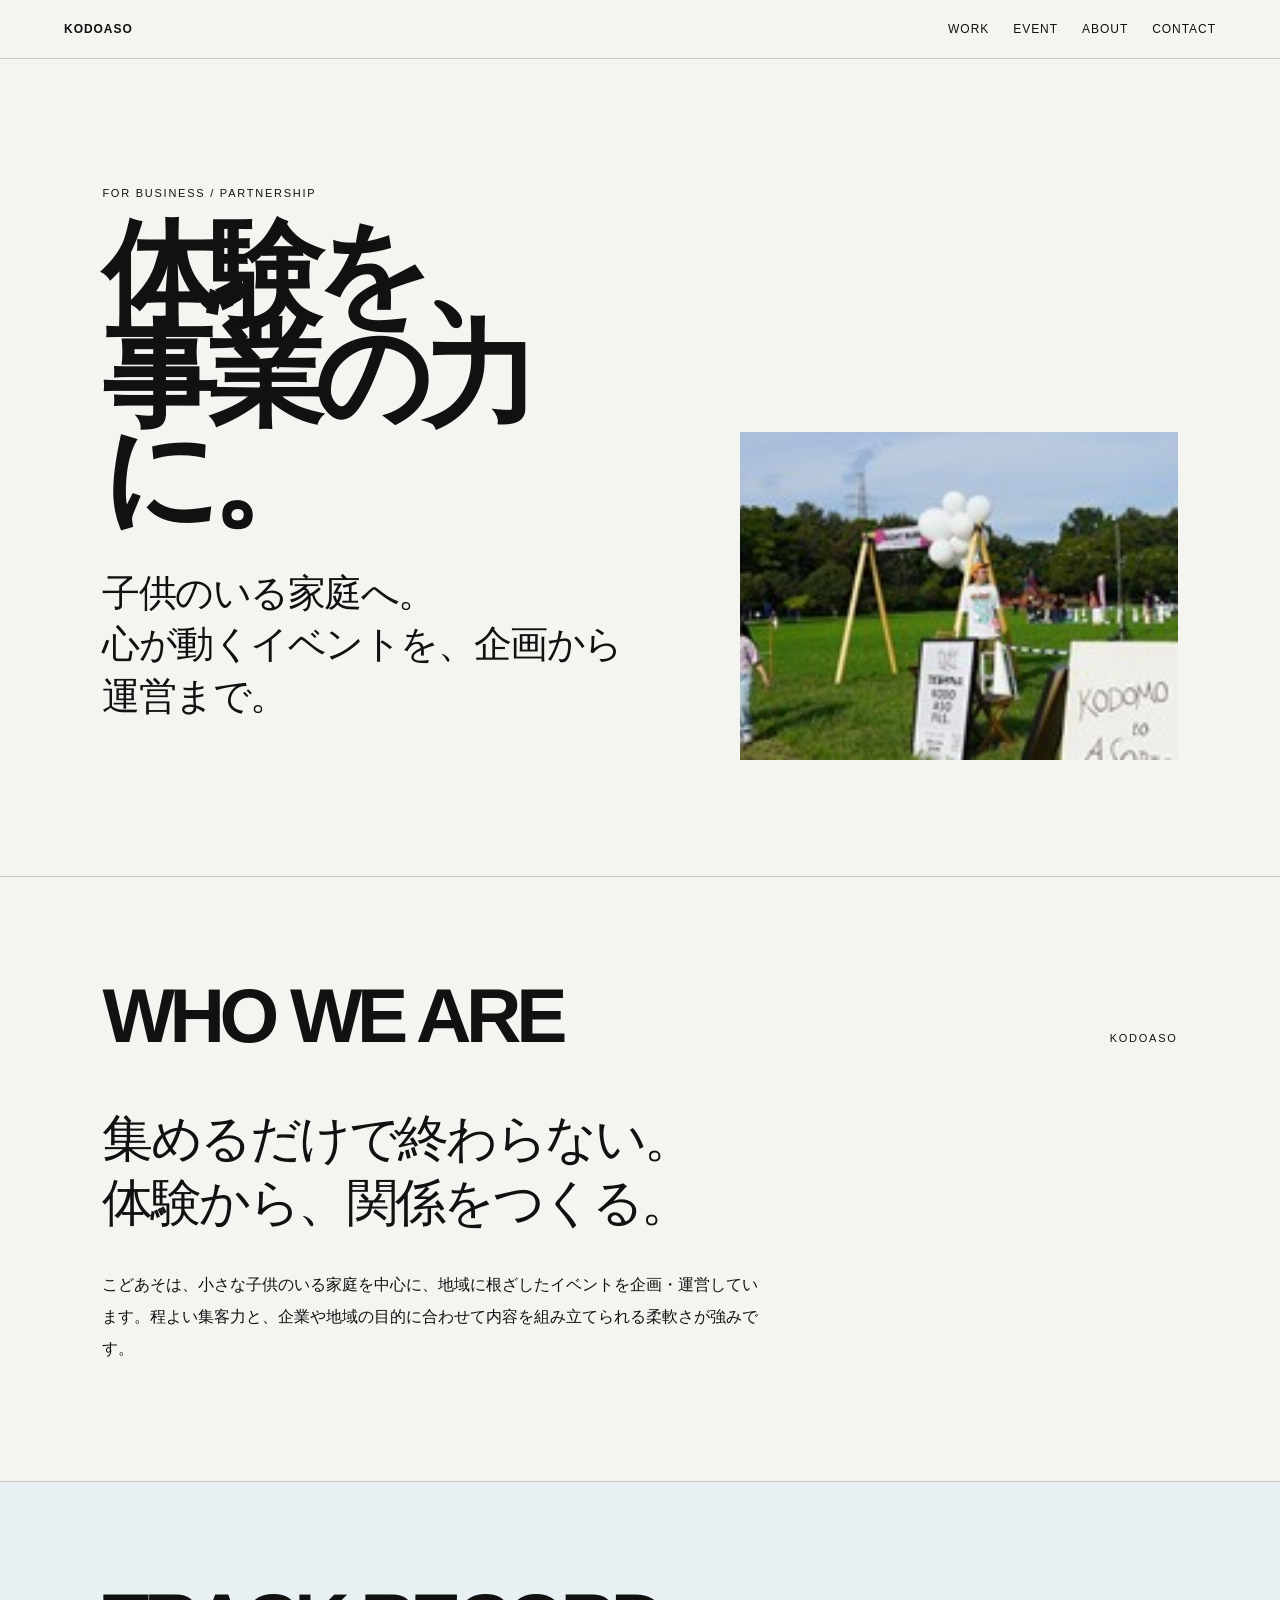
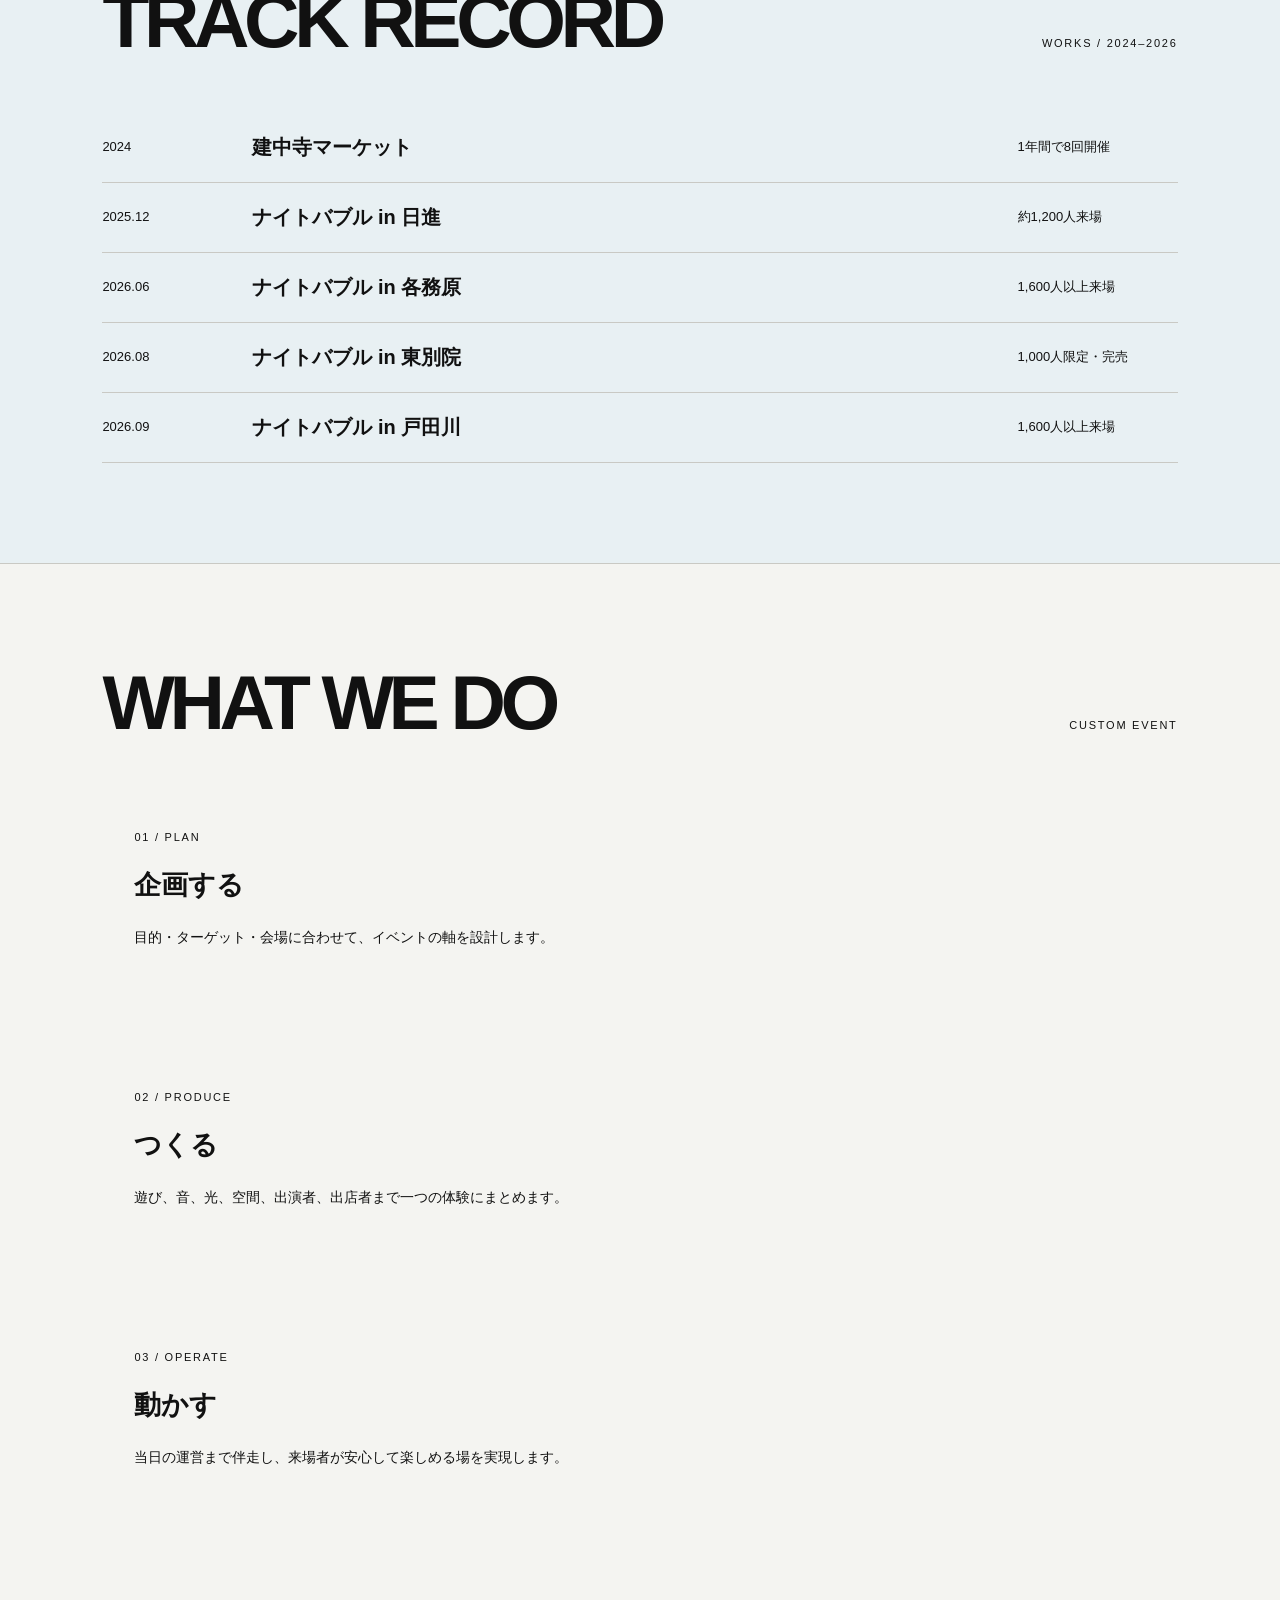
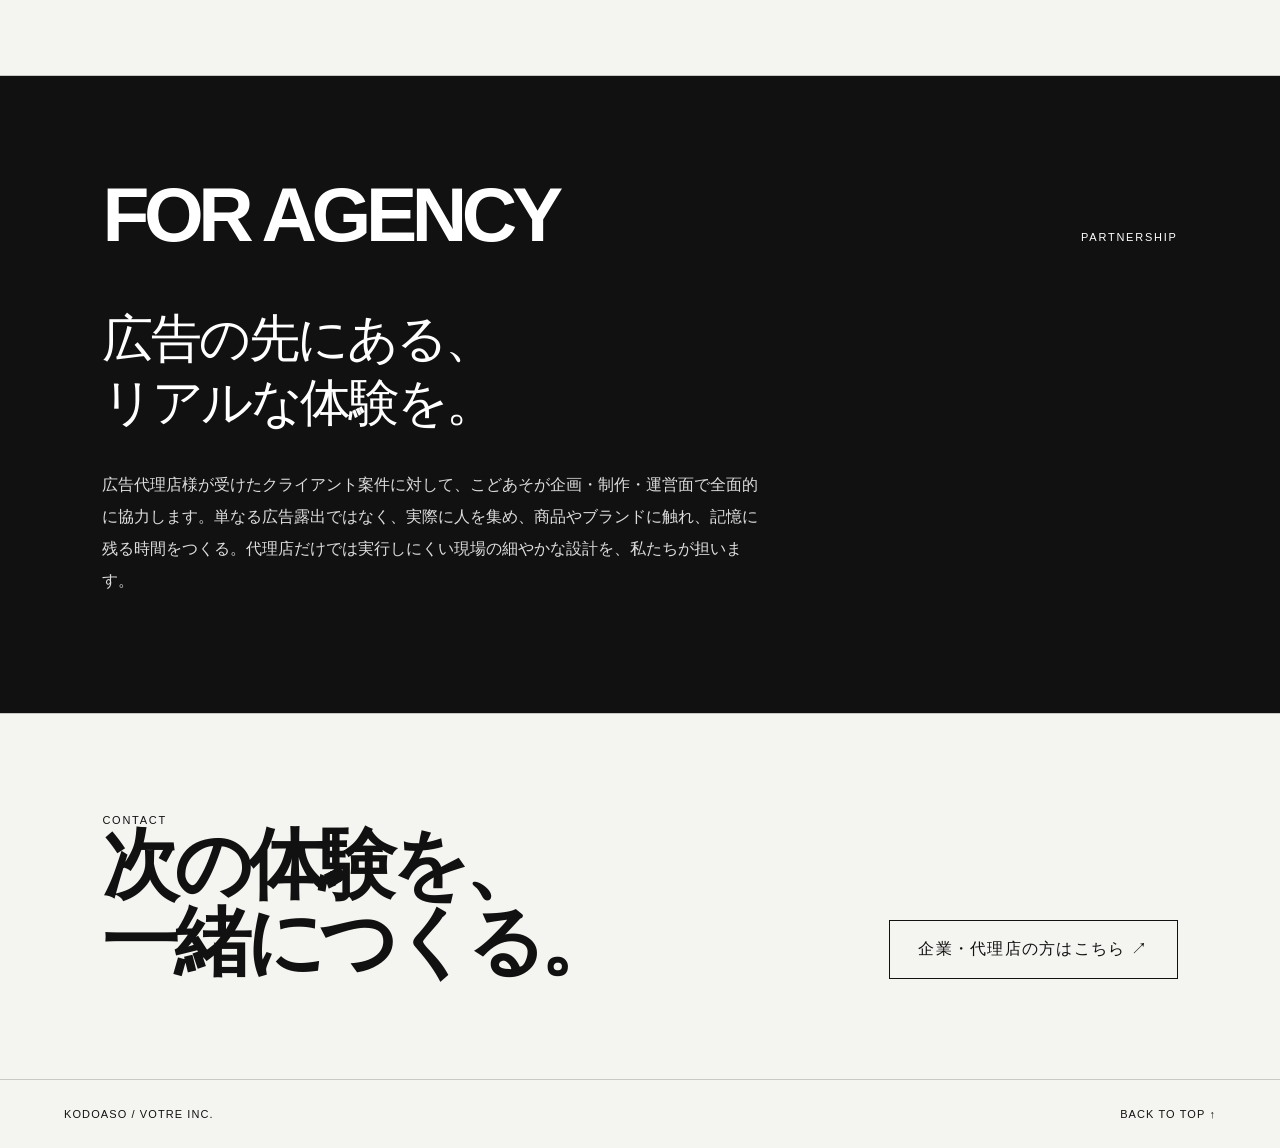
<file: company/index.html>
<!doctype html>
<html lang="ja">
<head>
<meta charset="utf-8"><meta name="viewport" content="width=device-width, initial-scale=1">
<title>FOR BUSINESS | KODOASO</title>
<style>
:root{--ink:#111;--paper:#f4f4f1;--line:#c9c9c4;--blue:#e8f0f3}*{box-sizing:border-box}body{margin:0;background:var(--paper);color:var(--ink);font-family:Arial,"Noto Sans JP",sans-serif}a{color:inherit;text-decoration:none}.header{display:flex;justify-content:space-between;padding:22px 5vw;border-bottom:1px solid var(--line);font-size:12px;letter-spacing:.08em}.nav{display:flex;gap:24px}.hero{padding:10vw 8vw 9vw;display:grid;grid-template-columns:1.1fr .9fr;gap:8vw;align-items:end;border-bottom:1px solid var(--line)}.label{font-size:11px;letter-spacing:.16em}.hero h1{font-size:clamp(52px,9vw,130px);line-height:.88;letter-spacing:-.08em;margin:25px 0}.lead{font-size:clamp(22px,3vw,42px);line-height:1.35;letter-spacing:-.04em}.hero img{width:100%;aspect-ratio:4/3;object-fit:cover}.section{padding:100px 8vw;border-bottom:1px solid var(--line)}.section-head{display:flex;justify-content:space-between;align-items:baseline;margin-bottom:54px}.section h2{font-size:clamp(42px,6vw,88px);line-height:1;letter-spacing:-.07em;margin:0}.intro{font-size:clamp(26px,4vw,58px);line-height:1.25;letter-spacing:-.05em;margin:0 0 34px}.body{max-width:660px;font-size:16px;line-height:2}..cards{display:grid;grid-template-columns:repeat(3,1fr);gap:1px;background:var(--line)}.card{background:var(--paper);padding:32px;min-height:260px}.card h3{font-size:27px;margin:22px 0}.card p{line-height:1.8;font-size:14px}.history{background:var(--blue)}.history .card{background:var(--blue)}.record{display:grid;grid-template-columns:130px 1fr 160px;gap:20px;padding:21px 0;border-bottom:1px solid var(--line);align-items:center}.record strong{font-size:20px}.record span{font-size:13px;line-height:1.6}.partner{background:var(--ink);color:#fff}.partner h2{color:#fff}.partner .body{color:#ddd}.contact{display:flex;justify-content:space-between;align-items:end;gap:40px}.button{display:inline-block;border:1px solid var(--ink);padding:18px 28px;letter-spacing:.08em}.partner .button{border-color:#fff}.footer{display:flex;justify-content:space-between;padding:28px 5vw;font-size:11px;letter-spacing:.1em}@media(max-width:700px){.nav{gap:12px;font-size:10px}.hero{grid-template-columns:1fr;padding:72px 7vw 64px;gap:38px}.hero h1{font-size:clamp(52px,16vw,86px)}.section{padding:68px 7vw}.section-head{margin-bottom:34px}.cards{grid-template-columns:1fr}.card{min-height:0}.record{grid-template-columns:1fr 1fr;gap:8px}.record strong{grid-column:1/-1}.record span:last-child{text-align:right}.contact{display:block}.contact .button{margin-top:28px;width:100%;text-align:center}.footer{display:block;line-height:2}}
</style></head>
<body><header class="header"><a href="../homepage-preview.html"><strong>KODOASO</strong></a><nav class="nav"><a href="../homepage-preview.html#work">WORK</a><a href="../service/event-index-complete.html">EVENT</a><a href="../homepage-preview.html#about">ABOUT</a><a href="#contact">CONTACT</a></nav></header>
<main><section class="hero"><div><div class="label">FOR BUSINESS / PARTNERSHIP</div><h1>体験を、<br>事業の力に。</h1><p class="lead">子供のいる家庭へ。<br>心が動くイベントを、企画から運営まで。</p></div><img src="../service/event-assets/work/kodomoaso-fes.jpg" alt="こどあそのイベント風景"></section>
<section class="section"><div class="section-head"><h2>WHO WE ARE</h2><span class="label">KODOASO</span></div><p class="intro">集めるだけで終わらない。<br>体験から、関係をつくる。</p><p class="body">こどあそは、小さな子供のいる家庭を中心に、地域に根ざしたイベントを企画・運営しています。程よい集客力と、企業や地域の目的に合わせて内容を組み立てられる柔軟さが強みです。</p></section>
<section class="section history"><div class="section-head"><h2>TRACK RECORD</h2><span class="label">WORKS / 2024–2026</span></div><div class="record"><span>2024</span><strong>建中寺マーケット</strong><span>1年間で8回開催</span></div><div class="record"><span>2025.12</span><strong>ナイトバブル in 日進</strong><span>約1,200人来場</span></div><div class="record"><span>2026.06</span><strong>ナイトバブル in 各務原</strong><span>1,600人以上来場</span></div><div class="record"><span>2026.08</span><strong>ナイトバブル in 東別院</strong><span>1,000人限定・完売</span></div><div class="record"><span>2026.09</span><strong>ナイトバブル in 戸田川</strong><span>1,600人以上来場</span></div></section>
<section class="section"><div class="section-head"><h2>WHAT WE DO</h2><span class="label">CUSTOM EVENT</span></div><div class="cards"><article class="card"><span class="label">01 / PLAN</span><h3>企画する</h3><p>目的・ターゲット・会場に合わせて、イベントの軸を設計します。</p></article><article class="card"><span class="label">02 / PRODUCE</span><h3>つくる</h3><p>遊び、音、光、空間、出演者、出店者まで一つの体験にまとめます。</p></article><article class="card"><span class="label">03 / OPERATE</span><h3>動かす</h3><p>当日の運営まで伴走し、来場者が安心して楽しめる場を実現します。</p></article></div></section>
<section class="section partner"><div class="section-head"><h2>FOR AGENCY</h2><span class="label">PARTNERSHIP</span></div><p class="intro">広告の先にある、<br>リアルな体験を。</p><p class="body">広告代理店様が受けたクライアント案件に対して、こどあそが企画・制作・運営面で全面的に協力します。単なる広告露出ではなく、実際に人を集め、商品やブランドに触れ、記憶に残る時間をつくる。代理店だけでは実行しにくい現場の細やかな設計を、私たちが担います。</p></section>
<section class="section contact" id="contact"><div><div class="label">CONTACT</div><h2>次の体験を、<br>一緒につくる。</h2></div><a class="button" href="mailto:kodoasomkt@gmail.com">企業・代理店の方はこちら ↗</a></section></main>
<footer class="footer"><span>KODOASO / VOTRE INC.</span><a href="../homepage-preview.html">BACK TO TOP ↑</a></footer></body></html>
</file>
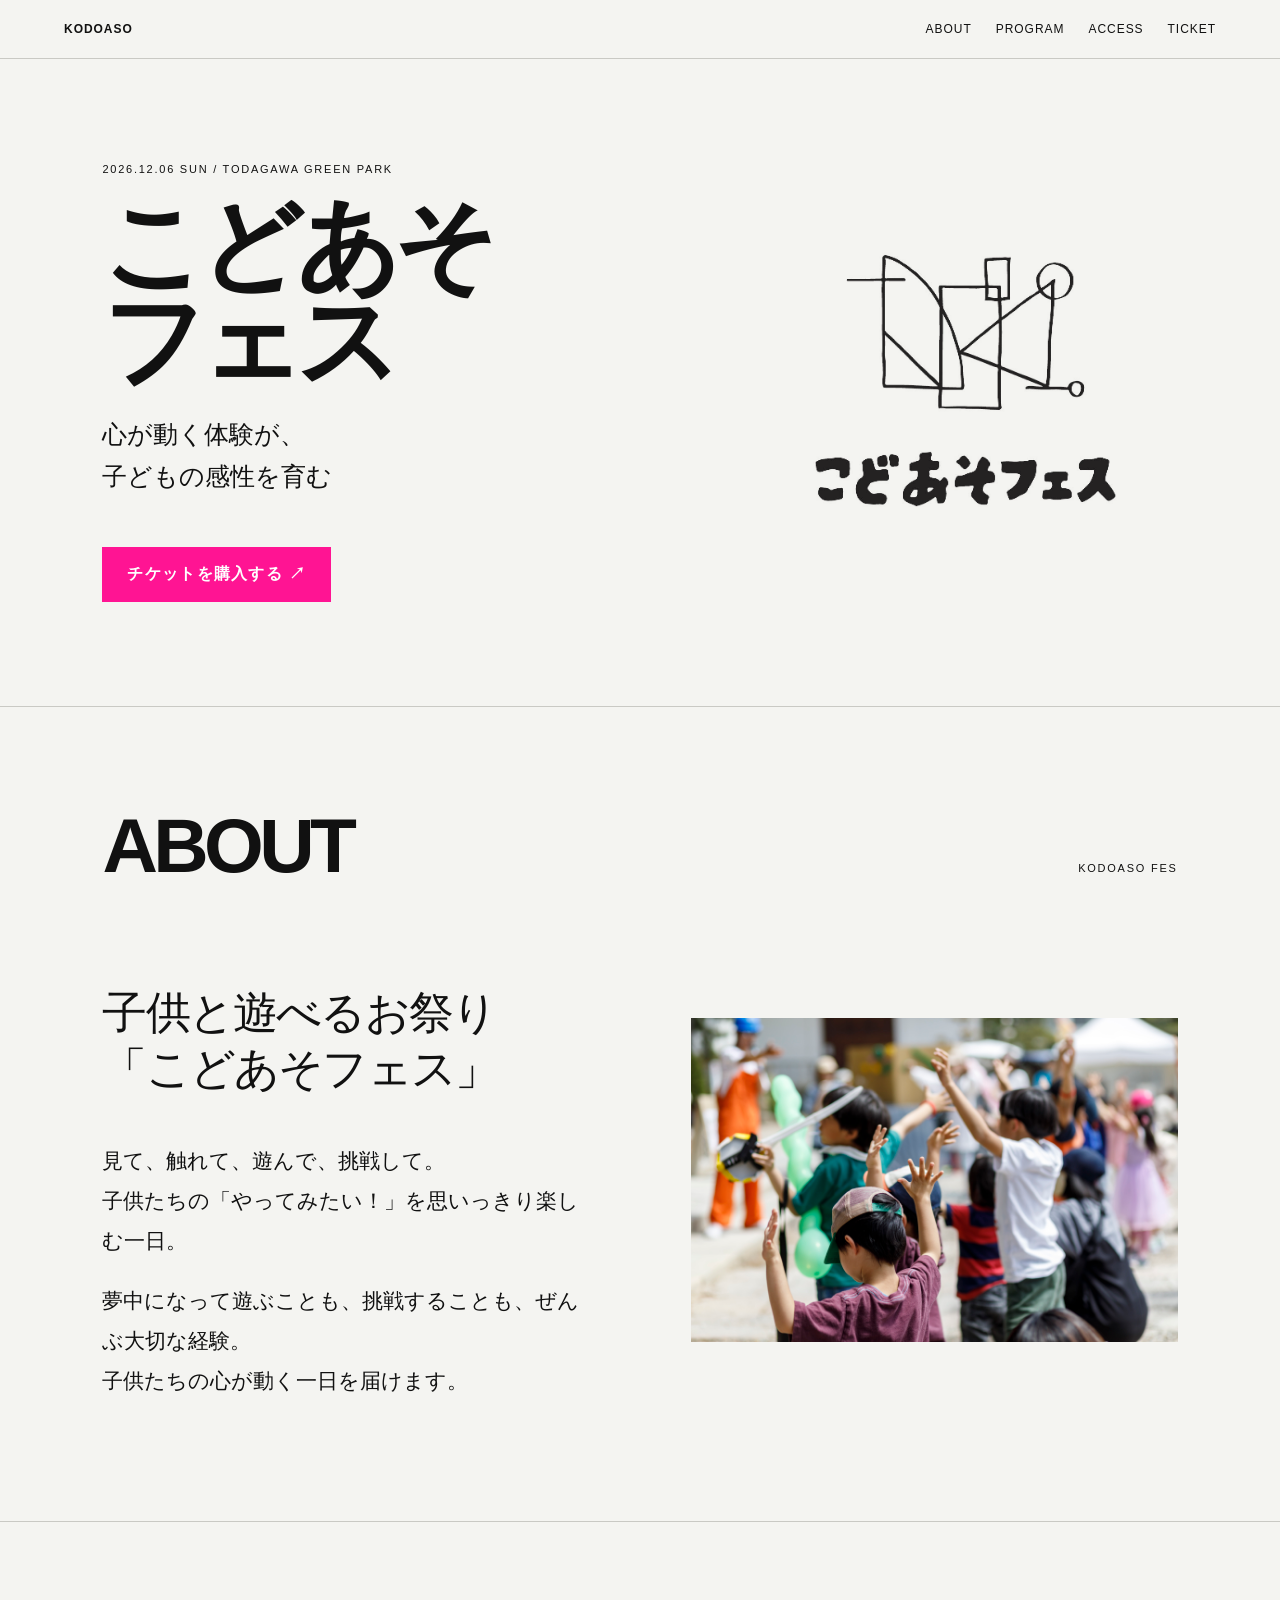
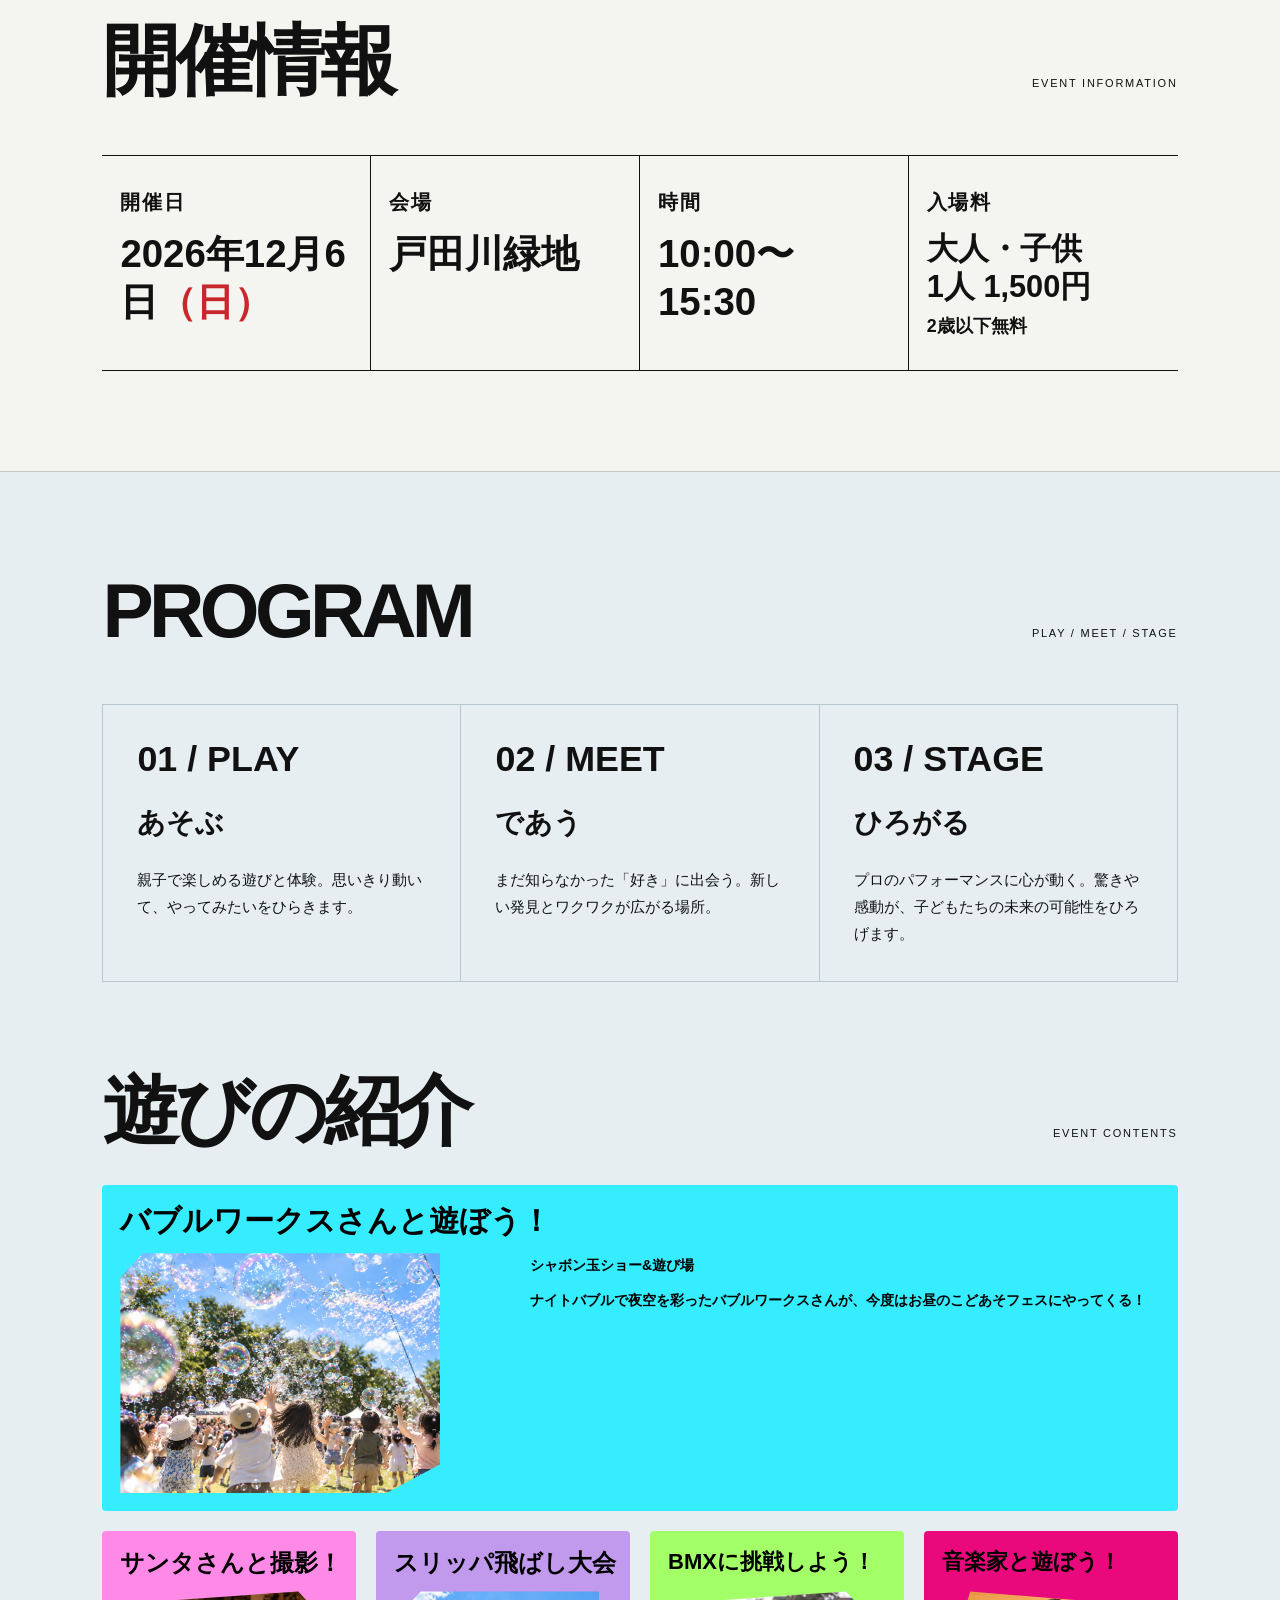
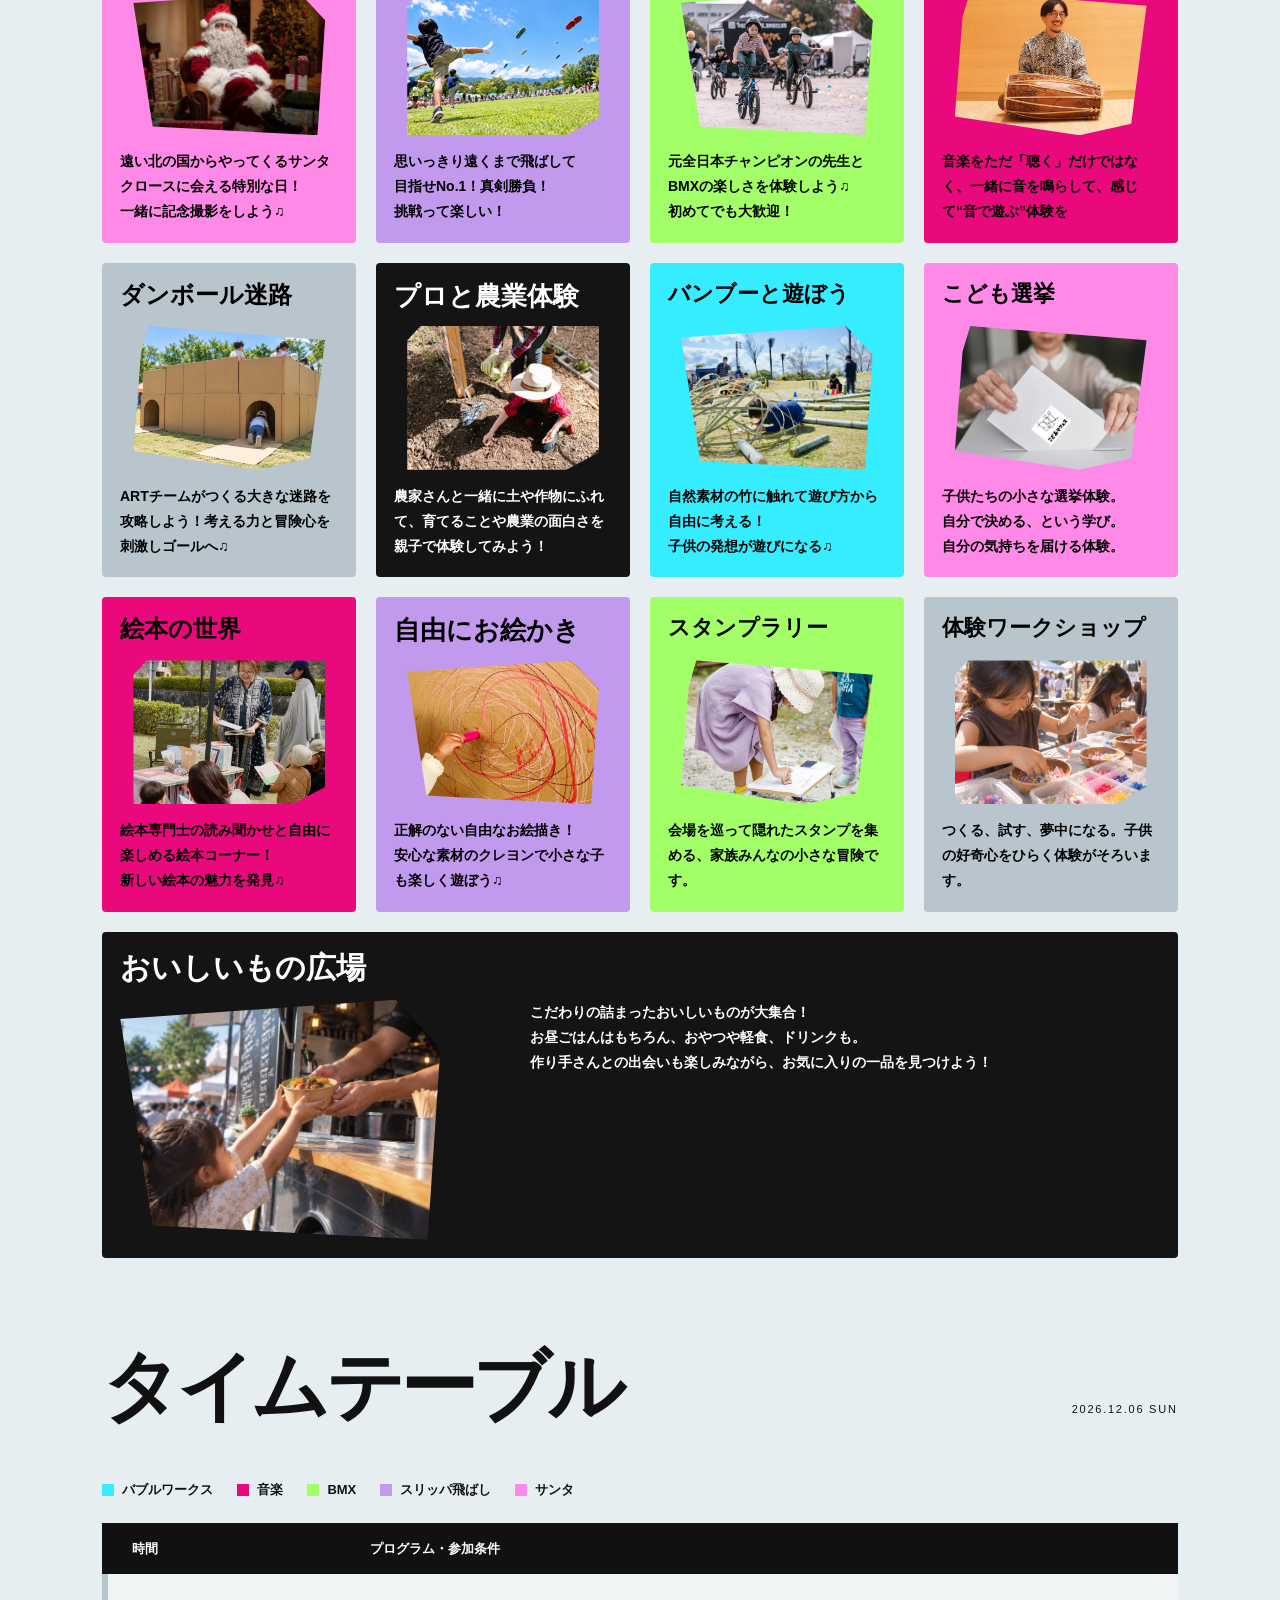
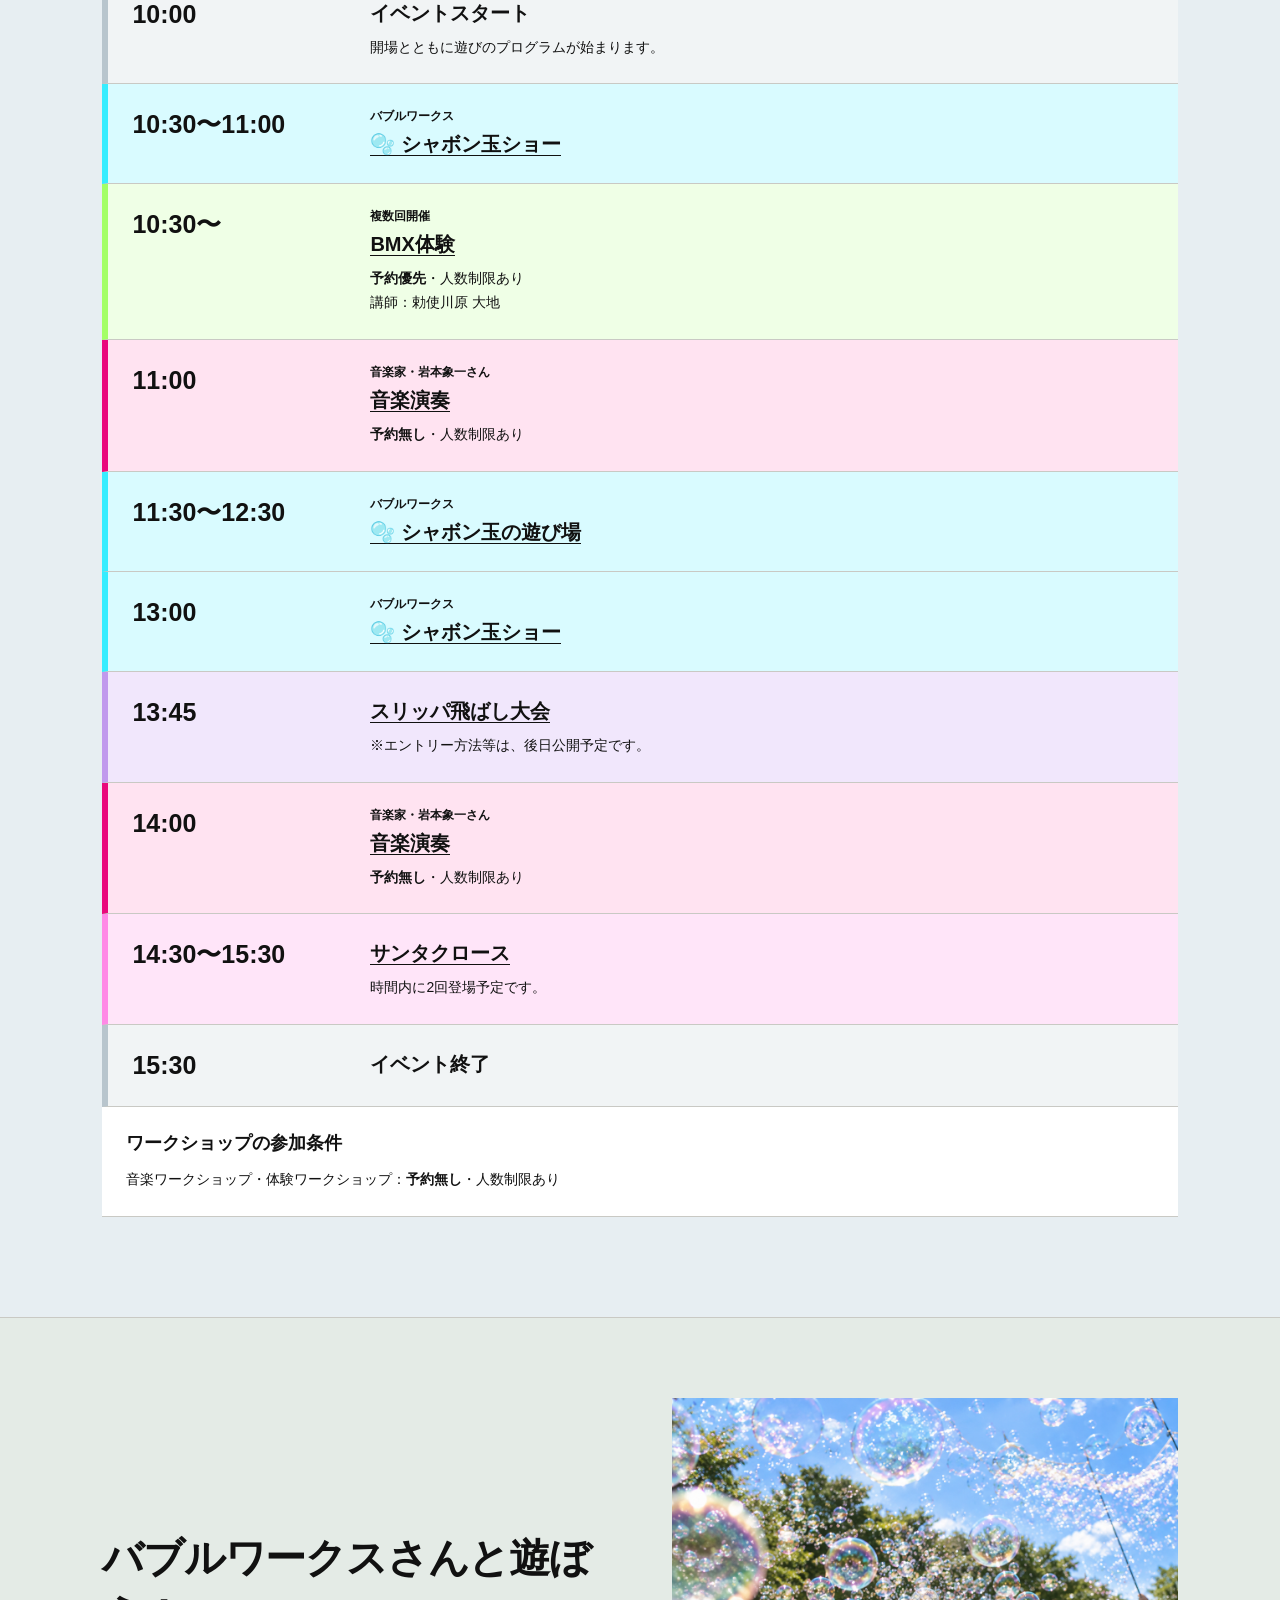
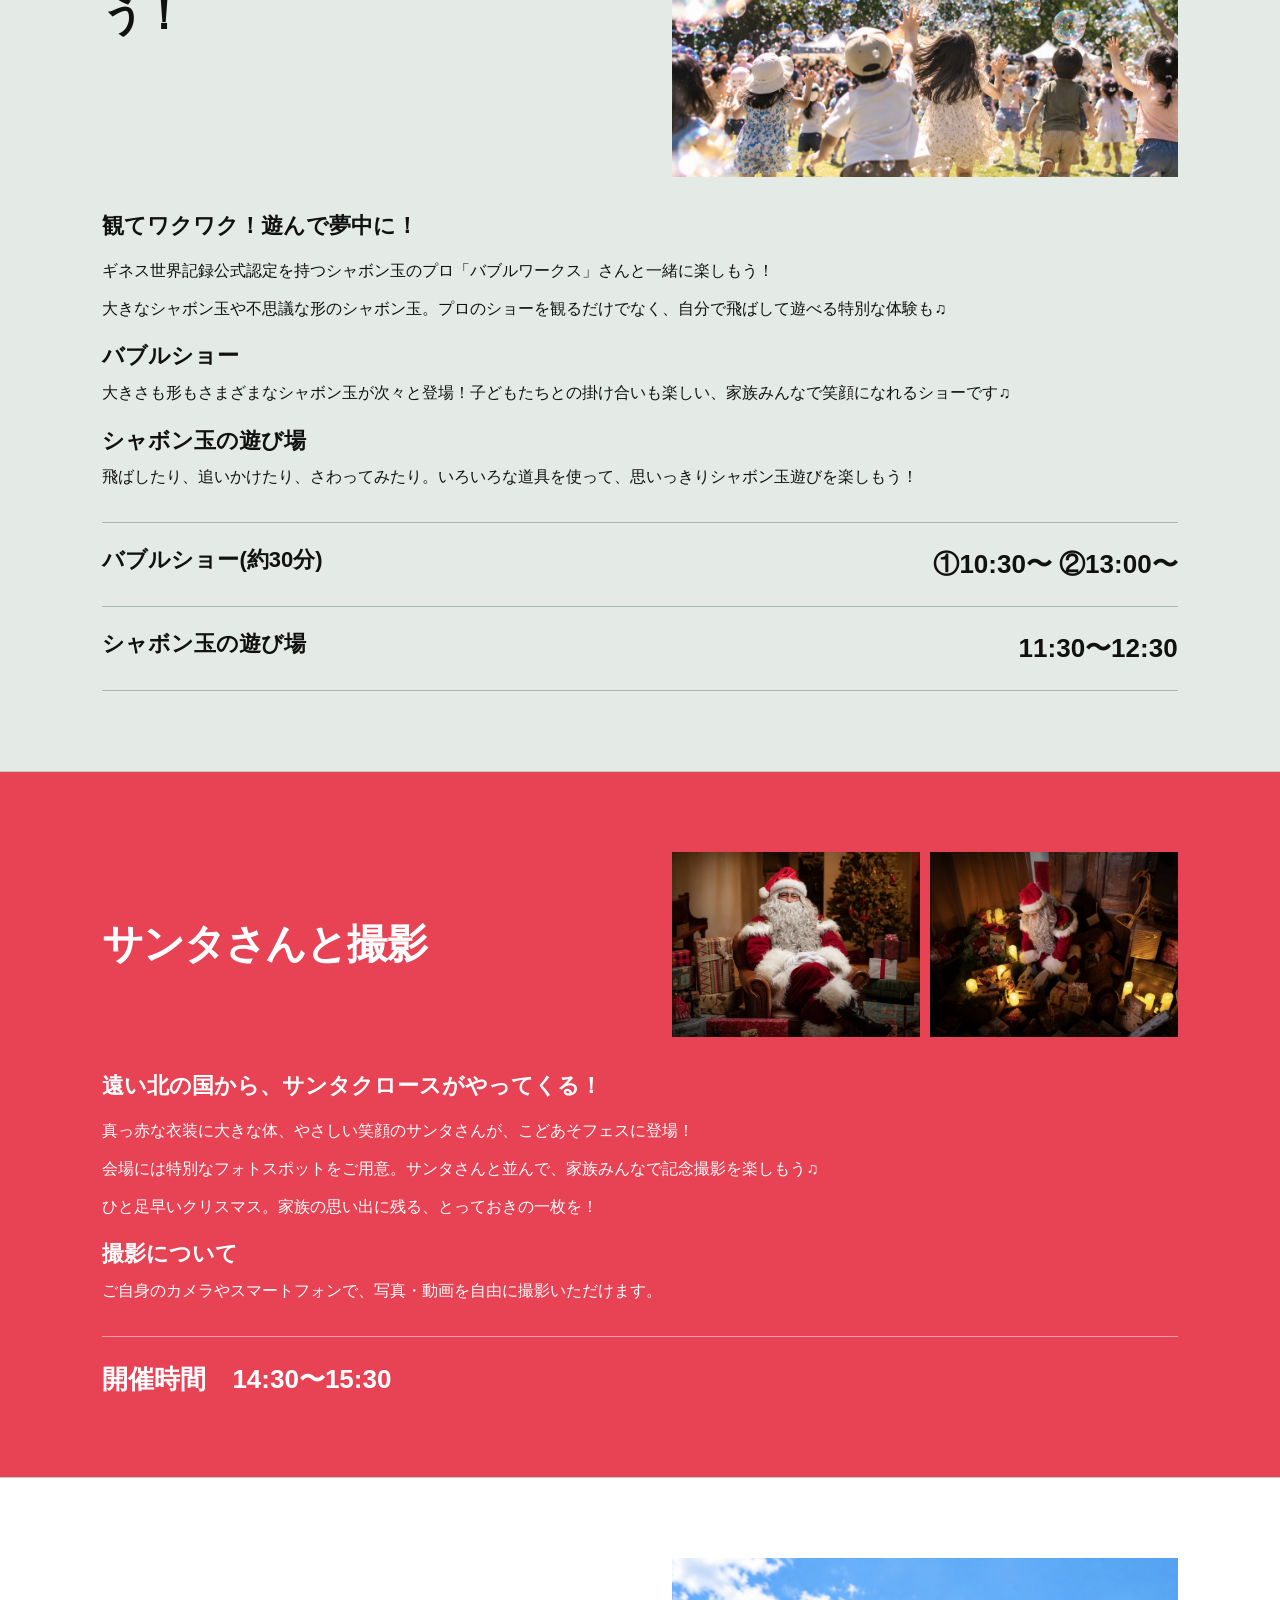
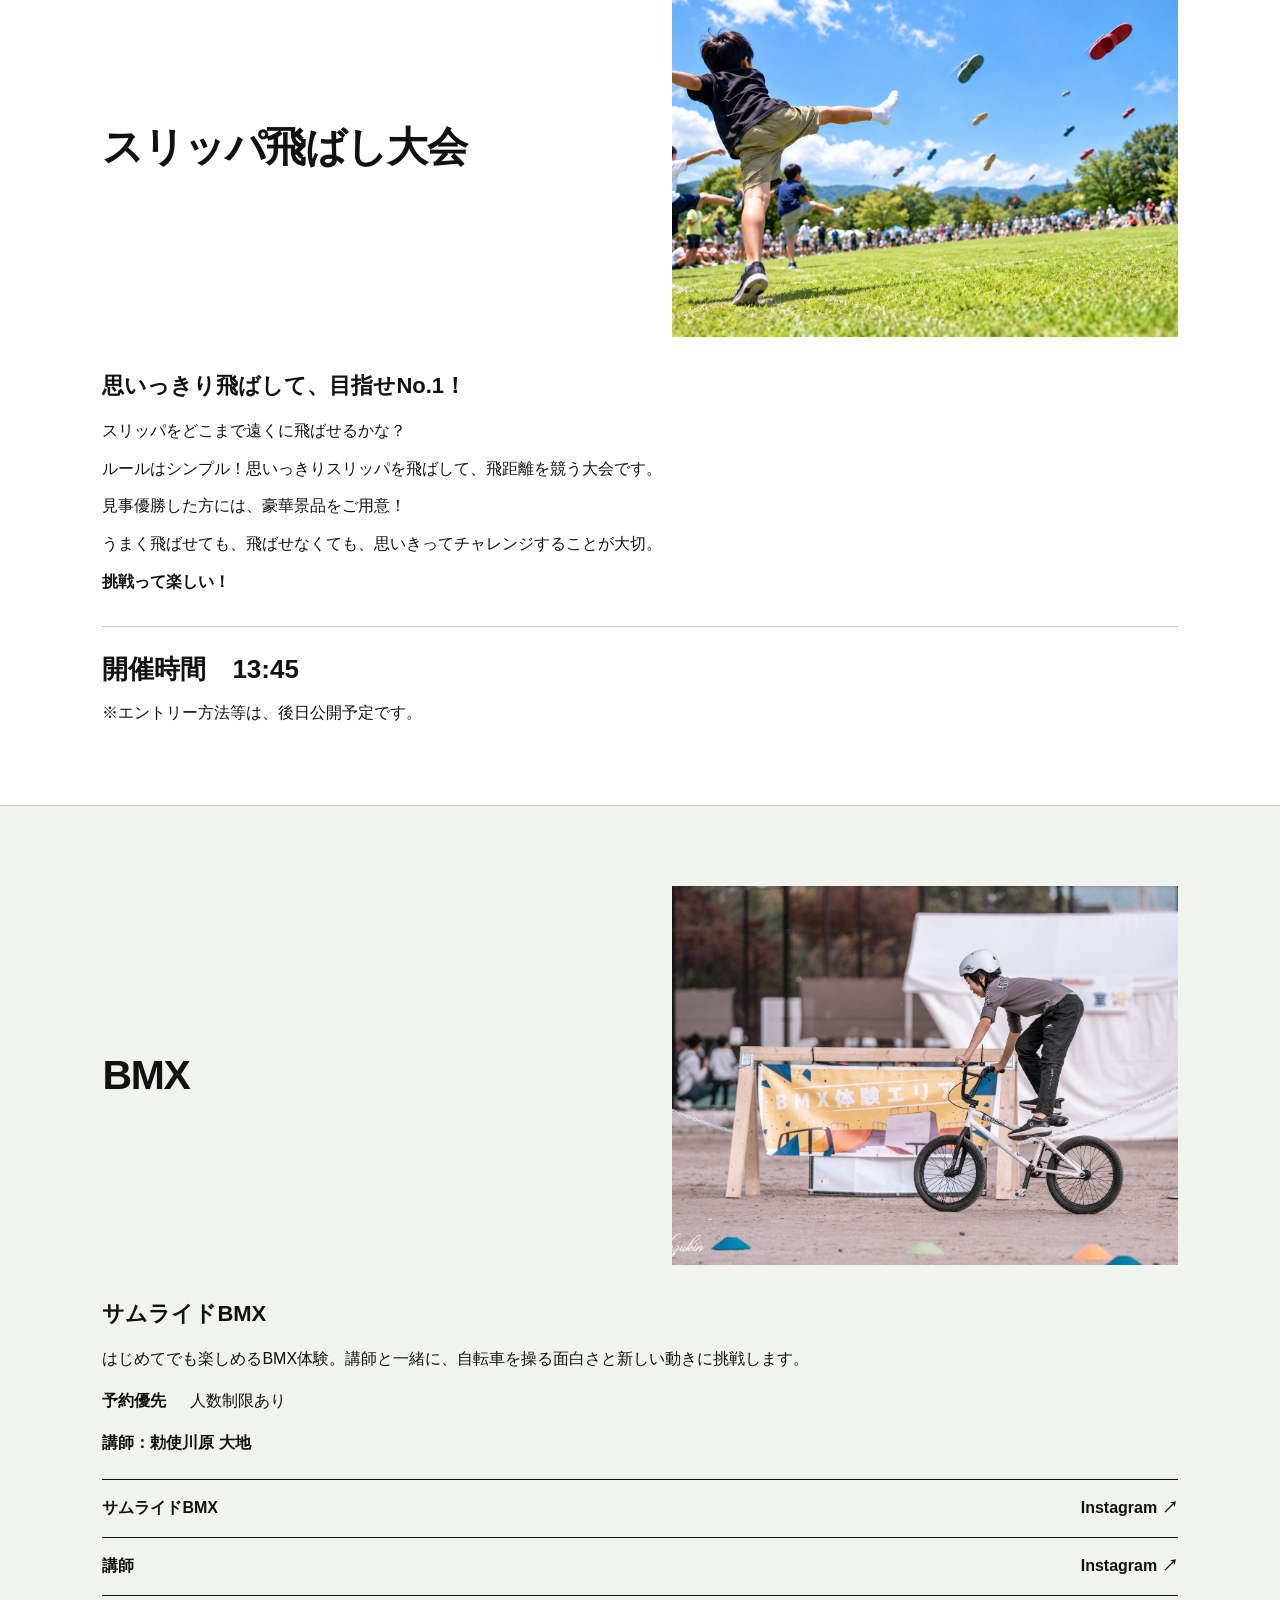
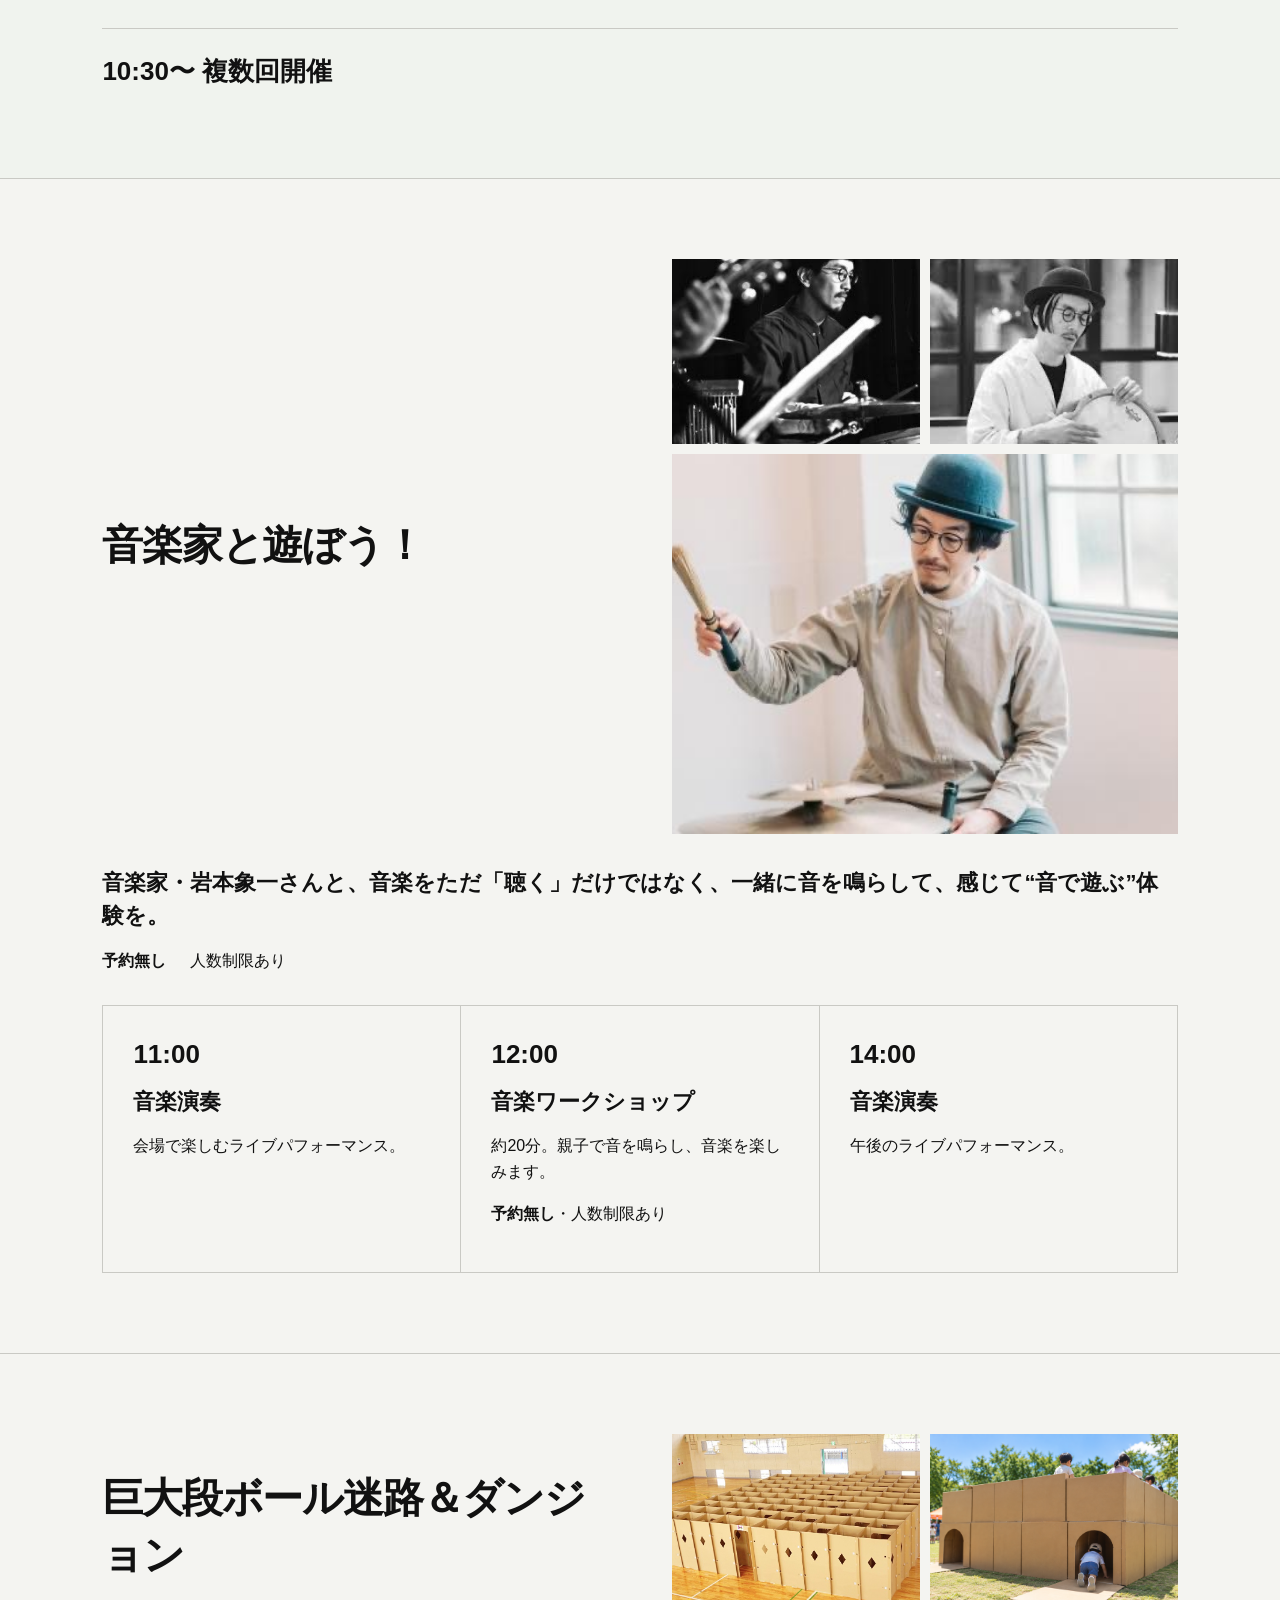
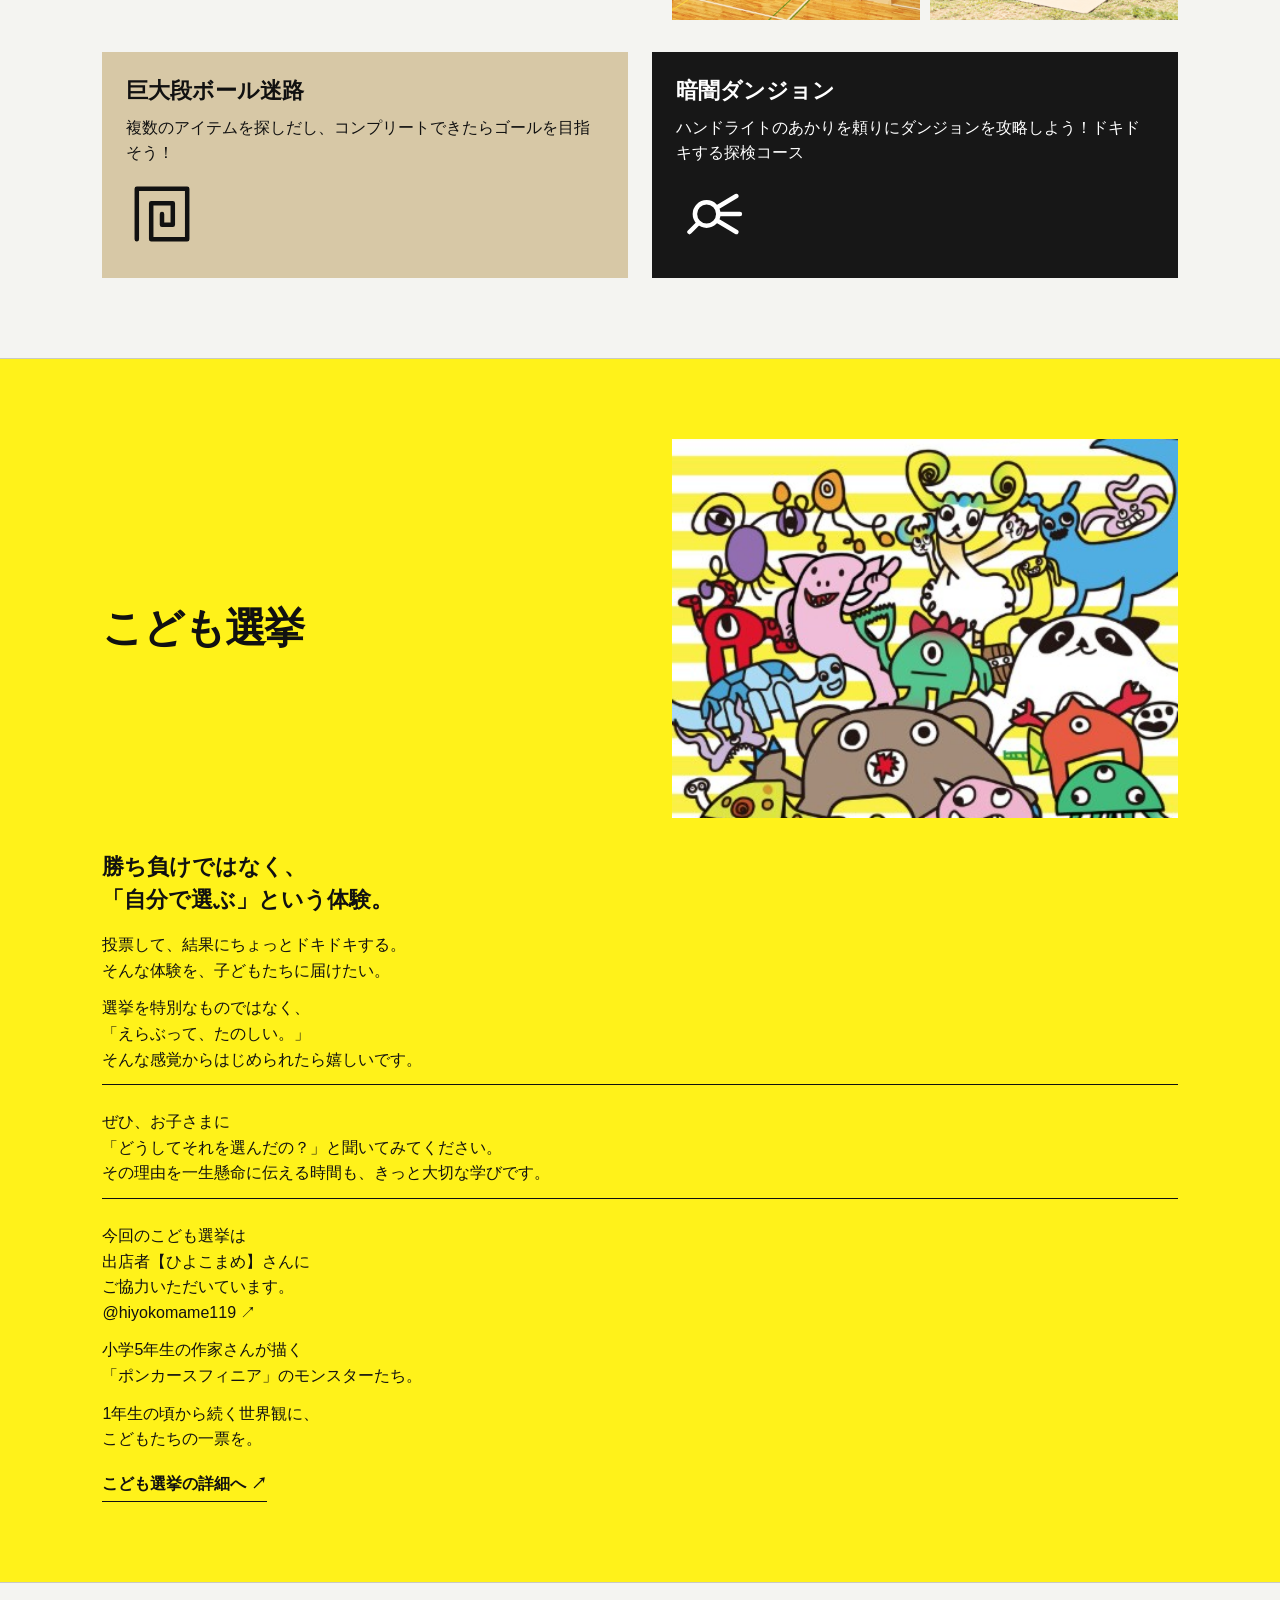
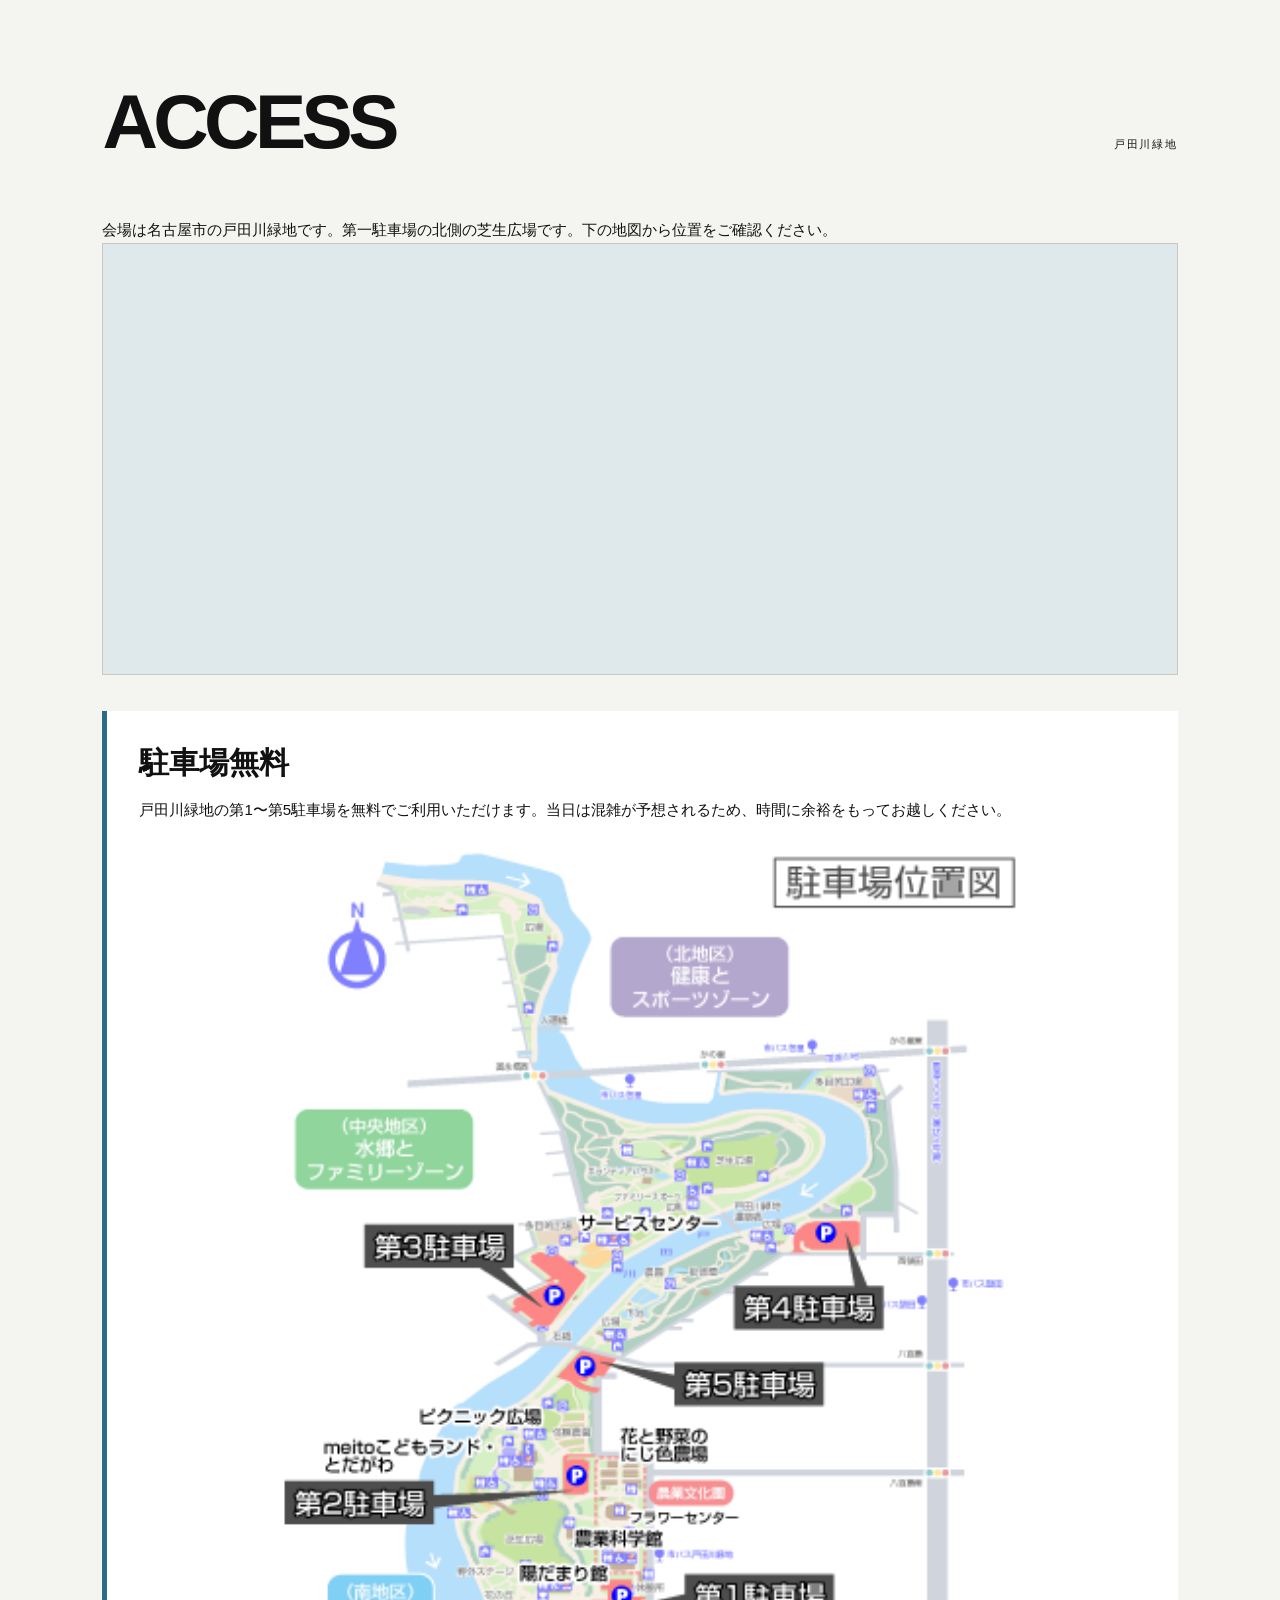
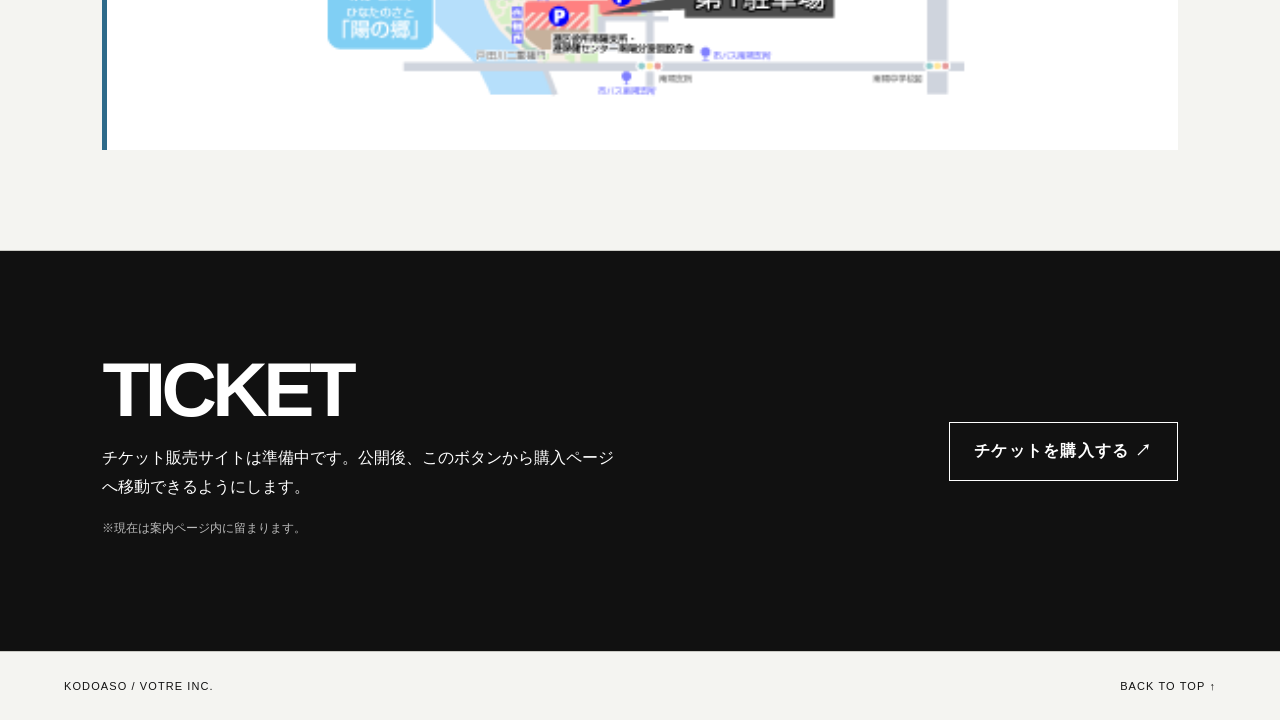
<file: events/kodomoaso-fes-2026/index.html>
<!doctype html>
<html lang="ja">
<head>
<meta charset="utf-8">
<meta name="viewport" content="width=device-width, initial-scale=1">
<title>こどあそFES in 戸田川緑地 | KODOASO</title>
<style>
:root{--ink:#111;--paper:#f4f4f1;--line:#c9c9c4;--blue:#e7eef2;--blue-deep:#2d6a8a}
*{box-sizing:border-box}
html{scroll-behavior:smooth}
body{margin:0;background:var(--paper);color:var(--ink);font-family:Arial,"Noto Sans JP",sans-serif}
a{color:inherit;text-decoration:none}
.site-header{display:flex;justify-content:space-between;padding:22px 5vw;border-bottom:1px solid var(--line);font-size:12px;letter-spacing:.08em}
.brand{font-weight:800}
.nav{display:flex;gap:24px}
.hero{min-height:72vh;display:grid;grid-template-columns:1.1fr .9fr;gap:7vw;align-items:center;padding:8vw;border-bottom:1px solid var(--line)}
.eyebrow,.label{font-size:11px;letter-spacing:.16em}
.hero h1{font-size:clamp(44px,8vw,116px);line-height:.92;letter-spacing:-.07em;margin:24px 0}
.hero h1 span{display:block}
.hero-copy{font-size:clamp(17px,2vw,25px);line-height:1.7;max-width:620px}
.hero-art img{width:min(100%,430px);display:block;margin:auto;mix-blend-mode:multiply}
.hero-ticket{display:inline-flex;margin-top:24px;padding:16px 24px;border:1px solid #ff1493;background:#ff1493;color:#fff;font-weight:700;letter-spacing:.08em}
.hero-ticket:hover{background:#111;border-color:#111;color:#fff}
.section{padding:100px 8vw;border-bottom:1px solid var(--line)}
.section-head{display:flex;justify-content:space-between;align-items:baseline;gap:24px;margin-bottom:56px}
.section h2,.japanese-heading{font-size:clamp(38px,6vw,88px);letter-spacing:-.06em;line-height:1;margin:0}
.intro{font-size:clamp(24px,3.5vw,48px);line-height:1.25;letter-spacing:-.04em;max-width:780px}
.about-layout{display:grid;grid-template-columns:1fr 1fr;gap:8vw;align-items:center}
.about-copy{max-width:720px;margin-top:30px}
.about-copy p{font-size:clamp(16px,1.7vw,21px);line-height:1.9;margin:0 0 20px}
.about-image{width:100%;aspect-ratio:3/2;object-fit:cover;display:block}
.facts{display:grid;grid-template-columns:repeat(4,minmax(0,1fr));border-top:1px solid var(--ink);border-bottom:1px solid var(--ink)}
.fact{padding:32px 18px;border-right:1px solid var(--ink)}
.fact:last-child{border-right:0}
.fact small{display:block;font-size:clamp(17px,1.6vw,24px);font-weight:700;letter-spacing:.08em;margin-bottom:14px}
.fact strong{font-size:clamp(25px,3vw,46px);line-height:1.25}
.fact.admission strong{font-size:clamp(21px,2.4vw,36px)}
.admission-note{display:block;font-size:.58em;margin-top:9px}
.event-day{color:#c9272c}
.mobile-break{display:none}
.program-section{background:var(--blue)}
.grid{display:grid;grid-template-columns:repeat(3,1fr);gap:1px;background:#b8c7ce;border:1px solid #b8c7ce}
.tile{background:var(--blue);padding:34px;min-height:230px}
.tile .label{display:block;font-size:clamp(22px,2.8vw,40px);font-weight:800;letter-spacing:0}
.tile b{display:block;font-size:28px;margin:24px 0}
.tile p,.access p{line-height:1.8;margin:0;font-size:15px}
.program-intro{margin-top:90px}
.program-intro .section-head{margin-bottom:36px}
.program-list{display:grid;grid-template-columns:repeat(4,minmax(0,1fr));gap:20px}
.program-item{--card-ink:#000;display:grid;grid-row:span 3;grid-template-rows:subgrid;gap:14px;min-width:0;padding:18px;border:0;border-radius:4px;color:var(--card-ink);text-decoration:none;line-height:1.5;overflow:hidden}
.program-item:focus-visible{outline:3px solid var(--ink);outline-offset:4px}
.svg-sprite{position:absolute;width:0;height:0;overflow:hidden}
.program-item:nth-child(7n+1){background:#36edff}
.program-item:nth-child(7n+2){background:#ff89e6}
.program-item:nth-child(7n+3){background:#e9097c}
.program-item:nth-child(7n+4){background:#c199ed}
.program-item:nth-child(7n+5){background:#a3ff67}
.program-item:nth-child(7n+6){background:#b8c5cd}
.program-item:nth-child(7n+7){--card-ink:#fff;background:#141414}
.program-item[href="#music"]{background:#e9097c}
.program-item[href="#slipper-contest"]{background:#c199ed}
.program-item[href="#bmx"]{background:#a3ff67}
.program-image-wrap{order:2;width:88%;aspect-ratio:4/3;align-self:start;overflow:hidden;background:transparent;margin:0 auto;clip-path:polygon(7% 0,100% 0,100% 88%,83% 100%,0 100%,0 10%)}
.program-item:nth-child(3n+2) .program-image-wrap{clip-path:polygon(0 8%,86% 0,100% 20%,96% 100%,10% 94%)}
.program-item:nth-child(3n) .program-image-wrap{clip-path:polygon(8% 0,100% 10%,92% 92%,65% 100%,0 87%,4% 18%)}
.program-item[href="#music"] .program-image-wrap{clip-path:polygon(8% 0,100% 10%,92% 92%,65% 100%,0 87%,4% 18%)}
.program-item[href="#slipper-contest"] .program-image-wrap{clip-path:polygon(7% 0,100% 0,100% 88%,83% 100%,0 100%,0 10%)}
.program-item[href="#bmx"] .program-image-wrap{clip-path:polygon(0 8%,86% 0,100% 20%,96% 100%,10% 94%)}
.program-image{display:block;width:100%;height:100%;object-fit:cover;transition:transform .35s ease}
.program-item:hover .program-image{transform:scale(1.025)}
.program-heading{order:1;align-self:start;min-width:0;container-type:inline-size;margin:0}
.program-heading strong{--title-size:26px;display:block;font-size:min(var(--title-size),calc(100cqw / var(--title-width,14)));font-weight:900;line-height:1.2;letter-spacing:0;white-space:nowrap}
.program-item:nth-child(4n+1) .program-heading strong{--title-size:22px}
.program-item:nth-child(4n+2) .program-heading strong{--title-size:24px}
.program-item:nth-child(4n+3) .program-heading strong{--title-size:26px}
.program-item:nth-child(4n+4) .program-heading strong{--title-size:22px}
.program-item small{order:3;display:block;min-width:0;container-type:inline-size;font-size:14px;font-weight:600;line-height:1.8;color:inherit}
.program-subtitle{display:block;font-size:min(14px,calc(100cqw / 14));font-weight:800;white-space:nowrap;margin-bottom:10px}
.program-item.program-featured{grid-column:1/-1;grid-row:span 1;grid-template-columns:minmax(0,.38fr) minmax(0,.62fr);grid-template-rows:auto auto;column-gap:24px;align-items:start}
.program-featured .program-heading{grid-column:1/-1;grid-row:1}
.program-item.program-featured .program-heading strong{--title-size:30px}
.program-featured .program-image-wrap{grid-column:1;grid-row:2;width:100%;max-width:320px;margin:0}
.program-featured small{grid-column:2;grid-row:2;align-self:start}
.schedule-legend{display:flex;flex-wrap:wrap;gap:12px 24px;list-style:none;padding:0;margin:0 0 24px;font-size:13px;font-weight:700}
.schedule-legend li{display:flex;align-items:center;gap:8px}
.schedule-legend li::before{content:"";width:12px;height:12px;background:var(--schedule-color);flex:none}
.schedule-gate{--schedule-color:#b8c5cd;--schedule-background:#f1f4f5}
.schedule-bubble{--schedule-color:#36edff;--schedule-background:#d9fbff}
.schedule-music{--schedule-color:#e9097c;--schedule-background:#ffe3f1}
.schedule-bmx{--schedule-color:#a3ff67;--schedule-background:#efffe6}
.schedule-slipper{--schedule-color:#c199ed;--schedule-background:#f1e7fc}
.schedule-santa{--schedule-color:#ff89e6;--schedule-background:#ffe5f9}
.schedule{border-top:1px solid var(--ink)}
.schedule-head,.schedule-row{display:grid;grid-template-columns:210px minmax(0,1fr);gap:28px;align-items:start}
.schedule-head{padding:16px 24px 16px 30px;background:var(--ink);color:#fff;font-size:13px;font-weight:700}
.schedule-row{padding:24px;border-left:6px solid var(--schedule-color);border-bottom:1px solid #c9c9c4;background:var(--schedule-background)}
.schedule-row time{font-size:25px;font-weight:800;line-height:1.3;letter-spacing:0}
.schedule-row strong{display:block;font-size:20px;line-height:1.5}
.schedule-row p{margin:8px 0 0;line-height:1.7;font-size:14px}
.schedule-type{display:block;font-size:12px;font-weight:700;margin-bottom:4px}
.schedule-name{border-bottom:1px solid currentColor}
.schedule-notes{padding:24px;background:#fff;border-bottom:1px solid var(--line)}
.schedule-notes h3{font-size:18px;margin:0 0 12px}
.schedule-notes p{font-size:14px;line-height:1.8;margin:0}
.participation-note{display:flex;flex-wrap:wrap;gap:12px 24px;margin:24px 0;font-size:16px;line-height:1.7}
.participation-note strong{font-weight:800}
.bmx-session{font-size:22px;font-weight:800;margin:24px 0 8px;line-height:1.5}
.bmx-instructor{font-size:17px;font-weight:700;margin:0 0 20px}
.feature-lead{font-size:clamp(18px,2.2vw,28px);line-height:1.65;max-width:900px;margin:0}
.bubble-section{background:#e4ebe6;color:var(--ink)}
.bubble-section h2{color:var(--ink);font-size:clamp(28px,3.5vw,48px);line-height:1.4;letter-spacing:-.03em}
.bubble-layout{display:grid;grid-template-columns:minmax(0,1fr) minmax(0,1fr);gap:5vw;align-items:start}
.bubble-photo{display:block;width:100%;aspect-ratio:4/3;object-fit:cover;margin:0}
.bubble-content p{font-size:16px;line-height:1.9;margin:0 0 24px}
.bubble-content h3{font-size:24px;line-height:1.4;margin:30px 0 12px}
.bubble-schedule{border-top:1px solid #aab8ad;margin-top:40px}
.bubble-slot{display:grid;grid-template-columns:minmax(0,1fr) auto;gap:24px;align-items:center;padding:22px 0;border-bottom:1px solid #aab8ad}
.bubble-slot time{font-size:clamp(22px,2.6vw,34px);font-weight:800}
.bubble-slot h3{font-size:22px;margin:3px 0 8px}
.bubble-slot p{color:#46534a;line-height:1.7;margin:0}
.contest-section{background:#fff}
.contest-section .section-head{align-items:flex-start}
.contest-mark{display:flex;align-items:center;gap:18px}
.contest-pictogram{display:block;width:104px;height:104px;object-fit:contain;flex:none}
.contest-callout{display:grid;grid-template-columns:1.15fr .85fr;gap:6vw;align-items:start;border-top:1px solid var(--ink);border-bottom:1px solid var(--ink);padding:44px 0}
.contest-layout{display:grid;grid-template-columns:minmax(0,1fr) minmax(0,1fr);gap:5vw;align-items:start}
.contest-photo{display:block;width:100%;aspect-ratio:4/3;object-fit:cover}
.contest-copy h3{font-size:clamp(20px,2.2vw,30px);line-height:1.5;margin:0 0 22px}
.contest-copy p{font-size:17px;line-height:1.8;margin:0 0 18px}
.contest-time{font-size:clamp(20px,2.6vw,30px);line-height:1.5;margin:36px 0 12px;padding-top:24px;border-top:1px solid var(--line)}
.contest-note{font-size:14px;line-height:1.8;margin:0}
.entry-box{background:#111;color:#fff;padding:30px}
.entry-box strong{display:block;font-size:clamp(26px,3vw,42px);margin-bottom:12px}
.entry-box p{margin:0;line-height:1.8}
.contest-start{padding-bottom:24px;margin-bottom:24px;border-bottom:1px solid #555}
.contest-start small{display:block;font-size:11px;letter-spacing:.16em;margin-bottom:8px}
.contest-start strong{font-size:clamp(50px,6vw,78px);line-height:1;margin:0}
.prize-grid{display:grid;grid-template-columns:1fr 1fr;gap:18px;margin-top:26px}
.prize-item{border:1px solid var(--line);padding:24px}
.prize-item small{display:block;font-weight:700;letter-spacing:.1em;margin-bottom:10px}
.prize-item b{font-size:20px;line-height:1.5}
.provisional{display:block;margin-top:10px;color:#666;font-size:12px}
.music-lead{font-size:clamp(22px,3vw,38px);line-height:1.5;max-width:860px}
.music-gallery{display:grid;grid-template-columns:repeat(3,1fr);gap:12px;margin:42px 0}
.music-gallery img{display:block;width:100%;aspect-ratio:4 / 3;object-fit:cover}
.music-grid{display:grid;grid-template-columns:repeat(3,1fr);gap:1px;background:var(--line);border:1px solid var(--line)}
.music-item{background:var(--paper);padding:30px}
.music-item time{display:block;font-size:28px;font-weight:800;margin-bottom:14px}
.music-item h3{font-size:22px;margin:0 0 10px}
.bmx-section{background:#f0f3ee}
.bmx-layout{display:grid;grid-template-columns:minmax(0,1.4fr) minmax(260px,.6fr);gap:64px;align-items:end}
.bmx-lead{font-size:clamp(25px,3.5vw,48px);font-weight:800;line-height:1.35;margin:0 0 20px}
.bmx-copy{max-width:720px;line-height:1.9;margin:0}
.bmx-links{border-top:1px solid var(--ink)}
.bmx-link{display:flex;justify-content:space-between;gap:20px;padding:18px 0;border-bottom:1px solid var(--ink);color:var(--ink);font-weight:700;text-decoration:none}
.bmx-link:hover{color:var(--blue-deep)}
.bmx-photo{display:block;width:100%;aspect-ratio:16 / 7;object-fit:cover;margin:0 0 42px}
.maze-section{padding-bottom:0}
.maze-options{display:grid;grid-template-columns:1fr 1fr;margin:0 -7vw}
.maze-option{min-height:360px;padding:58px 7vw}
.maze-option:first-child{background:#d7c8a6;color:var(--ink)}
.maze-option:last-child{background:#171717;color:#fff}
.maze-option .label{color:inherit}
.maze-section .section-head{align-items:flex-start}
.maze-section h2{font-size:40px;line-height:1.3;letter-spacing:0}
.maze-option h3{font-size:clamp(34px,4vw,62px);line-height:1.2;margin:0 0 20px}
.maze-option p{max-width:520px;margin:0;font-size:16px;line-height:1.9}
.maze-photo{display:block;width:100%;aspect-ratio:16 / 9;object-fit:cover;margin:32px 0 26px}
.maze-symbol{width:72px;height:72px}
.maze-symbol path,.maze-symbol rect,.maze-symbol circle{fill:none;stroke:currentColor;stroke-width:5;stroke-linecap:round;stroke-linejoin:round}
.santa-section{background:#e74355;color:#fff}
.santa-section .label{color:inherit}
.santa-layout{display:grid;grid-template-columns:minmax(0,.8fr) minmax(0,1.2fr);gap:56px;align-items:center}
.santa-lead{font-size:clamp(20px,2.2vw,30px);font-weight:800;line-height:1.5;margin:0 0 24px}
.santa-copy{font-size:17px;line-height:1.9;margin:0 0 20px;max-width:600px}
.santa-content h3{font-size:24px;line-height:1.4;margin:32px 0 12px}
.santa-time{font-size:clamp(20px,2.6vw,30px);line-height:1.5;margin:36px 0 0;padding-top:24px;border-top:1px solid rgba(255,255,255,.5)}
.santa-gallery{display:grid;grid-template-columns:1fr 1fr;gap:14px}
.santa-gallery img{display:block;width:100%;aspect-ratio:4 / 3;object-fit:cover}
.election-section{background:#fff21a}
.election-layout{display:grid;grid-template-columns:minmax(0,1fr) minmax(0,1fr);gap:56px;align-items:start}
.election-copy p{font-size:17px;line-height:1.9;margin:0 0 24px}
.election-copy .election-lead{font-size:32px;font-weight:800;line-height:1.5;letter-spacing:0;margin:0 0 28px}
.election-image{display:block;width:100%;height:auto}
.election-question{border-top:1px solid var(--ink);padding-top:24px}
.election-credit{border-top:1px solid var(--ink);padding-top:24px}
.election-detail-link{display:inline-block;font-weight:800;border-bottom:1px solid var(--ink);padding-bottom:6px;margin-top:10px}
.election-detail-link:focus-visible{outline:3px solid var(--ink);outline-offset:5px}
.access-copy{max-width:760px;margin-bottom:38px}
.map-wrap{border:1px solid var(--line);background:#dfe9ec}
.map-wrap iframe{display:block;width:100%;height:430px;border:0}
.parking{margin-top:36px;padding:32px;background:#fff;border-left:5px solid var(--blue-deep)}
.parking h3{margin:0 0 12px;font-size:30px}
.parking p{margin:0;line-height:1.8}
.parking-map{display:block;width:100%;max-width:760px;height:auto;margin:26px auto 0}
.ticket{background:var(--ink);color:#fff;display:flex;justify-content:space-between;align-items:center;gap:30px}
.ticket h2{color:#fff}
.ticket p{max-width:520px;line-height:1.8}
.ticket-button{display:inline-flex;justify-content:center;min-width:220px;padding:18px 24px;border:1px solid #fff;font-weight:bold;letter-spacing:.08em}
.ticket-button:hover{background:#fff;color:var(--ink)}
.note{font-size:12px;color:#bbb!important}
.footer{display:flex;justify-content:space-between;padding:28px 5vw;font-size:11px;letter-spacing:.1em}
@media(min-width:701px) and (max-width:1000px){
.program-list{grid-template-columns:repeat(2,minmax(0,1fr))}
}
@media(max-width:700px){.nav{gap:12px;font-size:10px}
.hero{min-height:auto;grid-template-columns:1fr;padding:68px 7vw;gap:42px}
.hero h1{font-size:clamp(48px,15vw,82px)}
.hero-art{order:-1}
.hero-art img{width:210px}
.section{padding:68px 7vw}
.section-head{align-items:flex-start;margin-bottom:34px}
.contest-section .section-head{flex-direction:column;gap:14px}
.contest-mark{width:100%;justify-content:space-between}
.contest-pictogram{width:76px;height:76px}
.mobile-break{display:block}
.grid,.facts,.about-layout,.music-grid,.contest-callout,.prize-grid,.bmx-layout,.maze-options,.santa-layout{grid-template-columns:1fr}
.bubble-layout,.contest-layout{gap:16px}
.contest-copy p{font-size:14px}
.bubble-content p{font-size:14px;line-height:1.8;margin-bottom:18px}
.bubble-content h3{font-size:18px;margin:20px 0 10px}
.program-list{grid-template-columns:repeat(2,minmax(0,1fr));gap:12px}
.program-item{padding:12px;gap:10px}
.program-image-wrap{width:88%;margin:0 auto}
.program-heading{display:block;margin:0}
.program-heading strong{--title-size:19px;line-height:1.25}
.program-item:nth-child(4n+1) .program-heading strong{--title-size:16px}
.program-item:nth-child(4n+2) .program-heading strong{--title-size:17px}
.program-item:nth-child(4n+3) .program-heading strong{--title-size:18px}
.program-item:nth-child(4n+4) .program-heading strong{--title-size:16px}
.program-item small{font-size:12px;line-height:1.75}
.program-subtitle{font-size:min(12px,calc(100cqw / 14));margin-bottom:8px}
.program-item.program-featured{column-gap:14px}
.program-item.program-featured .program-heading strong{--title-size:20px}
.music-gallery{grid-template-columns:1fr 1fr;gap:8px;margin:28px 0}
.music-gallery img:last-child{grid-column:1 / -1;aspect-ratio:16 / 9}
.program-intro .section-head,#timetable.section-head{flex-direction:column;gap:12px}
.about-layout{gap:30px}
.about-image{order:2}
.tile{min-height:0}
.maze-option{min-height:300px;padding:42px 7vw}
.santa-gallery{gap:8px}
.election-layout{grid-template-columns:1fr;gap:28px}
.election-section .section-head{flex-direction:column;gap:12px}
.election-copy .election-lead{font-size:24px}
.election-copy p{font-size:16px}
.fact{border-right:0;border-bottom:1px solid var(--ink)}
.fact:last-child{border-bottom:0}
.schedule-head{display:none}
.schedule-row{grid-template-columns:1fr;gap:12px;padding:20px 16px}
.schedule-row time{font-size:23px}
.schedule-row strong{font-size:18px}
.schedule-legend{gap:12px 18px}
.schedule-notes{padding:20px 16px}
.participation-note{font-size:15px;gap:8px 18px}
.maze-section .section-head{flex-direction:column;gap:12px}
.maze-section h2{font-size:28px}
.bubble-slot{grid-template-columns:1fr;gap:8px}
.map-wrap iframe{height:320px}
.ticket{display:block}
.ticket-button{width:100%;margin-top:28px}
.footer{display:block;line-height:2}
}
/* Shared activity details: consistent typography and spacing for every activity. */
.activity-detail{--detail-title-size:clamp(22px,3.2vw,44px);--detail-body-size:16px;--detail-heading-size:22px;--detail-time-size:26px;padding-block:80px}
.activity-head{display:grid;grid-template-columns:minmax(0,1fr) minmax(0,1fr);align-items:center;gap:5vw;margin-bottom:32px}
.activity-detail .activity-head h2{font-size:var(--detail-title-size);font-weight:800;line-height:1.4;letter-spacing:-.03em;overflow-wrap:anywhere}
.activity-media{display:grid;grid-template-columns:repeat(2,minmax(0,1fr));gap:10px;min-width:0}
.activity-media img{display:block;width:100%;aspect-ratio:4/3;object-fit:cover;margin:0}
.activity-media img:only-child{grid-column:1 / -1}
.activity-media img:nth-child(3){grid-column:1 / -1}
.activity-body{width:100%;min-width:0}
.activity-detail .activity-body p{font-size:var(--detail-body-size);line-height:1.6;margin:0 0 12px;max-width:none}
.activity-detail .activity-body h3{font-size:var(--detail-heading-size);font-weight:800;line-height:1.4;margin:20px 0 8px}
.activity-detail .activity-body h3:first-child{margin-top:0}
.activity-detail .activity-body .activity-lead{font-size:var(--detail-heading-size);font-weight:800;line-height:1.5;margin:0 0 16px;letter-spacing:0}
.activity-detail .activity-body .participation-note{font-size:var(--detail-body-size);line-height:1.6;margin:16px 0}
.activity-timing{margin-top:32px}
.activity-detail .activity-timing time,.activity-detail .activity-timing .santa-time,.activity-detail .activity-timing .contest-time,.activity-detail .activity-timing .bmx-session{font-size:var(--detail-time-size);font-weight:800;line-height:1.4}
.activity-detail .activity-timing h3{font-size:var(--detail-heading-size);font-weight:800;line-height:1.4;margin:0 0 8px}
.activity-detail .activity-timing p:not(.santa-time):not(.contest-time):not(.bmx-session){font-size:var(--detail-body-size);line-height:1.6}
.activity-timing .bubble-schedule,.activity-timing .santa-time,.activity-timing .contest-time,.activity-timing .music-grid{margin-top:0}
.activity-timing .bmx-session{border-top:1px solid var(--line);padding-top:24px;margin-top:0}
.activity-body .bmx-links{margin-top:24px}
.activity-detail .maze-options{margin:0;gap:24px}
.activity-detail .maze-option{min-height:0;padding:24px}
@media(max-width:700px){
.activity-detail{--detail-title-size:clamp(20px,5.6vw,30px);--detail-heading-size:20px;--detail-time-size:22px;padding-block:56px}
.activity-head{gap:16px;margin-bottom:28px}
.activity-media{gap:6px}
.activity-detail .mobile-break{display:none}
}
</style>
</head>
<body>
<svg class="svg-sprite" aria-hidden="true">
<symbol id="slipper-contest-icon" viewBox="0 0 160 160">
<rect width="160" height="160" fill="#fff"/>
<path d="M16 23h39l8 69c1 11 8 19 18 21l25-4c9-2 17 4 18 12 1 9-5 17-14 19l-34 7c-18 4-34-8-36-26z" fill="#111"/>
<g fill="none" stroke="#111" stroke-linecap="round" stroke-width="6"><path d="M86 101c6-20 17-36 33-48"/><path d="M98 106c7-19 17-31 30-40"/></g>
<g transform="translate(94 13) rotate(-12 35 27)"><path d="M3 39h72c4 0 5 5 2 7l-9 7c-3 2-7 3-11 3H9c-5 0-8-3-8-8v-5c0-2 1-3 2-4z" fill="#111"/><path d="M27 39l6-25h14c15 1 27 9 35 25z" fill="#111"/><path d="M8 44h64" fill="none" stroke="#fff" stroke-linecap="round" stroke-width="4"/></g>
<g fill="none" stroke="#111" stroke-linecap="round" stroke-width="5"><path d="m143 20 9-7"/><path d="m147 31 10-1"/><path d="m144 41 9 6"/></g>
</symbol>
</svg>
<header class="site-header"><a class="brand" href="../../homepage-preview.html">KODOASO</a><nav class="nav"><a href="#about">ABOUT</a><a href="#program">PROGRAM</a><a href="#access">ACCESS</a><a href="#ticket">TICKET</a></nav></header>
<main>
<section class="hero"><div><div class="eyebrow">2026.12.06 SUN / TODAGAWA GREEN PARK</div><h1><span>こどあそ</span><span>フェス</span></h1><p class="hero-copy">心が動く体験が、<br>子どもの感性を育む</p><a class="hero-ticket" href="#ticket">チケットを購入する ↗</a></div><div class="hero-art"><img src="kodomoaso-fes-logo.jpg" alt="こどあそFES ロゴ"></div></section>
<section class="section" id="about"><div class="section-head"><h2>ABOUT</h2><span class="label">KODOASO FES</span></div><div class="about-layout"><div><p class="intro">子供と遊べるお祭り<br>「こどあそフェス」</p><div class="about-copy"><p>見て、触れて、遊んで、挑戦して。<br>子供たちの「やってみたい！」を思いっきり楽しむ一日。</p><p>夢中になって遊ぶことも、挑戦することも、ぜんぶ大切な経験。<br>子供たちの心が動く一日を届けます。</p></div></div><img class="about-image" src="program-assets/about-play.jpg" alt="手を上げて遊びの体験を楽しむ子供たち"></div></section>
<section class="section" id="information"><div class="section-head"><h2>開催情報</h2><span class="label">EVENT INFORMATION</span></div><div class="facts"><div class="fact"><small>開催日</small><strong>2026年12月6日<span class="event-day">（日）</span></strong></div><div class="fact"><small>会場</small><strong>戸田川緑地</strong></div><div class="fact"><small>時間</small><strong>10:00〜15:30</strong></div><div class="fact admission"><small>入場料</small><strong>大人・子供<br>1人 1,500円<span class="admission-note">2歳以下無料</span></strong></div></div></section>
<section class="section program-section" id="program">
<div class="section-head"><h2>PROGRAM</h2><span class="label">PLAY / MEET / STAGE</span></div>
<div class="grid"><article class="tile"><span class="label">01 / PLAY</span><b>あそぶ</b><p>親子で楽しめる遊びと体験。思いきり動いて、やってみたいをひらきます。</p></article><article class="tile"><span class="label">02 / MEET</span><b>であう</b><p>まだ知らなかった「好き」に出会う。新しい発見とワクワクが広がる場所。</p></article><article class="tile"><span class="label">03 / STAGE</span><b>ひろがる</b><p>プロのパフォーマンスに心が動く。驚きや感動が、子どもたちの未来の可能性をひろげます。</p></article></div>
<div class="program-intro" id="play-introduction"><div class="section-head"><h2 class="japanese-heading">遊びの紹介</h2><span class="label">EVENT CONTENTS</span></div><div class="program-list">
<a class="program-item program-featured" href="#bubble-works"><div class="program-image-wrap"><img class="program-image" src="program-assets/bubble-daytime.png" alt="青空の下でシャボン玉を楽しむ子供たち"></div><div class="program-heading"><strong>バブルワークスさんと遊ぼう！</strong></div><small><b class="program-subtitle">シャボン玉ショー&amp;遊び場</b>ナイトバブルで夜空を彩ったバブルワークスさんが、今度はお昼のこどあそフェスにやってくる！</small></a>
<a class="program-item" href="#santa-arrives"><div class="program-image-wrap"><img class="program-image" src="program-assets/santa-01.jpg" alt="サンタクロースの写真"></div><div class="program-heading"><strong>サンタさんと撮影！</strong></div><small>遠い北の国からやってくるサンタクロースに会える特別な日！<br>一緒に記念撮影をしよう♫</small></a>
<a class="program-item" href="#slipper-contest"><div class="program-image-wrap"><img class="program-image" src="program-assets/slipper-play.png" alt="青空へ履物を飛ばして遊ぶ子供たち"></div><div class="program-heading"><strong>スリッパ飛ばし大会</strong></div><small>思いっきり遠くまで飛ばして<br>目指せNo.1！真剣勝負！<br>挑戦って楽しい！</small></a>
<a class="program-item" href="#bmx"><div class="program-image-wrap"><img class="program-image" src="program-assets/bmx-01.jpg" alt="子供たちがBMXを体験する様子"></div><div class="program-heading"><strong>BMXに挑戦しよう！</strong></div><small>元全日本チャンピオンの先生とBMXの楽しさを体験しよう♫<br>初めてでも大歓迎！</small></a>
<a class="program-item" href="#music"><div class="program-image-wrap"><img class="program-image" src="program-assets/iwamoto-profile.jpg" alt="太鼓を前に笑顔を見せる音楽家の岩本象一さん"></div><div class="program-heading"><strong>音楽家と遊ぼう！</strong></div><small>音楽をただ「聴く」だけではなく、一緒に音を鳴らして、感じて“音で遊ぶ”体験を</small></a>
<a class="program-item" href="#cardboard-maze"><div class="program-image-wrap"><img class="program-image" src="program-assets/cardboard-dark-exploration.png" alt="屋外の段ボール迷路に挑戦する子供たち"></div><div class="program-heading"><strong>ダンボール迷路</strong></div><small>ARTチームがつくる大きな迷路を攻略しよう！考える力と冒険心を刺激しゴールへ♫</small></a>
<!-- Provisional photo: https://www.pexels.com/photo/a-kid-planting-seeds-on-the-ground-soil-7782192/ -->
<a class="program-item" href="#program"><div class="program-image-wrap"><img class="program-image" src="program-assets/farming-pexels.jpg" alt="子供が土に種を植える農業体験"></div><div class="program-heading"><strong>プロと農業体験</strong></div><small>農家さんと一緒に土や作物にふれて、育てることや農業の面白さを親子で体験してみよう！</small></a>
<a class="program-item" href="#program"><div class="program-image-wrap"><img class="program-image" src="program-assets/bamboo-play.jpg" alt="竹を組み合わせた遊び場で楽しむ子供たち"></div><div class="program-heading"><strong>バンブーと遊ぼう</strong></div><small>自然素材の竹に触れて遊び方から自由に考える！<br>子供の発想が遊びになる♫</small></a>
<a class="program-item" href="#kodomo-election"><div class="program-image-wrap"><img class="program-image" src="program-assets/election-voting.png" alt="投票箱にこどあそフェスのロゴ入りの用紙を入れる様子"></div><div class="program-heading"><strong>こども選挙</strong></div><small>子供たちの小さな選挙体験。<br>自分で決める、という学び。<br>自分の気持ちを届ける体験。</small></a>
<a class="program-item" href="#program"><div class="program-image-wrap"><img class="program-image" src="program-assets/picture-book-community.jpg" alt="屋外の絵本コーナーで親子と絵本を楽しむ様子"></div><div class="program-heading"><strong>絵本の世界</strong></div><small>絵本専門士の読み聞かせと自由に楽しめる絵本コーナー！<br>新しい絵本の魅力を発見♫</small></a>
<a class="program-item" href="#program"><div class="program-image-wrap"><img class="program-image" src="program-assets/crayon-drawing.jpg" alt="クレヨンで自由に絵を描く子供の手"></div><div class="program-heading"><strong>自由にお絵かき</strong></div><small>正解のない自由なお絵描き！<br>安心な素材のクレヨンで小さな子も楽しく遊ぼう♫</small></a>
<a class="program-item" href="#program"><div class="program-image-wrap"><img class="program-image" src="program-assets/stamp-rally-play.png" alt="スタンプラリーの用紙にスタンプを押す子供たち"></div><div class="program-heading"><strong>スタンプラリー</strong></div><small>会場を巡って隠れたスタンプを集める、家族みんなの小さな冒険です。</small></a>
<a class="program-item" href="#program"><div class="program-image-wrap"><img class="program-image" src="program-assets/workshop-beads.png" alt="屋外のワークショップでビーズを選びアクセサリーを作る子供たち"></div><div class="program-heading"><strong>体験ワークショップ</strong></div><small>つくる、試す、夢中になる。子供の好奇心をひらく体験がそろいます。</small></a>
<a class="program-item program-featured" href="#program"><div class="program-image-wrap"><img class="program-image" src="program-assets/food-market-bowl.png" alt="フードトラックで料理を受け取る子供"></div><div class="program-heading"><strong>おいしいもの広場</strong></div><small>こだわりの詰まったおいしいものが大集合！<br>お昼ごはんはもちろん、おやつや軽食、ドリンクも。<br>作り手さんとの出会いも楽しみながら、お気に入りの一品を見つけよう！</small></a>
</div></div>
<div class="section-head" id="timetable" style="margin-top:90px"><h2 class="japanese-heading">タイムテーブル</h2><span class="label">2026.12.06 SUN</span></div>
<ul class="schedule-legend" aria-label="プログラムの色分け"><li class="schedule-bubble">バブルワークス</li><li class="schedule-music">音楽</li><li class="schedule-bmx">BMX</li><li class="schedule-slipper">スリッパ飛ばし</li><li class="schedule-santa">サンタ</li></ul>
<div class="schedule">
<div class="schedule-head"><span>時間</span><span>プログラム・参加条件</span></div>
<div class="schedule-row schedule-gate"><time>10:00</time><div><strong>イベントスタート</strong><p>開場とともに遊びのプログラムが始まります。</p></div></div>
<div class="schedule-row schedule-bubble"><time>10:30〜11:00</time><div><span class="schedule-type">バブルワークス</span><strong><a class="schedule-name" href="#bubble-works">🫧 シャボン玉ショー</a></strong></div></div>
<div class="schedule-row schedule-bmx"><time>10:30〜</time><div><span class="schedule-type">複数回開催</span><strong><a class="schedule-name" href="#bmx">BMX体験</a></strong><p><b>予約優先</b>・人数制限あり<br>講師：勅使川原 大地</p></div></div>
<div class="schedule-row schedule-music"><time>11:00</time><div><span class="schedule-type">音楽家・岩本象一さん</span><strong><a class="schedule-name" href="#music">音楽演奏</a></strong><p><b>予約無し</b>・人数制限あり</p></div></div>
<div class="schedule-row schedule-bubble"><time>11:30〜12:30</time><div><span class="schedule-type">バブルワークス</span><strong><a class="schedule-name" href="#bubble-works">🫧 シャボン玉の遊び場</a></strong></div></div>
<div class="schedule-row schedule-bubble"><time>13:00</time><div><span class="schedule-type">バブルワークス</span><strong><a class="schedule-name" href="#bubble-works">🫧 シャボン玉ショー</a></strong></div></div>
<div class="schedule-row schedule-slipper"><time>13:45</time><div><strong><a class="schedule-name" href="#slipper-contest">スリッパ飛ばし大会</a></strong><p>※エントリー方法等は、後日公開予定です。</p></div></div>
<div class="schedule-row schedule-music"><time>14:00</time><div><span class="schedule-type">音楽家・岩本象一さん</span><strong><a class="schedule-name" href="#music">音楽演奏</a></strong><p><b>予約無し</b>・人数制限あり</p></div></div>
<div class="schedule-row schedule-santa" id="santa-program"><time>14:30〜15:30</time><div><strong><a class="schedule-name" href="#santa-arrives">サンタクロース</a></strong><p>時間内に2回登場予定です。</p></div></div>
<div class="schedule-row schedule-gate"><time>15:30</time><div><strong>イベント終了</strong></div></div>
</div>
<aside class="schedule-notes"><h3>ワークショップの参加条件</h3><p>音楽ワークショップ・体験ワークショップ：<b>予約無し</b>・人数制限あり</p></aside>
</section>
<section class="section bubble-section activity-detail" id="bubble-works">
<div class="activity-head"><h2>バブルワークスさんと遊ぼう！</h2><div class="activity-media"><img class="activity-photo" src="program-assets/bubble-daytime.png" alt="青空の下でシャボン玉を楽しむ子供たち">
</div></div><div class="activity-body"><div class="bubble-content">
<p class="activity-lead"><strong>観てワクワク！遊んで夢中に！</strong></p>
<p>ギネス世界記録公式認定を持つシャボン玉のプロ「バブルワークス」さんと一緒に楽しもう！</p>
<p>大きなシャボン玉や不思議な形のシャボン玉。プロのショーを観るだけでなく、自分で飛ばして遊べる特別な体験も♫</p>
<h3>バブルショー</h3>
<p>大きさも形もさまざまなシャボン玉が次々と登場！子どもたちとの掛け合いも楽しい、家族みんなで笑顔になれるショーです♫</p>
<h3>シャボン玉の遊び場</h3>
<p>飛ばしたり、追いかけたり、さわってみたり。いろいろな道具を使って、思いっきりシャボン玉遊びを楽しもう！</p>
</div>
</div><div class="activity-timing"><div class="bubble-schedule" aria-label="バブルワークスの開催時間">
<article class="bubble-slot"><h3>バブルショー(約30分)</h3><time>①10:30〜 ②13:00〜</time></article>
<article class="bubble-slot"><h3>シャボン玉の遊び場</h3><time>11:30〜12:30</time></article>
</div>
</div></section>
<section class="section santa-section activity-detail" id="santa-arrives">
<div class="activity-head"><h2>サンタさんと撮影</h2><div class="activity-media"><img src="program-assets/santa-01.jpg" alt="プレゼントに囲まれたサンタクロース" class="activity-photo"><img src="program-assets/santa-02.jpg" alt="明かりに包まれたサンタクロース" class="activity-photo"></div></div><div class="activity-body"><div class="santa-content">
<p class="santa-lead activity-lead">遠い北の国から、サンタクロースがやってくる！</p>
<p class="santa-copy">真っ赤な衣装に大きな体、やさしい笑顔のサンタさんが、こどあそフェスに登場！</p>
<p class="santa-copy">会場には特別なフォトスポットをご用意。サンタさんと並んで、家族みんなで記念撮影を楽しもう♫</p>
<p class="santa-copy">ひと足早いクリスマス。家族の思い出に残る、とっておきの一枚を！</p>
<h3>撮影について</h3>
<p class="santa-copy">ご自身のカメラやスマートフォンで、写真・動画を自由に撮影いただけます。</p>
</div>
</div><div class="activity-timing"><p class="santa-time"><strong>開催時間　14:30〜15:30</strong></p>
</div></section>
<section class="section contest-section activity-detail" id="slipper-contest">
<div class="activity-head"><h2>スリッパ飛ばし<span class="mobile-break"></span>大会</h2><div class="activity-media"><img class="activity-photo" src="program-assets/slipper-play.png" alt="青空へ履物を飛ばして遊ぶ子供たち">
</div></div><div class="activity-body"><div class="contest-copy">
<h3 class="activity-lead">思いっきり飛ばして、目指せNo.1！</h3>
<p>スリッパをどこまで遠くに飛ばせるかな？</p>
<p>ルールはシンプル！思いっきりスリッパを飛ばして、飛距離を競う大会です。</p>
<p>見事優勝した方には、豪華景品をご用意！</p>
<p>うまく飛ばせても、飛ばせなくても、思いきってチャレンジすることが大切。</p>
<p><strong>挑戦って楽しい！</strong></p>
</div>
</div><div class="activity-timing"><p class="contest-time"><strong>開催時間　13:45</strong></p>
<p class="contest-note">※エントリー方法等は、後日公開予定です。</p>
</div></section>
<section class="section bmx-section activity-detail" id="bmx"><div class="activity-head"><h2>BMX</h2><div class="activity-media"><img class="activity-photo" src="program-assets/bmx-02.jpg" alt="サムライドBMXの講師による実演"></div></div><div class="activity-body"><div><p class="bmx-lead activity-lead">サムライドBMX</p><p class="bmx-copy">はじめてでも楽しめるBMX体験。講師と一緒に、自転車を操る面白さと新しい動きに挑戦します。</p><div class="participation-note" aria-label="BMXの参加条件"><strong>予約優先</strong><span>人数制限あり</span></div><p class="bmx-instructor">講師：勅使川原 大地</p></div><div class="bmx-links"><a class="bmx-link" href="https://www.instagram.com/samuride_bmxclub/" target="_blank" rel="noopener noreferrer"><span>サムライドBMX</span><span>Instagram ↗</span></a><a class="bmx-link" href="https://www.instagram.com/daichiteshigram/" target="_blank" rel="noopener noreferrer"><span>講師</span><span>Instagram ↗</span></a></div></div><div class="activity-timing"><p class="bmx-session">10:30〜 複数回開催</p></div></section>
<section class="section activity-detail" id="music"><div class="activity-head"><h2>音楽家と遊ぼう！</h2><div class="activity-media"><img src="program-assets/iwamoto-01.jpg" alt="演奏中の音楽家・岩本象一さん" class="activity-photo"><img src="program-assets/iwamoto-02.jpg" alt="楽器を演奏する岩本象一さん" class="activity-photo"><img src="program-assets/iwamoto-03.jpg" alt="音の道具を手にする岩本象一さん" class="activity-photo"></div></div><div class="activity-body"><p class="music-lead activity-lead">音楽家・岩本象一さんと、音楽をただ「聴く」だけではなく、一緒に音を鳴らして、感じて“音で遊ぶ”体験を。</p><div class="participation-note" aria-label="音楽プログラムの参加条件"><strong>予約無し</strong><span>人数制限あり</span></div></div><div class="activity-timing"><div class="music-grid"><article class="music-item"><time>11:00</time><h3>音楽演奏</h3><p>会場で楽しむライブパフォーマンス。</p></article><article class="music-item"><time>12:00</time><h3>音楽ワークショップ</h3><p>約20分。親子で音を鳴らし、音楽を楽しみます。</p><p><b>予約無し</b>・人数制限あり</p></article><article class="music-item"><time>14:00</time><h3>音楽演奏</h3><p>午後のライブパフォーマンス。</p></article></div></div></section>
<section class="section maze-section activity-detail" id="cardboard-maze"><div class="activity-head"><h2>巨大段ボール迷路＆ダンジョン</h2><div class="activity-media"><img class="activity-photo" src="program-assets/cardboard-maze-01.jpg" alt="体育館いっぱいに広がる巨大段ボール迷路"><img class="activity-photo" src="program-assets/cardboard-dark-exploration.png" alt="段ボールのトンネルへ入って探検する子供"></div></div><div class="activity-body"><div class="maze-options"><article class="maze-option"><div><h3>巨大段ボール迷路</h3><p>複数のアイテムを探しだし、コンプリートできたらゴールを目指そう！</p></div><svg class="maze-symbol" viewbox="0 0 80 80" role="img" aria-label="迷路のアイコン"><path d="M12 68V12h56v56H28V28h24v24H40V40"></path></svg></article><article class="maze-option"><div><h3>暗闇ダンジョン</h3><p>ハンドライトのあかりを頼りにダンジョンを攻略しよう！ドキドキする探検コース</p></div><svg class="maze-symbol" viewbox="0 0 80 80" role="img" aria-label="ダンジョンのアイコン"><circle cx="34" cy="40" r="13"></circle><path d="M47 32l20-12M49 40h22M47 48l20 12M15 60l10-10"></path></svg></article></div></div></section>
<section class="section election-section activity-detail" id="kodomo-election">
<div class="activity-head"><h2>こども選挙</h2><div class="activity-media"><img class="activity-photo" src="program-assets/election-characters.jpg" alt="ポンカースフィニアの色とりどりのモンスターたち"></div></div><div class="activity-body"><div class="election-copy">
<p class="election-lead activity-lead">勝ち負けではなく、<br>「自分で選ぶ」という体験。</p>
<p>投票して、結果にちょっとドキドキする。<br>そんな体験を、子どもたちに届けたい。</p>
<p>選挙を特別なものではなく、<br>「えらぶって、たのしい。」<br>そんな感覚からはじめられたら嬉しいです。</p>
<p class="election-question">ぜひ、お子さまに<br>「どうしてそれを選んだの？」と聞いてみてください。<br>その理由を一生懸命に伝える時間も、きっと大切な学びです。</p>
<div class="election-credit"><p>今回のこども選挙は<br>出店者【ひよこまめ】さんに<br>ご協力いただいています。<br><a href="https://www.instagram.com/hiyokomame119/" target="_blank" rel="noopener noreferrer">@hiyokomame119 ↗</a></p>
<p>小学5年生の作家さんが描く<br>「ポンカースフィニア」のモンスターたち。</p>
<p>1年生の頃から続く世界観に、<br>こどもたちの一票を。</p></div>
<a class="election-detail-link" href="kodomo-election.html">こども選挙の詳細へ ↗</a>
</div></div></section>
<section class="section access" id="access"><div class="section-head"><h2>ACCESS</h2><span class="label">戸田川緑地</span></div><p class="hero-copy access-copy">会場は名古屋市の戸田川緑地です。第一駐車場の北側の芝生広場です。下の地図から位置をご確認ください。</p><div class="map-wrap"><iframe title="戸田川緑地 MAP" src="https://www.google.com/maps?q=%E6%88%B8%E7%94%B0%E5%B7%9D%E7%B7%91%E5%9C%B0&output=embed" loading="lazy"></iframe></div><div class="parking"><h3>駐車場無料</h3><p>戸田川緑地の第1〜第5駐車場を無料でご利用いただけます。当日は混雑が予想されるため、時間に余裕をもってお越しください。</p><img class="parking-map" src="access-parkmap-2026.png" alt="戸田川緑地 第1〜第5駐車場の位置図"></div></section>
<section class="section ticket" id="ticket"><div><h2>TICKET</h2><p>チケット販売サイトは準備中です。公開後、このボタンから購入ページへ移動できるようにします。</p><p class="note">※現在は案内ページ内に留まります。</p></div><a class="ticket-button" href="#ticket">チケットを購入する ↗</a></section>
</main>
<footer class="footer"><span>KODOASO / VOTRE INC.</span><a href="../../homepage-preview.html">BACK TO TOP ↑</a></footer>
<script>
// Measure the current font so every card title fits on one line.
const titleContext = document.createElement('canvas').getContext('2d');
if (titleContext) {
  document.querySelectorAll('.program-heading strong').forEach(title => {
    const font = getComputedStyle(title);
    titleContext.font = `${font.fontWeight} 100px ${font.fontFamily}`;
    const width = titleContext.measureText(title.textContent).width / 100;
    title.style.setProperty('--title-width', String(width + 0.1));
  });
}
</script>
</body>
</html>
</file>
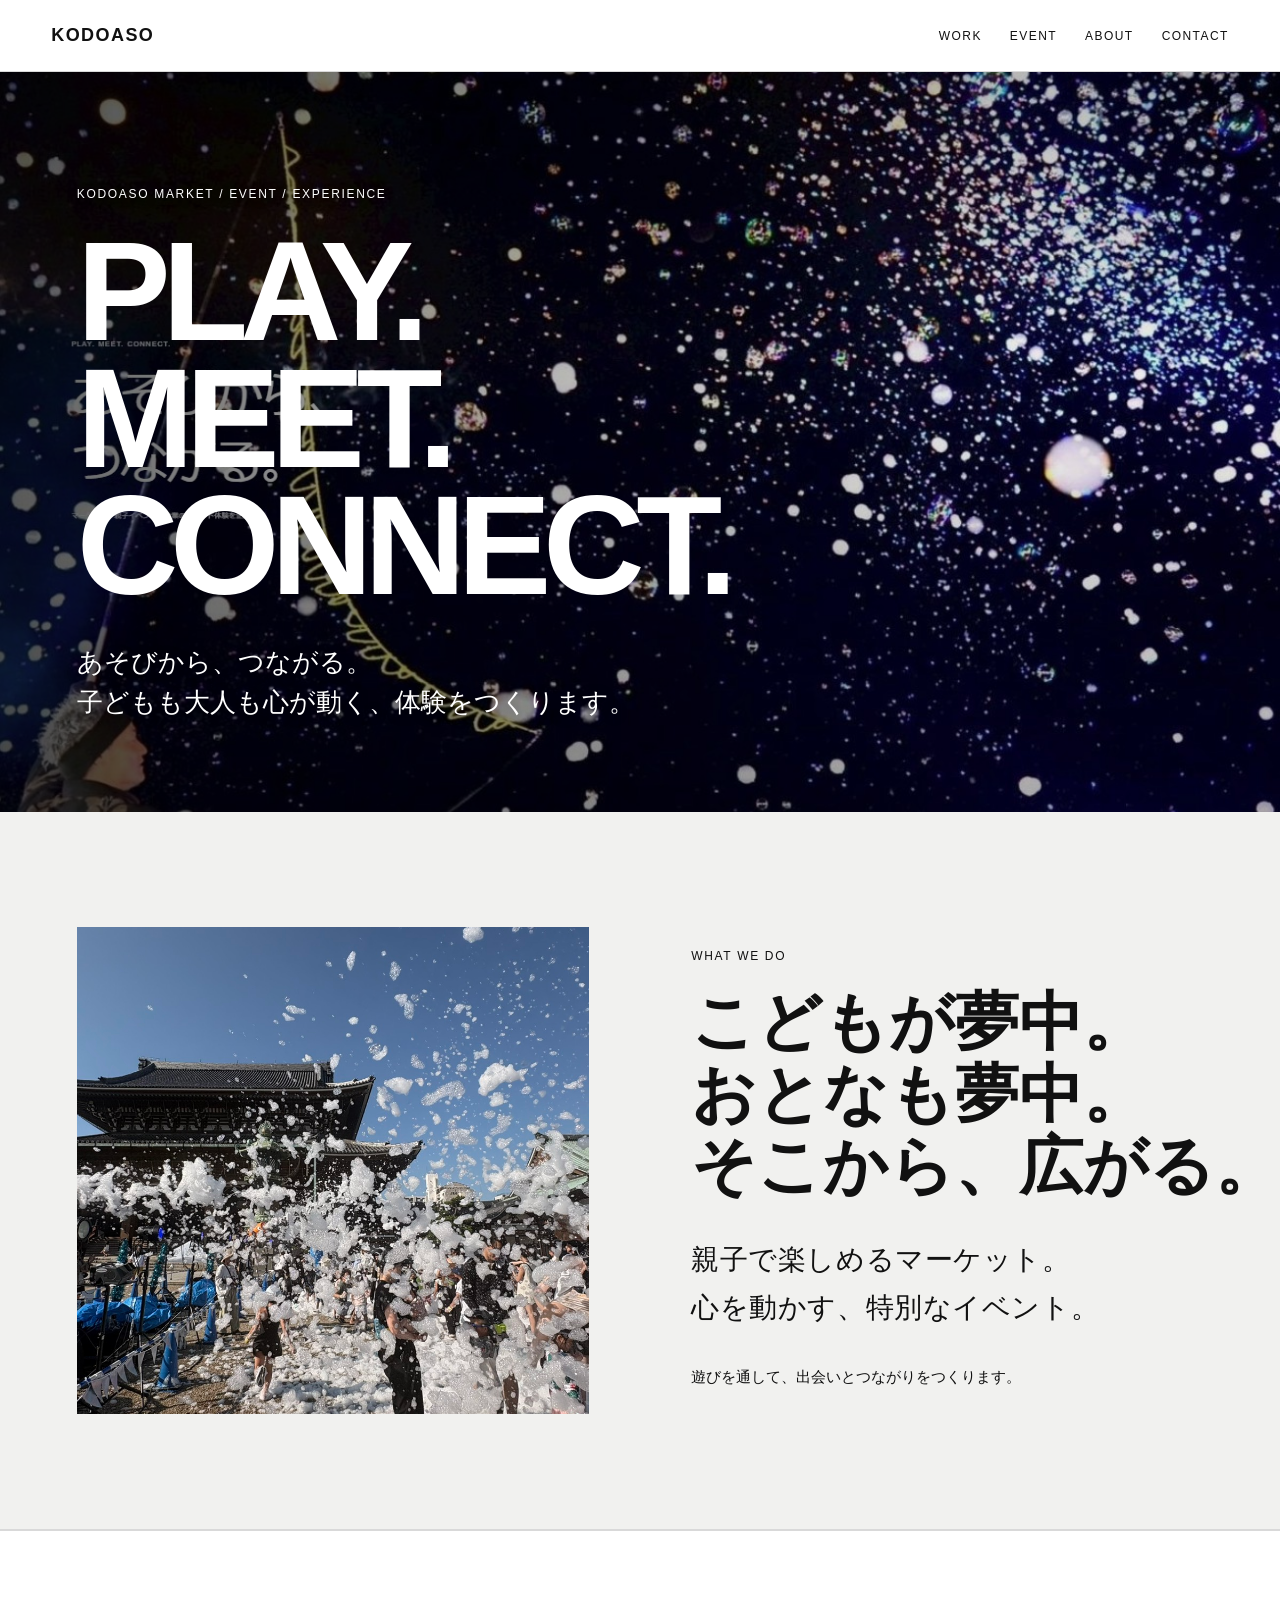
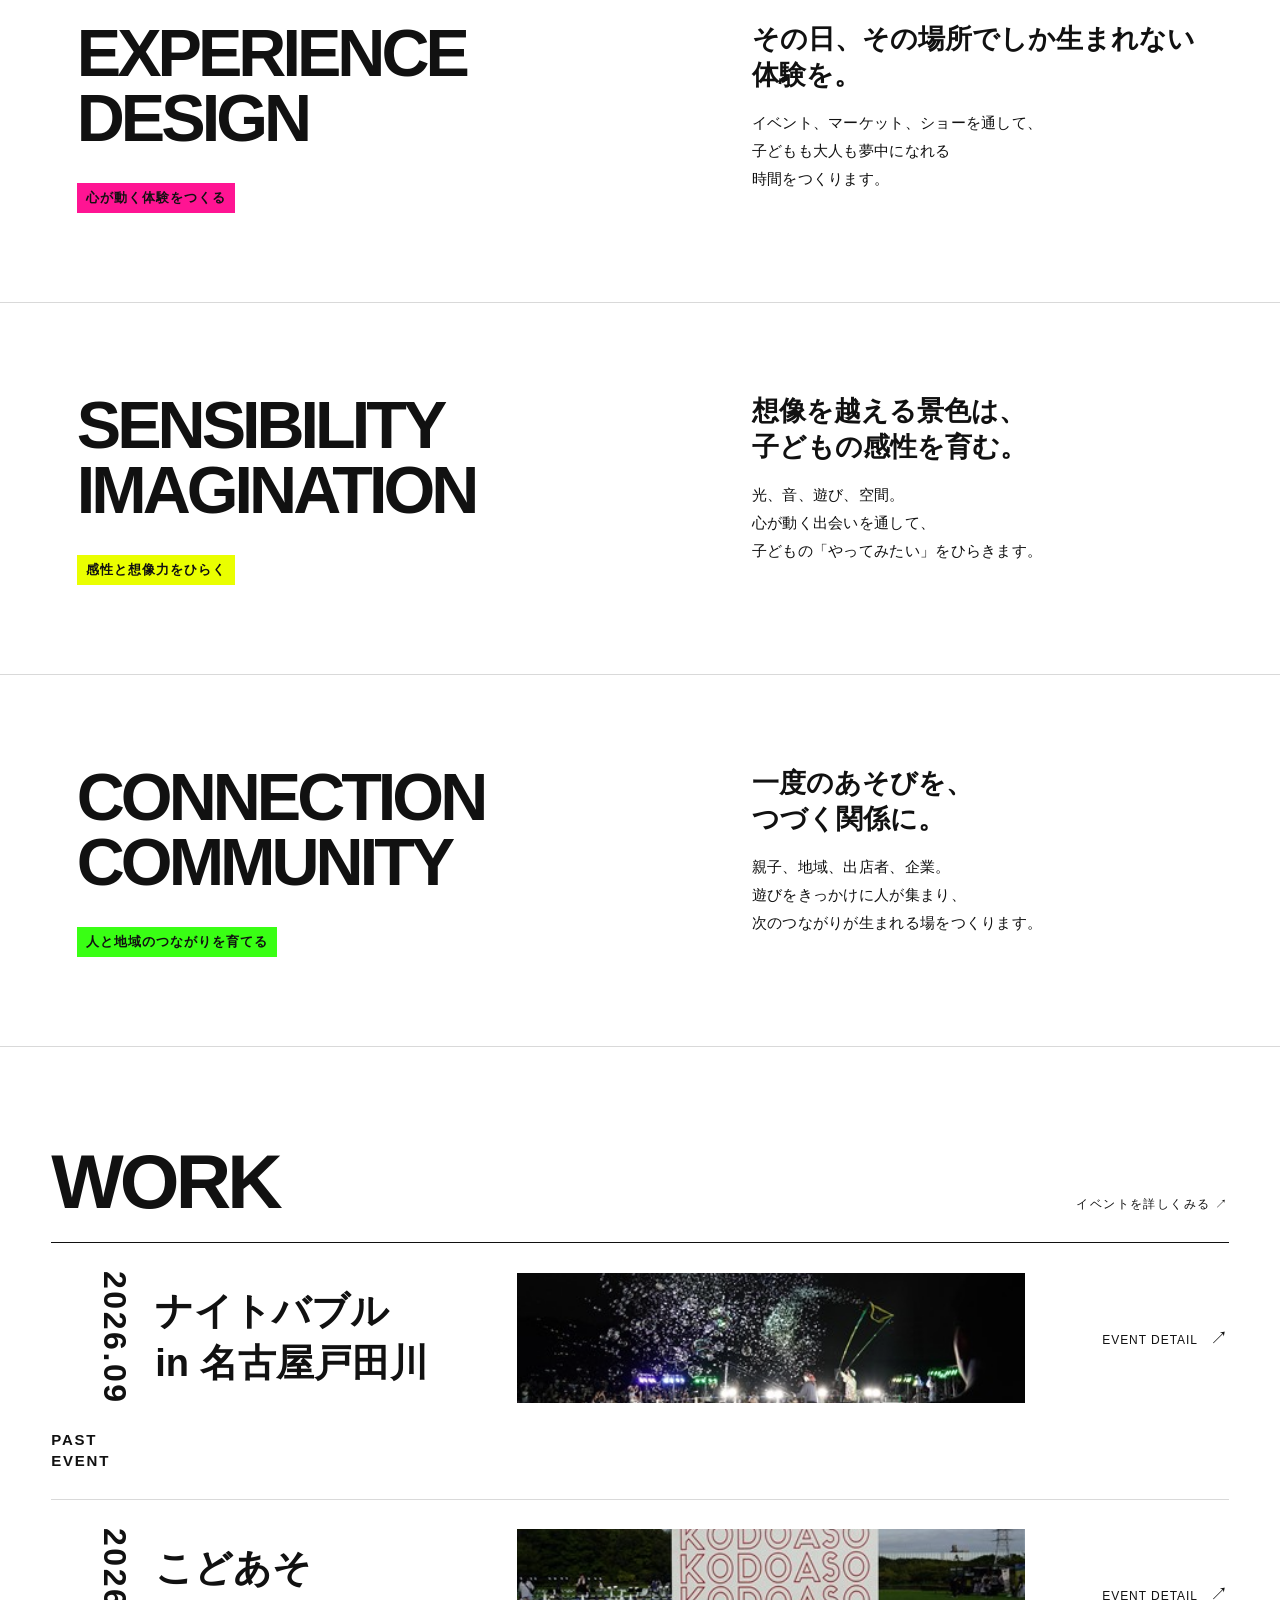
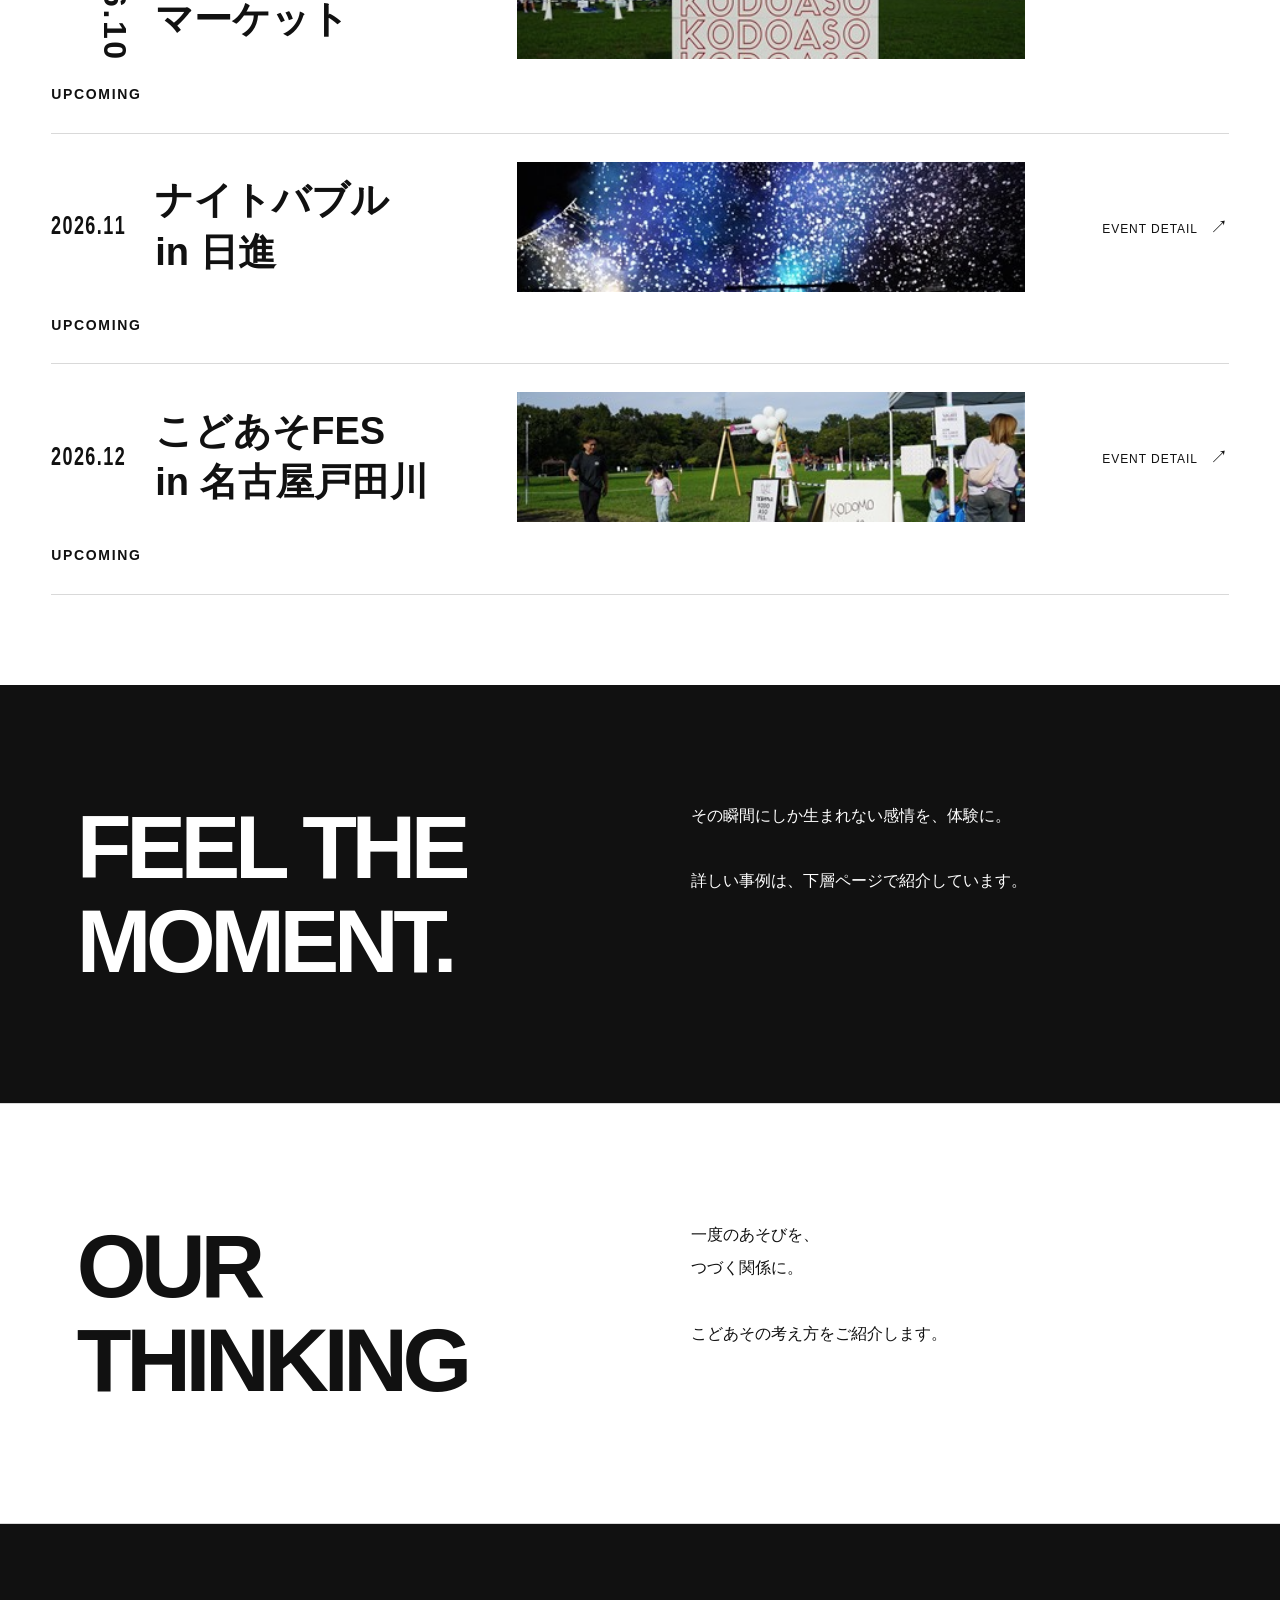
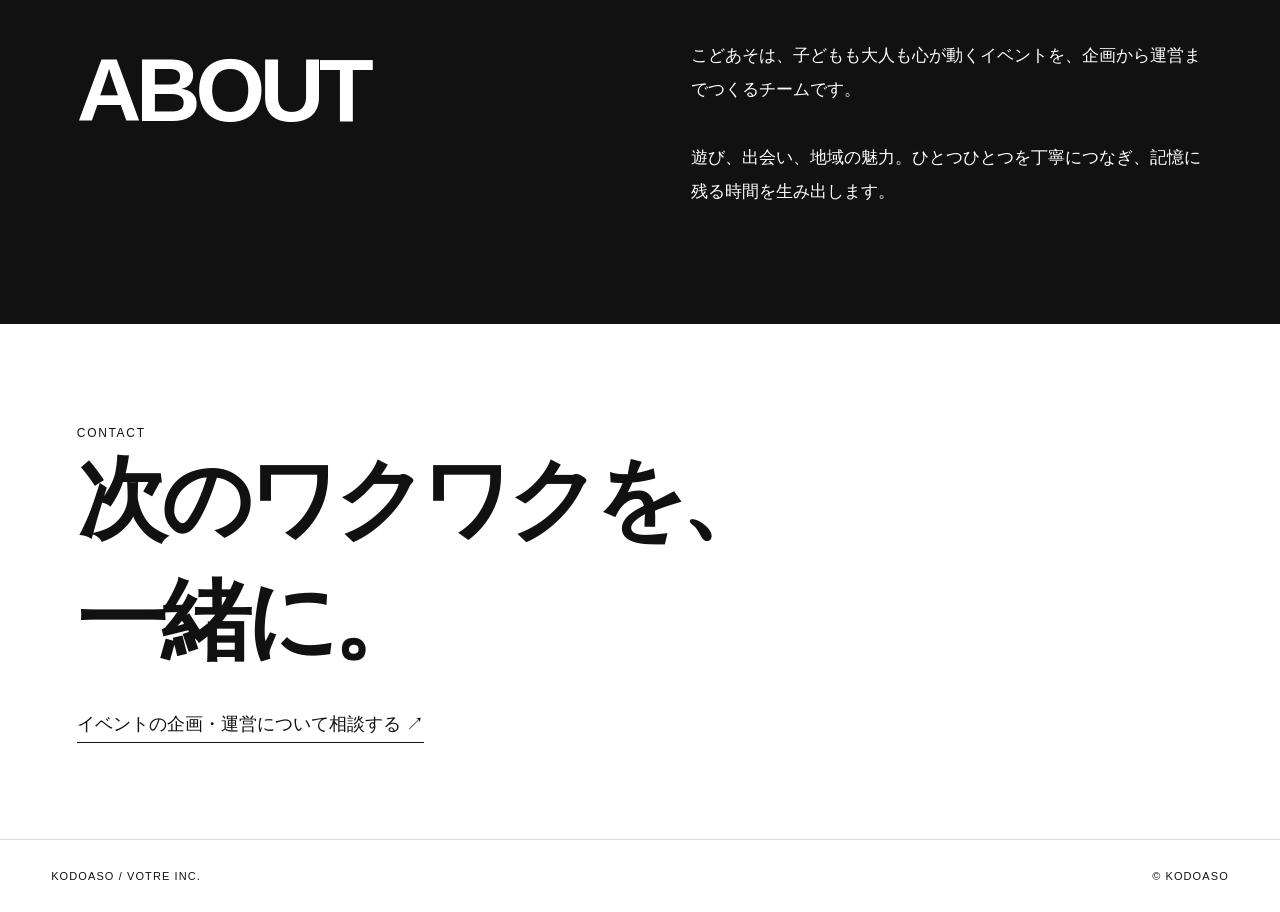
<file: homepage-preview.html>
<!doctype html>
<html lang="ja">
<head>
<meta charset="utf-8"><meta name="viewport" content="width=device-width,initial-scale=1">
<title>KODOASO | あそびから、つながる。</title>
<style>
:root{--ink:#111;--line:#d9d9d9;--paper:#f5f5f3;--pink:#ff18a8}*{box-sizing:border-box}body{margin:0;color:var(--ink);font-family:Arial,'Noto Sans JP',sans-serif;background:#fff}a{color:inherit;text-decoration:none}header{height:72px;border-bottom:1px solid var(--line);display:flex;align-items:center;justify-content:space-between;padding:0 4vw;position:sticky;top:0;background:#fff;z-index:2}header strong{font-size:18px;letter-spacing:.08em}nav{display:flex;gap:28px;font-size:12px;letter-spacing:.12em}main{overflow:hidden}.hero{min-height:70vh;padding:9vw 6vw 7vw;background:var(--paper);display:flex;flex-direction:column;justify-content:flex-end}.eyebrow,.label{font-size:12px;letter-spacing:.14em}.hero h1{font-size:clamp(52px,11vw,150px);line-height:.9;letter-spacing:-.06em;margin:28px 0 34px;font-weight:700}.hero p{font-size:clamp(18px,2vw,28px);line-height:1.55;max-width:620px;margin:0}.intro{padding:9vw 6vw 6vw;display:grid;grid-template-columns:1fr 1fr;gap:8vw;border-bottom:1px solid var(--line)}.intro h2{font-size:clamp(34px,5vw,72px);line-height:1.05;margin:0}.intro p{font-size:16px;line-height:2;margin:0;max-width:480px}.work{padding:7vw 4vw}.section-head{display:flex;justify-content:space-between;align-items:baseline;border-bottom:1px solid var(--ink);padding-bottom:16px;margin-bottom:0}.section-head h2{font-size:clamp(38px,6vw,92px);margin:0;letter-spacing:-.05em}.section-head a{font-size:12px;letter-spacing:.12em}.work-list{border-bottom:1px solid var(--line)}.work-item{display:grid;grid-template-columns:80px minmax(190px,1fr) minmax(240px,1.5fr) 180px;align-items:center;gap:24px;padding:28px 0;border-bottom:1px solid var(--line)}.work-item:last-child{border-bottom:0}.work-item time,.status{font-size:12px;letter-spacing:.08em}.work-item h3{font-size:clamp(20px,3vw,38px);margin:0;line-height:1.15}.work-item p{font-size:14px;line-height:1.7;margin:0}.thumb{height:130px;overflow:hidden}.thumb img{width:100%;height:100%;object-fit:cover;display:block;filter:saturate(.85)}.detail{font-size:12px;letter-spacing:.08em;text-align:right}.detail span{font-size:18px;margin-left:8px}.about{padding:9vw 6vw;background:#111;color:#fff;display:grid;grid-template-columns:1fr 1fr;gap:8vw}.about h2{font-size:clamp(42px,7vw,100px);margin:0;letter-spacing:-.06em}.about p{font-size:17px;line-height:2;margin:0;max-width:520px}.contact{padding:8vw 6vw;border-bottom:1px solid var(--line)}.contact h2{font-size:clamp(42px,7vw,100px);margin:0 0 30px;letter-spacing:-.06em}.contact a{font-size:18px;border-bottom:1px solid var(--ink);padding-bottom:8px}footer{padding:30px 4vw;display:flex;justify-content:space-between;font-size:11px;letter-spacing:.1em}@media(max-width:700px){header{height:60px;padding:0 5vw}nav{gap:12px;font-size:10px}.hero{min-height:68vh;padding:15vw 6vw 12vw}.intro,.about{grid-template-columns:1fr;gap:34px}.work{padding:15vw 5vw}.work-item{grid-template-columns:1fr 1fr;gap:12px 16px;padding:25px 0}.work-item h3{grid-column:1/-1}.work-item p{grid-column:1/-1}.thumb{grid-column:1/-1;height:180px;order:2}.detail{text-align:left;order:3}.status{order:4;text-align:right}.section-head{margin-bottom:4px}footer{padding:25px 5vw;display:block;line-height:2.2}}
 .intro{background:#f1f1ef;padding:9vw 6vw;grid-template-columns:minmax(280px,1fr) minmax(280px,1fr);align-items:center}.intro-visual{height:clamp(300px,38vw,560px);overflow:hidden}.intro-visual img{width:100%;height:100%;object-fit:cover;display:block}.intro-copy h2{font-size:clamp(34px,5vw,72px);line-height:1.12;margin:24px 0 34px}.intro-copy p{font-size:16px;line-height:2;margin:0;max-width:480px}.pillars{border-top:1px solid var(--line)}.pillar{display:grid;grid-template-columns:minmax(360px,1.15fr) minmax(280px,.85fr);gap:5vw;padding:6vw;border-bottom:1px solid var(--line);align-items:start}.pillar h2{font-size:clamp(42px,6vw,88px);line-height:.95;letter-spacing:-.06em;margin:0}.pillar h2 small{display:table;font-size:12px;letter-spacing:.08em;color:#111;margin-top:28px;padding:5px 9px;font-weight:800}.pillar h2 small.accent-pink{background:#ff1493}.pillar h2 small.accent-yellow{background:#eaff00}.pillar h2 small.accent-green{background:#39ff14}.pillar-copy h3{font-size:clamp(20px,2.5vw,32px);line-height:1.4;margin:0 0 24px}.pillar-copy p{font-size:15px;line-height:2;margin:0;max-width:480px}.brand,.thinking,.feel{padding:9vw 6vw;display:grid;grid-template-columns:1fr 1fr;gap:8vw;border-bottom:1px solid var(--line)}.brand h2,.thinking h2,.feel h2{font-size:clamp(42px,7vw,100px);line-height:1.05;margin:0;letter-spacing:-.06em}.brand p,.thinking p,.feel p{font-size:16px;line-height:2;margin:0;max-width:480px}.brand{background:var(--paper)}.feel{background:#111;color:#fff}.thinking{background:#fff}@media(max-width:700px){.intro{grid-template-columns:1fr;gap:34px;padding:15vw 7vw}.intro-visual{height:78vw}.pillar{grid-template-columns:1fr;gap:34px;padding:15vw 6vw}.pillar h2{font-size:clamp(38px,12vw,66px)}.pillar-copy{grid-column:auto}.brand,.thinking,.feel{grid-template-columns:1fr;gap:34px;padding:15vw 7vw}}
.intro-copy p{font-size:clamp(20px,2.2vw,30px);line-height:1.7;margin:0;max-width:560px;letter-spacing:.02em}.intro-copy p small{display:block;font-size:15px;line-height:2;margin-top:30px;letter-spacing:0}.pillar{padding-top:7vw;padding-bottom:7vw}.pillar h2{line-height:.98}.pillar h2 small{font-size:13px;line-height:1.5;margin-top:32px}.pillar-copy h3{line-height:1.5;margin-bottom:26px}.pillar-copy p{line-height:2.05;letter-spacing:.02em}.work-item h3{line-height:1.35}.work-item p{line-height:1.9}.brand p,.thinking p,.feel p{line-height:2.05}@media(max-width:700px){.intro-copy h2{line-height:1.2}.intro-copy p{font-size:21px;line-height:1.75}.pillar{padding-top:18vw;padding-bottom:18vw}.pillar h2{line-height:1.05}.pillar h2 small{margin-top:24px}.pillar-copy h3{font-size:21px;line-height:1.55}.pillar-copy p{font-size:15px;line-height:2}}
.intro-copy h2 .nowrap{white-space:nowrap}.pillar{grid-template-columns:minmax(300px,1.15fr) minmax(300px,.85fr);gap:5vw;padding-left:6vw;padding-right:6vw}.pillar h2,.pillar-title{font-size:clamp(42px,5.2vw,78px)!important;line-height:.98!important;overflow-wrap:normal}.pillar-copy h3{font-size:clamp(20px,2.1vw,29px);line-height:1.35;margin-bottom:16px}.pillar-copy p{max-width:520px;line-height:1.85}@media(max-width:700px){.pillar{grid-template-columns:1fr}}
.hero{background-image:linear-gradient(90deg,rgba(0,0,0,.62) 0%,rgba(0,0,0,.28) 44%,rgba(0,0,0,.06) 78%),url('./service/event-assets/hero-kodoaso.jpg');background-size:cover;background-position:center;color:#fff}.hero p{color:#fff;text-shadow:0 2px 12px rgba(0,0,0,.45)}.hero .eyebrow{color:#fff;text-shadow:0 2px 8px rgba(0,0,0,.5)}
.work-item:first-child time,.work-item:nth-child(2) time{font-size:clamp(20px,2.5vw,32px);font-weight:600;letter-spacing:.08em;writing-mode:vertical-rl;line-height:1}.work-item:nth-child(3) time,.work-item:nth-child(4) time{display:inline-block;transform:scaleY(1.45);transform-origin:left center;font-size:18px;font-weight:600}.work-item .status{font-size:14px;font-weight:600;letter-spacing:.12em;line-height:1.4}.work-item:first-child .status{font-size:15px}@media(max-width:700px){.work-item:first-child time,.work-item:nth-child(2) time{writing-mode:horizontal-tb;font-size:18px}.work-item:nth-child(3) time,.work-item:nth-child(4) time{transform:scaleY(1.3);font-size:16px}.work-item .status,.work-item:first-child .status{font-size:13px}}
</style>
</head>
<body>
<header><a href="./homepage-preview.html"><strong>KODOASO</strong></a><nav><a href="#work">WORK</a><a href="./service/event-index-complete.html">EVENT</a><a href="#about">ABOUT</a><a href="#contact">CONTACT</a></nav></header>
<main>
<section class="hero"><div class="eyebrow">KODOASO MARKET / EVENT / EXPERIENCE</div><h1>PLAY.<br>MEET.<br>CONNECT.</h1><p>あそびから、つながる。<br>子どもも大人も心が動く、体験をつくります。</p></section>
<section class="intro"><div class="intro-visual"><img src="./service/event-assets/summer-bubble-2026/summer-bubble-2026-scene-01.jpg" alt="こどもが夢中になれるイベントの風景"></div><div class="intro-copy"><div class="eyebrow">WHAT WE DO</div><h2>こどもが夢中。<br>おとなも夢中。<br><span class="nowrap">そこから、広がる。</span></h2><p>親子で楽しめるマーケット。<br>心を動かす、特別なイベント。<small>遊びを通して、出会いとつながりをつくります。</small></p></div></section>
<section class="pillars">
<article class="pillar"><div><h2>EXPERIENCE<br>DESIGN<small class="accent-pink">心が動く体験をつくる</small></h2></div><div class="pillar-copy"><h3>その日、その場所でしか生まれない体験を。</h3><p>イベント、マーケット、ショーを通して、<br>子どもも大人も夢中になれる<br>時間をつくります。</p></div></article>
<article class="pillar"><div><h2 class="pillar-title">SENSIBILITY<br>IMAGINATION<small class="accent-yellow">感性と想像力をひらく</small></h2></div><div class="pillar-copy"><h3>想像を越える景色は、<br>子どもの感性を育む。</h3><p>光、音、遊び、空間。<br>心が動く出会いを通して、<br>子どもの「やってみたい」をひらきます。</p></div></article>
<article class="pillar"><div><h2 class="pillar-title">CONNECTION<br>COMMUNITY<small class="accent-green">人と地域のつながりを育てる</small></h2></div><div class="pillar-copy"><h3>一度のあそびを、<br>つづく関係に。</h3><p>親子、地域、出店者、企業。<br>遊びをきっかけに人が集まり、<br>次のつながりが生まれる場をつくります。</p></div></article>
</section>
<section class="work" id="work"><div class="section-head"><h2>WORK</h2><a href="./service/event-index-complete.html">イベントを詳しくみる ↗</a></div><div class="work-list">
<a class="work-item" href="./service/event-index-complete.html#todagawa"><time>2026.09</time><h3>ナイトバブル<br>in 名古屋戸田川</h3><div class="thumb"><img src="./service/event-assets/work/todagawa-night-bubble.jpg" alt="戸田川ナイトバブル"></div><div class="detail">EVENT DETAIL <span>↗</span></div>
<div class="status">PAST EVENT</div></a>
<a class="work-item" href="./service/event-index-complete.html#market-oct"><time>2026.10</time><h3>こどあそ<br>マーケット</h3><div class="thumb"><img src="./service/event-assets/work/kodomoaso-market.jpg" alt="こどあそマーケット"></div><div class="detail">EVENT DETAIL <span>↗</span></div><div class="status">UPCOMING</div></a>
<a class="work-item" href="./night-bubble-philosophy-preview.html"><time>2026.11</time><h3>ナイトバブル<br>in 日進</h3><div class="thumb"><img src="./service/event-assets/work/nisshin-night-bubble.jpg" alt="日進ナイトバブル"></div><div class="detail">EVENT DETAIL <span>↗</span></div><div class="status">UPCOMING</div></a>
<a class="work-item" href="./service/event-index-complete.html#fes-dec"><time>2026.12</time><h3>こどあそFES<br>in 名古屋戸田川</h3><div class="thumb"><img src="./service/event-assets/work/kodomoaso-fes.jpg" alt="こどあそFES"></div><div class="detail">EVENT DETAIL <span>↗</span></div><div class="status">UPCOMING</div></a>
</div></section>
<section class="feel"><h2>FEEL THE<br>MOMENT.</h2><p>その瞬間にしか生まれない感情を、体験に。<br><br>詳しい事例は、下層ページで紹介しています。</p></section>
<section class="thinking" id="about"><h2>OUR<br>THINKING</h2><p>一度のあそびを、<br>つづく関係に。<br><br>こどあその考え方をご紹介します。</p></section>
<section class="about"><h2>ABOUT</h2><p>こどあそは、子どもも大人も心が動くイベントを、企画から運営までつくるチームです。<br><br>遊び、出会い、地域の魅力。ひとつひとつを丁寧につなぎ、記憶に残る時間を生み出します。</p></section>
<section class="contact" id="contact"><div class="label">CONTACT</div><h2>次のワクワクを、<br>一緒に。</h2><a href="mailto:kodoasomkt@gmail.com">イベントの企画・運営について相談する ↗</a></section>
</main><footer><span>KODOASO / VOTRE INC.</span><span>© KODOASO</span></footer>
</body></html>
</file>
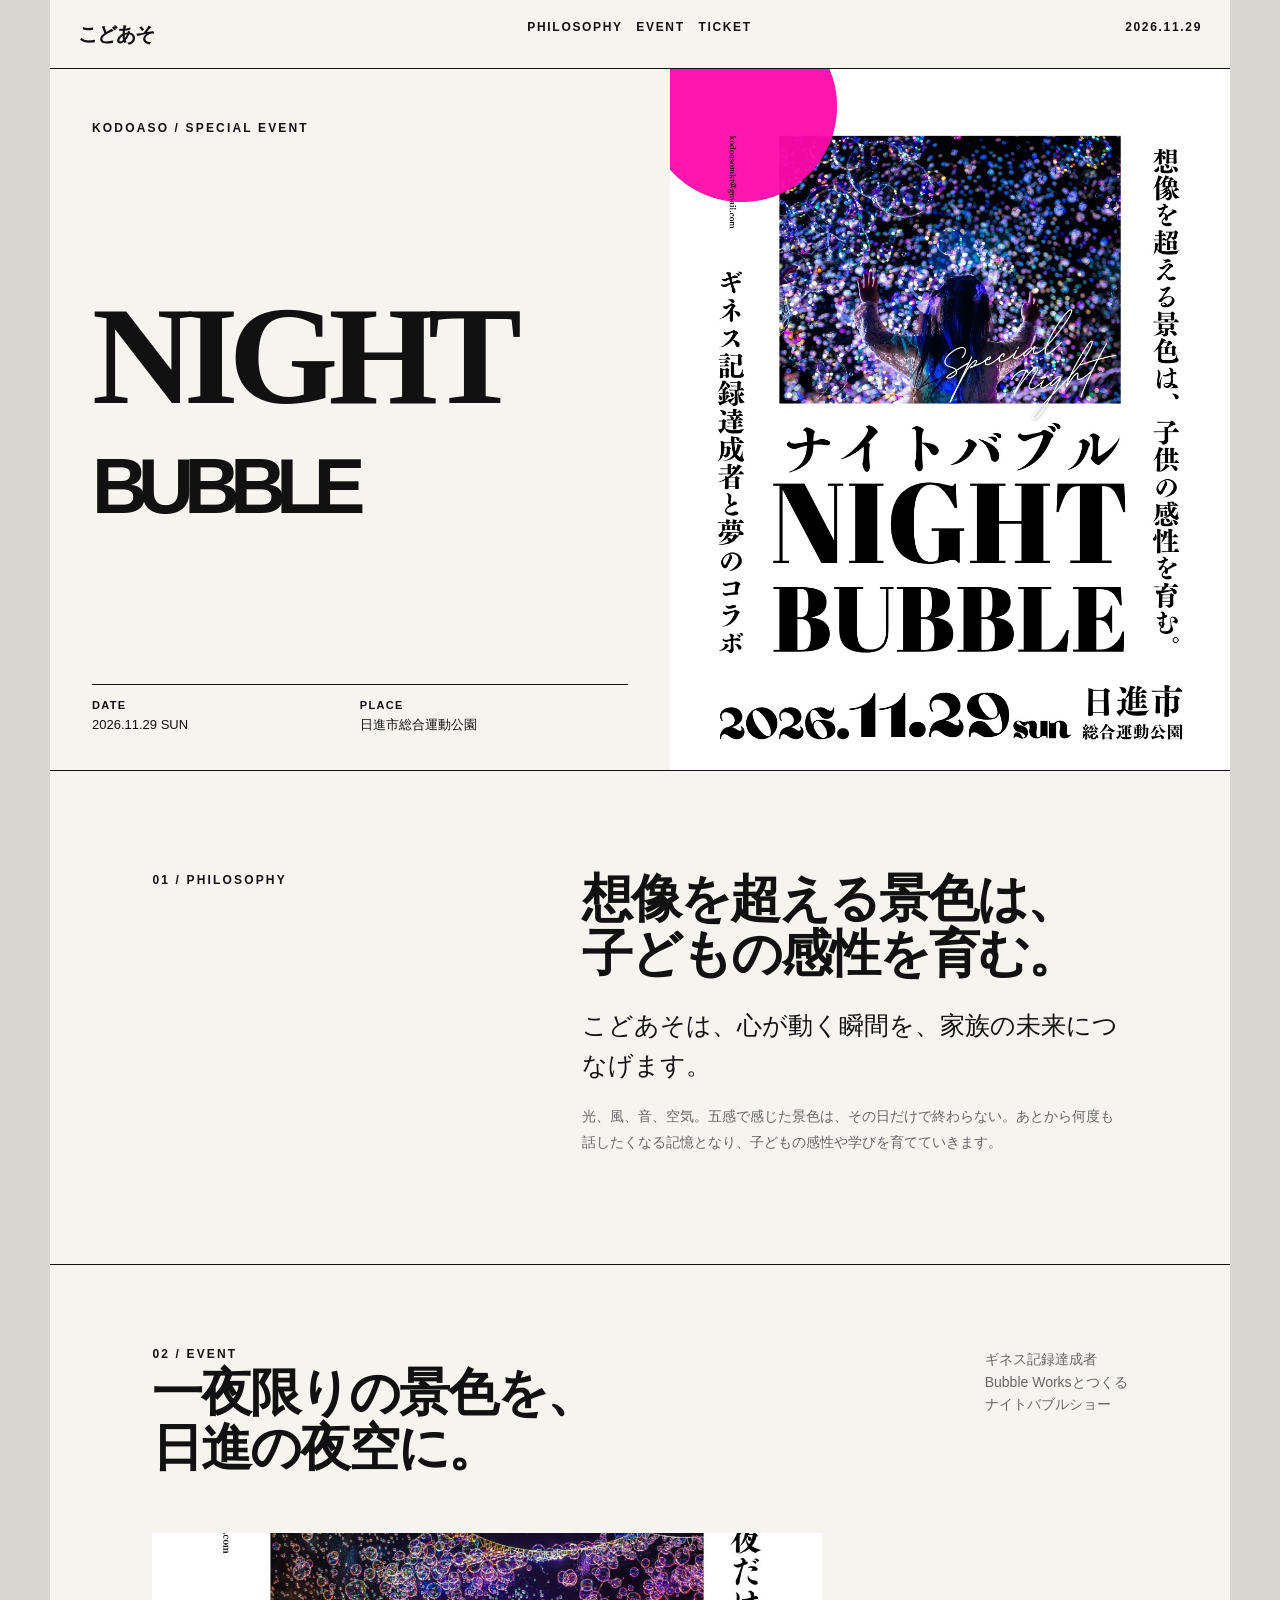
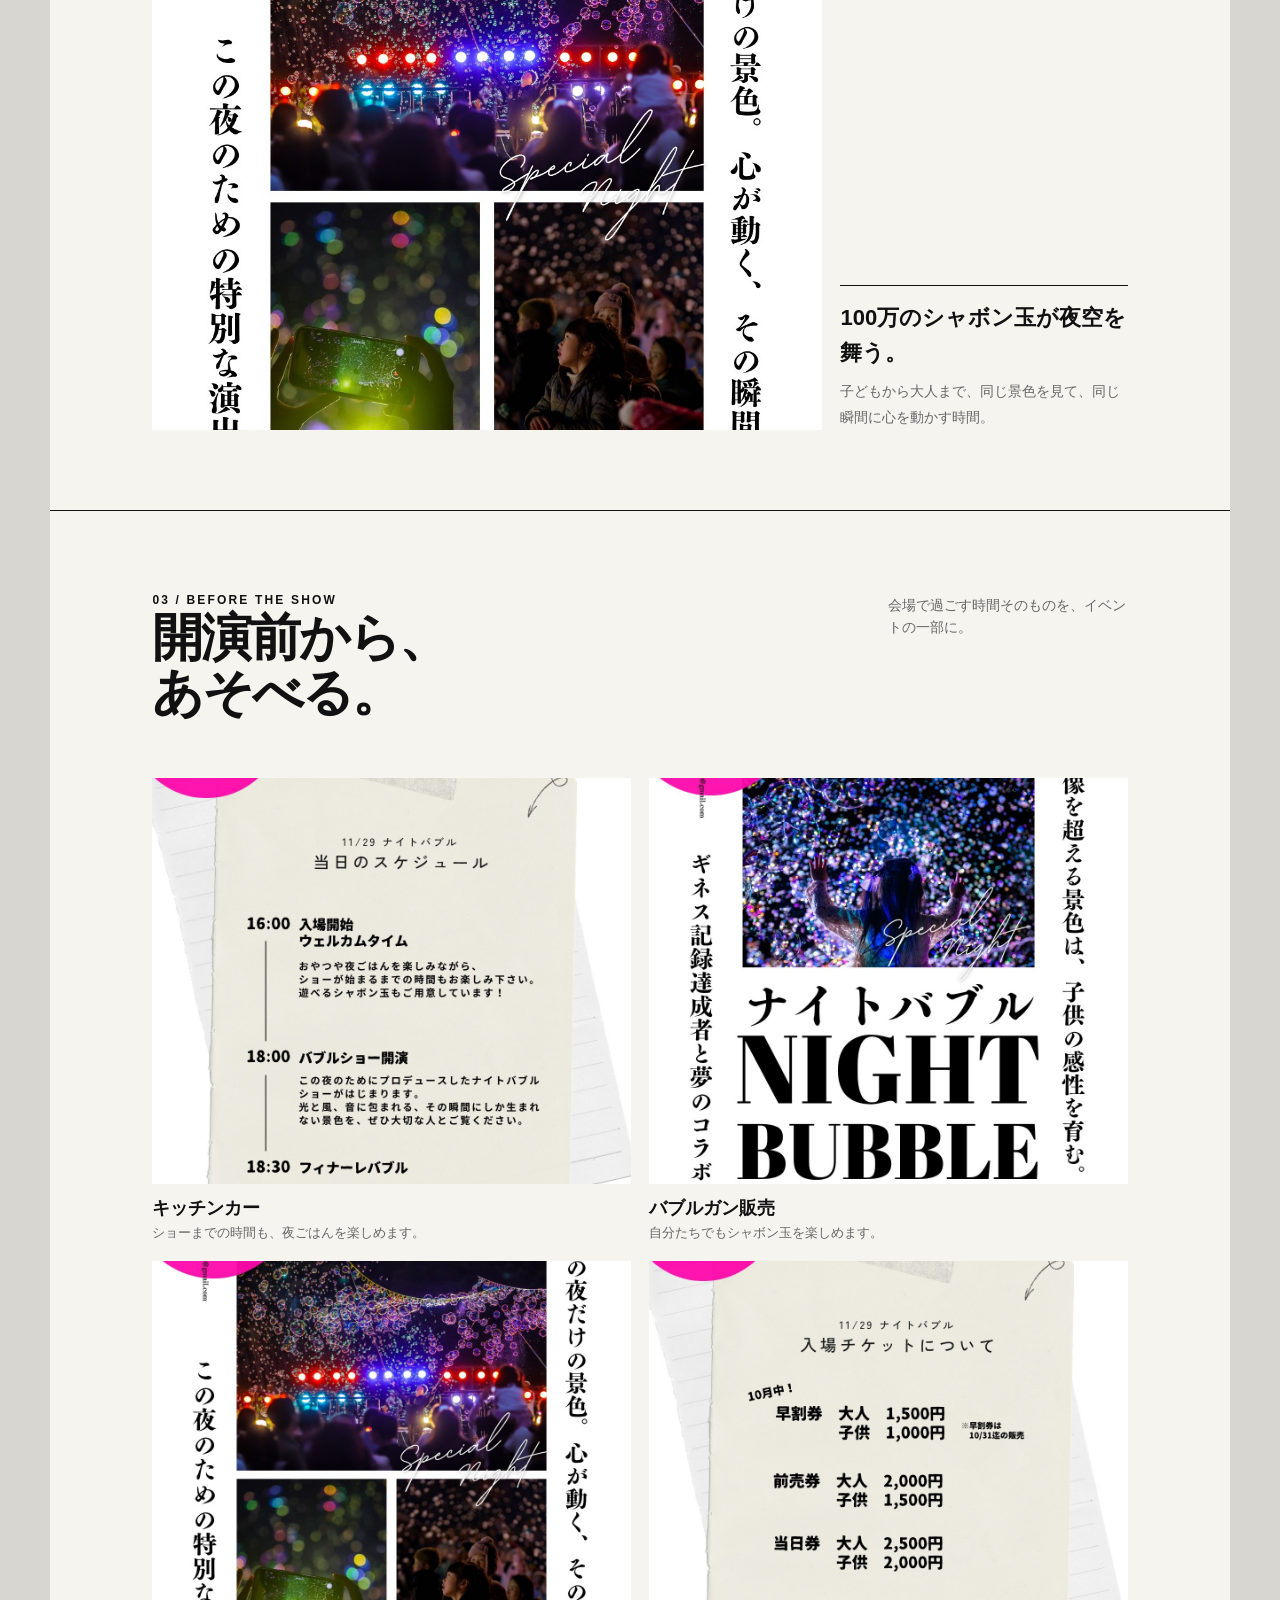
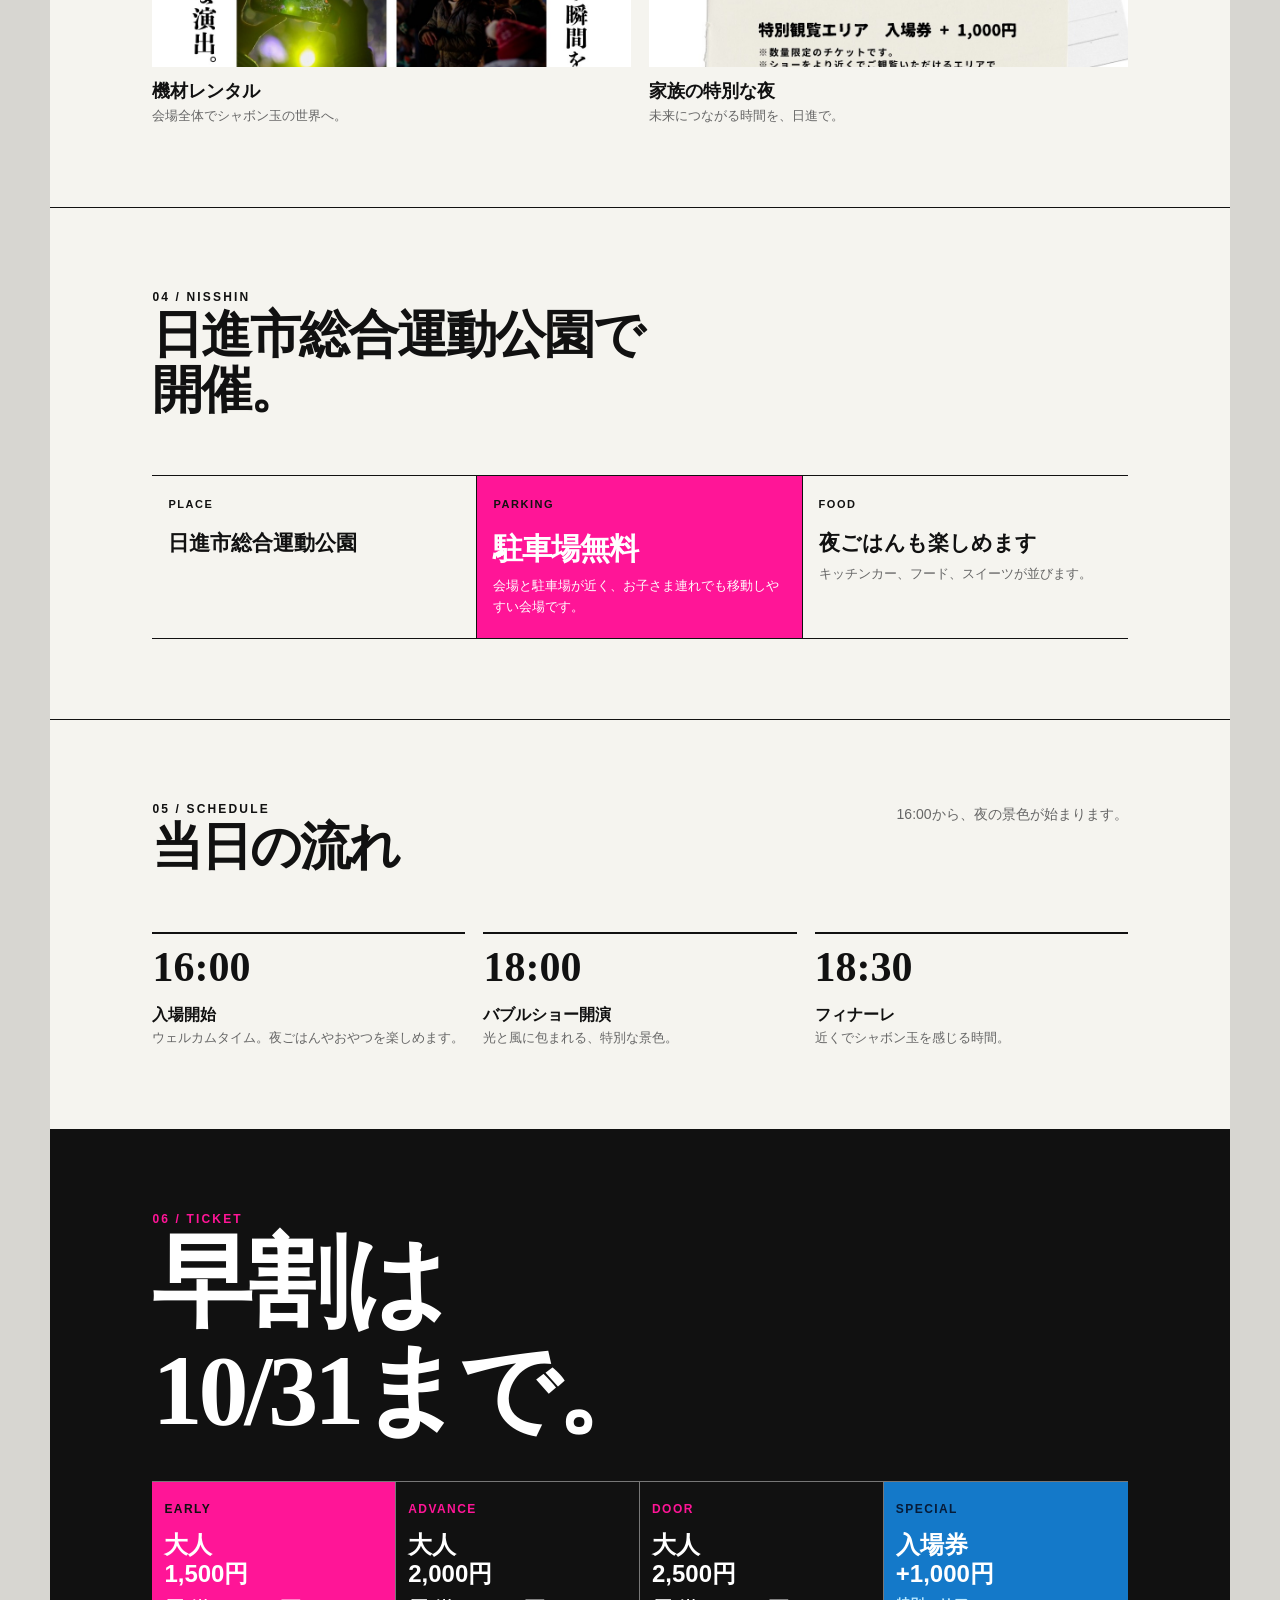
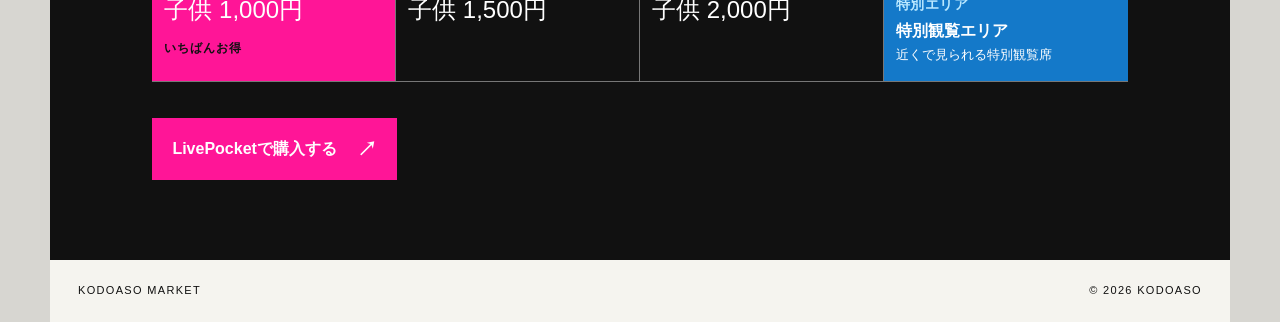
<file: night-bubble-philosophy-preview.html>
<!doctype html>
<html lang="ja">
<head>
<meta charset="utf-8"><meta name="viewport" content="width=device-width,initial-scale=1">
<title>NIGHT BUBBLE | KODOASO</title>
<style>
:root{--ink:#111;--paper:#f5f4ef;--pink:#ff1597;--line:#aaa9a3;--muted:#666}
*{box-sizing:border-box}html{scroll-behavior:smooth}body{margin:0;background:#d7d6d1;color:var(--ink);font-family:Arial,"Noto Sans JP","Yu Gothic",sans-serif;line-height:1.6}.page{max-width:1180px;margin:auto;background:var(--paper);overflow:hidden}img{display:block;width:100%;height:auto}.topbar{display:flex;justify-content:space-between;padding:18px 28px;border-bottom:1px solid var(--ink);font-size:12px;letter-spacing:.14em;font-weight:700}.mark{font-size:20px;letter-spacing:-.05em}.topbar a{color:inherit;text-decoration:none}.hero{display:grid;grid-template-columns:1.05fr .95fr;min-height:680px;border-bottom:1px solid var(--ink)}.hero-copy{padding:50px 42px 34px;display:flex;flex-direction:column;justify-content:space-between}.eyebrow,.section-no{font-size:12px;letter-spacing:.18em;font-weight:700}.hero h1{font-family:Georgia,serif;font-size:clamp(76px,11vw,150px);line-height:.78;letter-spacing:-.07em;margin:0}.hero h1 span{font-family:Arial,sans-serif;font-size:.55em}.hero-meta{display:grid;grid-template-columns:1fr 1fr;border-top:1px solid var(--ink);padding-top:12px;font-size:13px}.hero-meta b{display:block;font-size:11px;letter-spacing:.12em}.hero-visual{background:#111}.hero-visual img{height:100%;object-fit:cover}.intro,.section{padding:80px 8vw;border-bottom:1px solid var(--ink)}.intro{display:grid;grid-template-columns:.75fr 1.25fr;gap:8vw;padding-top:100px;padding-bottom:110px}.intro h2,.section h2{font-size:clamp(30px,4vw,54px);line-height:1.08;letter-spacing:-.04em;margin:0 0 24px}.intro p{max-width:560px;font-size:clamp(18px,2vw,25px);line-height:1.6;margin:0 0 18px}.intro small,.section-head p{color:var(--muted);font-size:14px}.section-head{display:flex;justify-content:space-between;gap:24px;margin-bottom:34px}.section-head p{max-width:240px;margin:3px 0}.feature{display:grid;grid-template-columns:1.4fr .6fr;gap:18px;align-items:end}.feature img{aspect-ratio:1.35;object-fit:cover}.feature-copy{border-top:1px solid var(--ink);padding-top:14px}.feature-copy b{display:block;font-size:22px;margin-bottom:8px}.feature-copy span{color:var(--muted);font-size:14px}.gallery{display:grid;grid-template-columns:1fr 1fr;gap:18px}.gallery figure{margin:0}.gallery img{aspect-ratio:1.18;object-fit:cover}.gallery figcaption{padding-top:10px;font-size:13px}.gallery figcaption b{display:block;font-size:18px}.gallery figcaption span{color:var(--muted)}.info-grid{display:grid;grid-template-columns:repeat(3,1fr);border-top:1px solid var(--ink);border-bottom:1px solid var(--ink)}.info-item{padding:20px 16px;min-height:140px;border-right:1px solid var(--ink)}.info-item:last-child{border:0}.info-item b{display:block;font-size:11px;letter-spacing:.14em;margin-bottom:15px}.info-item strong{display:block;font-size:21px;line-height:1.3}.info-item span{display:block;color:var(--muted);font-size:13px;margin-top:8px}.schedule{display:grid;grid-template-columns:repeat(3,1fr);gap:18px}.time{border-top:2px solid var(--ink);padding-top:12px}.time b{display:block;font-family:Georgia,serif;font-size:42px;line-height:1}.time strong{display:block;margin-top:14px}.time span{display:block;color:var(--muted);font-size:13px}.ticket{background:#111;color:#fff;border-bottom:0}.ticket .section-no{color:var(--pink)}.ticket h2{font-family:Georgia,serif;font-size:clamp(48px,8vw,100px)}.prices{display:grid;grid-template-columns:repeat(4,1fr);border-top:1px solid #777;border-bottom:1px solid #777;margin:36px 0}.price{padding:18px 12px;border-right:1px solid #777}.price:last-child{border:0}.price b{display:block;color:var(--pink);font-size:12px;letter-spacing:.12em}.price strong{display:block;font-size:24px;line-height:1.2;margin-top:12px}.price span{display:block;color:#bbb;font-size:12px;margin-top:6px}.cta{display:inline-flex;gap:20px;align-items:center;background:var(--pink);color:#fff;text-decoration:none;padding:15px 20px;font-weight:700}.cta:after{content:"↗";font-size:20px}.footer{display:flex;justify-content:space-between;padding:22px 28px;font-size:11px;letter-spacing:.12em}.sticky{display:none}
@media(max-width:700px){body{background:var(--paper)}.topbar{padding:16px 18px}.topbar nav{display:none}.hero{display:block;min-height:0}.hero-copy{min-height:500px;padding:28px 20px 22px}.hero h1{font-size:24vw}.hero-visual img{height:auto;aspect-ratio:1/1.12}.intro{display:block;padding:58px 20px 68px}.intro .section-no{margin-bottom:34px}.intro p{font-size:20px}.section{padding:54px 20px}.section-head{display:block;margin-bottom:26px}.section-head p{max-width:none}.feature{display:block}.feature img{aspect-ratio:1.25;margin-bottom:22px}.gallery{gap:10px}.gallery img{aspect-ratio:.86}.gallery figcaption b{font-size:15px}.gallery figcaption span{font-size:12px}.info-grid{display:block}.info-item{min-height:0;border-right:0;border-bottom:1px solid var(--ink);padding:18px 14px}.info-item:last-child{border-bottom:0}.info-item b{margin-bottom:8px}.schedule{display:block}.time{margin-bottom:28px}.prices{grid-template-columns:1fr 1fr}.price:nth-child(2),.price:nth-child(4){border-right:0}.price:nth-child(3),.price:nth-child(4){border-top:1px solid #777}.ticket{padding-bottom:86px}.footer{padding:18px}.sticky{display:block;position:fixed;z-index:5;bottom:0;left:0;right:0;padding:10px;background:rgba(17,17,17,.94)}.sticky .cta{display:flex;justify-content:center}}
</style>
<style>
.info-item:nth-child(2){background:var(--pink);color:#fff}.info-item:nth-child(2) b{color:#111}.info-item:nth-child(2) span{color:#fff}.info-item:nth-child(2) strong{font-size:30px;letter-spacing:-.04em}
.price:first-child{background:var(--pink);color:#fff;position:relative}.price:first-child b{color:#111}.price:first-child span{color:#fff}.price:first-child:after{content:"いちばんお得";display:block;margin-top:14px;color:#111;font-size:12px;font-weight:700;letter-spacing:.08em}
.price span{font-size:24px;color:inherit;margin-top:8px;line-height:1.2}.price:first-child span{color:#fff}.price:last-child{background:#1479c9;color:#fff;border-right:0}.price:last-child b{color:#071b38}.price:last-child span{font-size:16px;color:#fff;font-weight:700}.price:last-child strong:after{content:" 特別エリア";display:block;color:#b9e8ff;font-family:Arial,sans-serif;font-size:14px;letter-spacing:.04em;margin-top:8px}.price:last-child span:after{content:"近くで見られる特別観覧席";display:block;color:#fff;font-size:13px;font-weight:400;margin-top:7px}
</style></head>
<body><main class="page">
<header class="topbar"><div class="mark">こどあそ</div><nav><a href="#philosophy">PHILOSOPHY</a>　<a href="#event">EVENT</a>　<a href="#ticket">TICKET</a></nav><div>2026.11.29</div></header>
<section class="hero"><div class="hero-copy"><div class="eyebrow">KODOASO / SPECIAL EVENT</div><h1>NIGHT<br><span>BUBBLE</span></h1><div class="hero-meta"><div><b>DATE</b>2026.11.29 SUN</div><div><b>PLACE</b>日進市総合運動公園</div></div></div><div class="hero-visual"><img src="night-bubble-assets/hero.jpg" alt="夜空に広がるナイトバブル"></div></section>
<section class="intro" id="philosophy"><div class="section-no">01 / PHILOSOPHY</div><div><h2>想像を超える景色は、<br>子どもの感性を育む。</h2><p>こどあそは、心が動く瞬間を、家族の未来につなげます。</p><small>光、風、音、空気。五感で感じた景色は、その日だけで終わらない。あとから何度も話したくなる記憶となり、子どもの感性や学びを育てていきます。</small></div></section>
<section class="section" id="event"><div class="section-head"><div><div class="section-no">02 / EVENT</div><h2>一夜限りの景色を、<br>日進の夜空に。</h2></div><p>ギネス記録達成者<br>Bubble Worksとつくる<br>ナイトバブルショー</p></div><div class="feature"><img src="night-bubble-assets/moment.jpg" alt="親子が見上げるシャボン玉のショー"><div class="feature-copy"><b>100万のシャボン玉が夜空を舞う。</b><span>子どもから大人まで、同じ景色を見て、同じ瞬間に心を動かす時間。</span></div></div></section>
<section class="section"><div class="section-head"><div><div class="section-no">03 / BEFORE THE SHOW</div><h2>開演前から、<br>あそべる。</h2></div><p>会場で過ごす時間そのものを、イベントの一部に。</p></div><div class="gallery"><figure><img src="night-bubble-assets/schedule.jpg" alt="会場で楽しめる夜ごはん"><figcaption><b>キッチンカー</b><span>ショーまでの時間も、夜ごはんを楽しめます。</span></figcaption></figure><figure><img src="night-bubble-assets/hero.jpg" alt="シャボン玉で遊ぶイメージ"><figcaption><b>バブルガン販売</b><span>自分たちでもシャボン玉を楽しめます。</span></figcaption></figure><figure><img src="night-bubble-assets/moment.jpg" alt="シャボン玉の演出"><figcaption><b>機材レンタル</b><span>会場全体でシャボン玉の世界へ。</span></figcaption></figure><figure><img src="night-bubble-assets/ticket.jpg" alt="ナイトバブルのチケット情報"><figcaption><b>家族の特別な夜</b><span>未来につながる時間を、日進で。</span></figcaption></figure></div></section>
<section class="section"><div class="section-head"><div><div class="section-no">04 / NISSHIN</div><h2>日進市総合運動公園で<br>開催。</h2></div></div><div class="info-grid"><div class="info-item"><b>PLACE</b><strong>日進市総合運動公園</strong></div><div class="info-item"><b>PARKING</b><strong>駐車場無料</strong><span>会場と駐車場が近く、お子さま連れでも移動しやすい会場です。</span></div><div class="info-item"><b>FOOD</b><strong>夜ごはんも楽しめます</strong><span>キッチンカー、フード、スイーツが並びます。</span></div></div></section>
<section class="section"><div class="section-head"><div><div class="section-no">05 / SCHEDULE</div><h2>当日の流れ</h2></div><p>16:00から、夜の景色が始まります。</p></div><div class="schedule"><div class="time"><b>16:00</b><strong>入場開始</strong><span>ウェルカムタイム。夜ごはんやおやつを楽しめます。</span></div><div class="time"><b>18:00</b><strong>バブルショー開演</strong><span>光と風に包まれる、特別な景色。</span></div><div class="time"><b>18:30</b><strong>フィナーレ</strong><span>近くでシャボン玉を感じる時間。</span></div></div></section>
<section class="section ticket" id="ticket"><div class="section-no">06 / TICKET</div><h2>早割は<br>10/31まで。</h2><div class="prices"><div class="price"><b>EARLY</b><strong>大人<br>1,500円</strong><span>子供 1,000円</span></div><div class="price"><b>ADVANCE</b><strong>大人<br>2,000円</strong><span>子供 1,500円</span></div><div class="price"><b>DOOR</b><strong>大人<br>2,500円</strong><span>子供 2,000円</span></div><div class="price"><b>SPECIAL</b><strong>入場券<br>+1,000円</strong><span>特別観覧エリア</span></div></div><a class="cta" href="#">LivePocketで購入する</a></section>
<footer class="footer"><span>KODOASO MARKET</span><span>© 2026 KODOASO</span></footer><div class="sticky"><a class="cta" href="#ticket">チケットを見る</a></div>
</main></body></html>
</file>
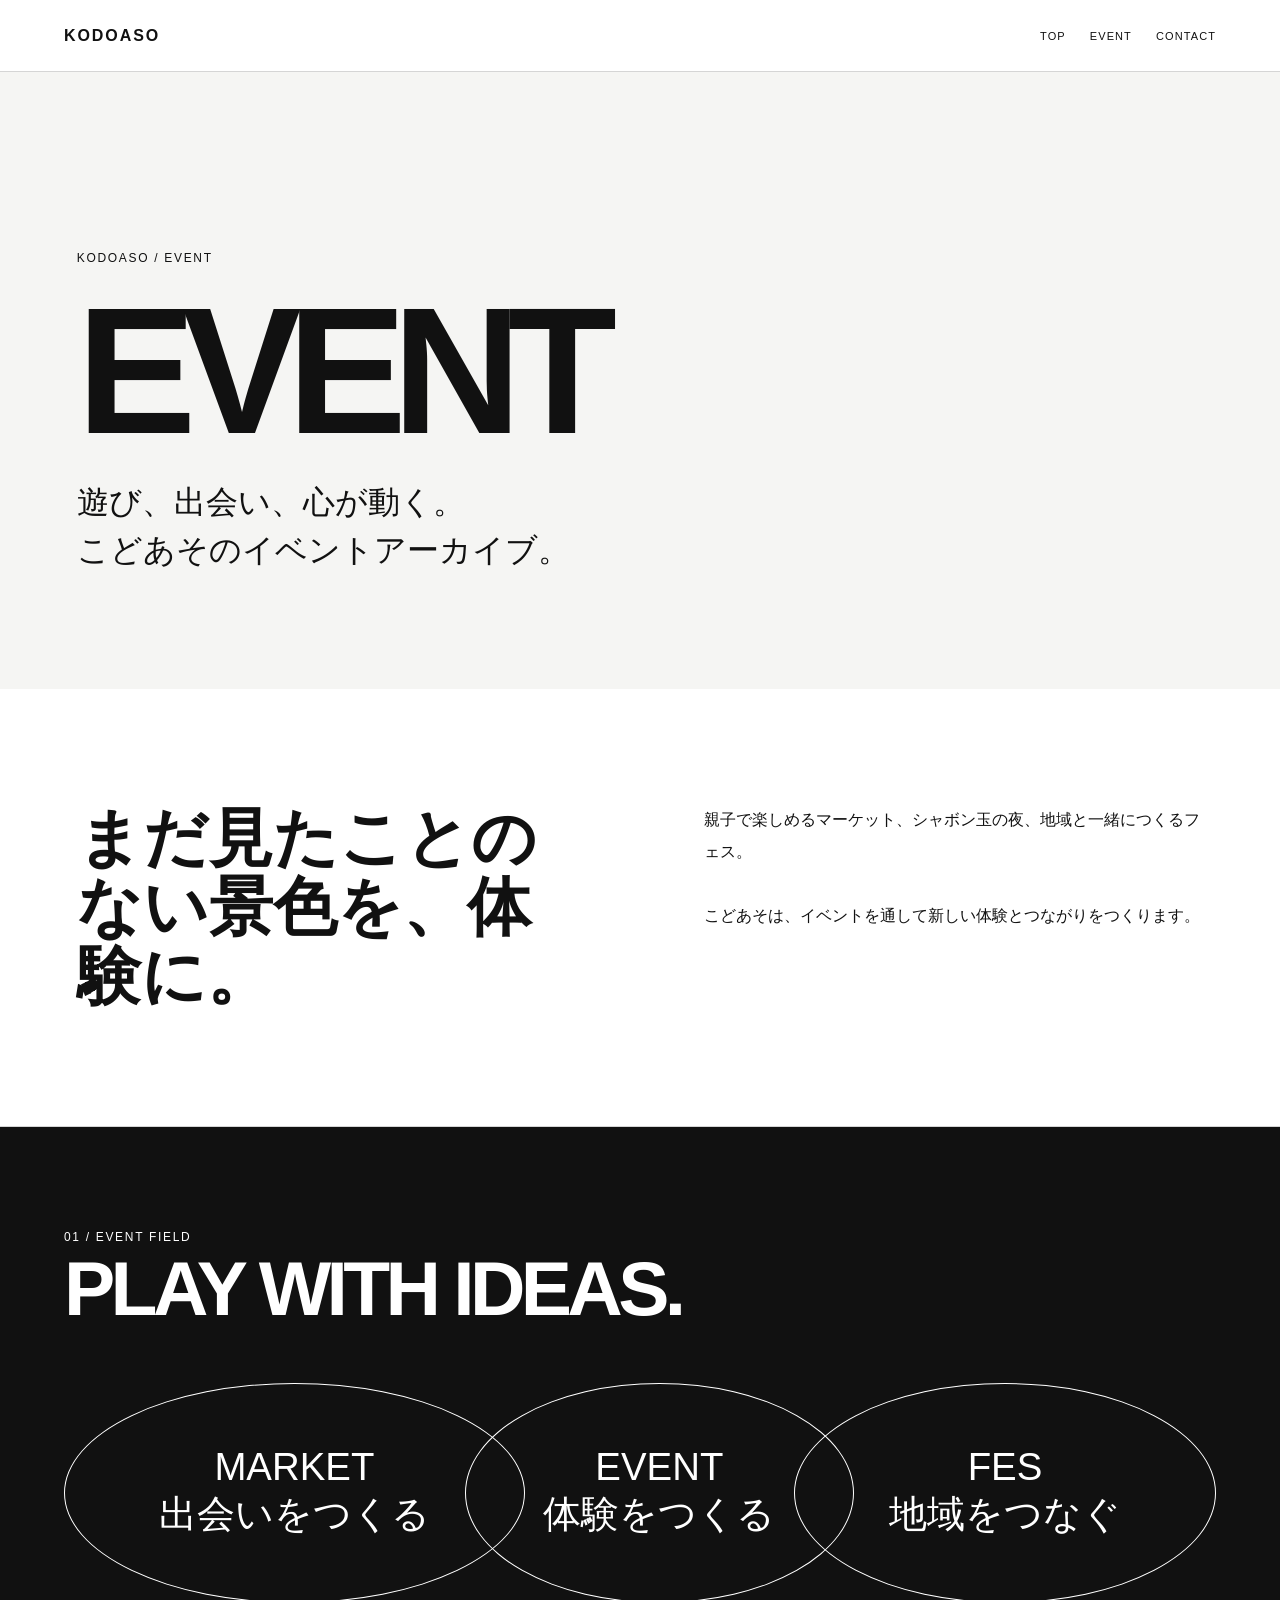
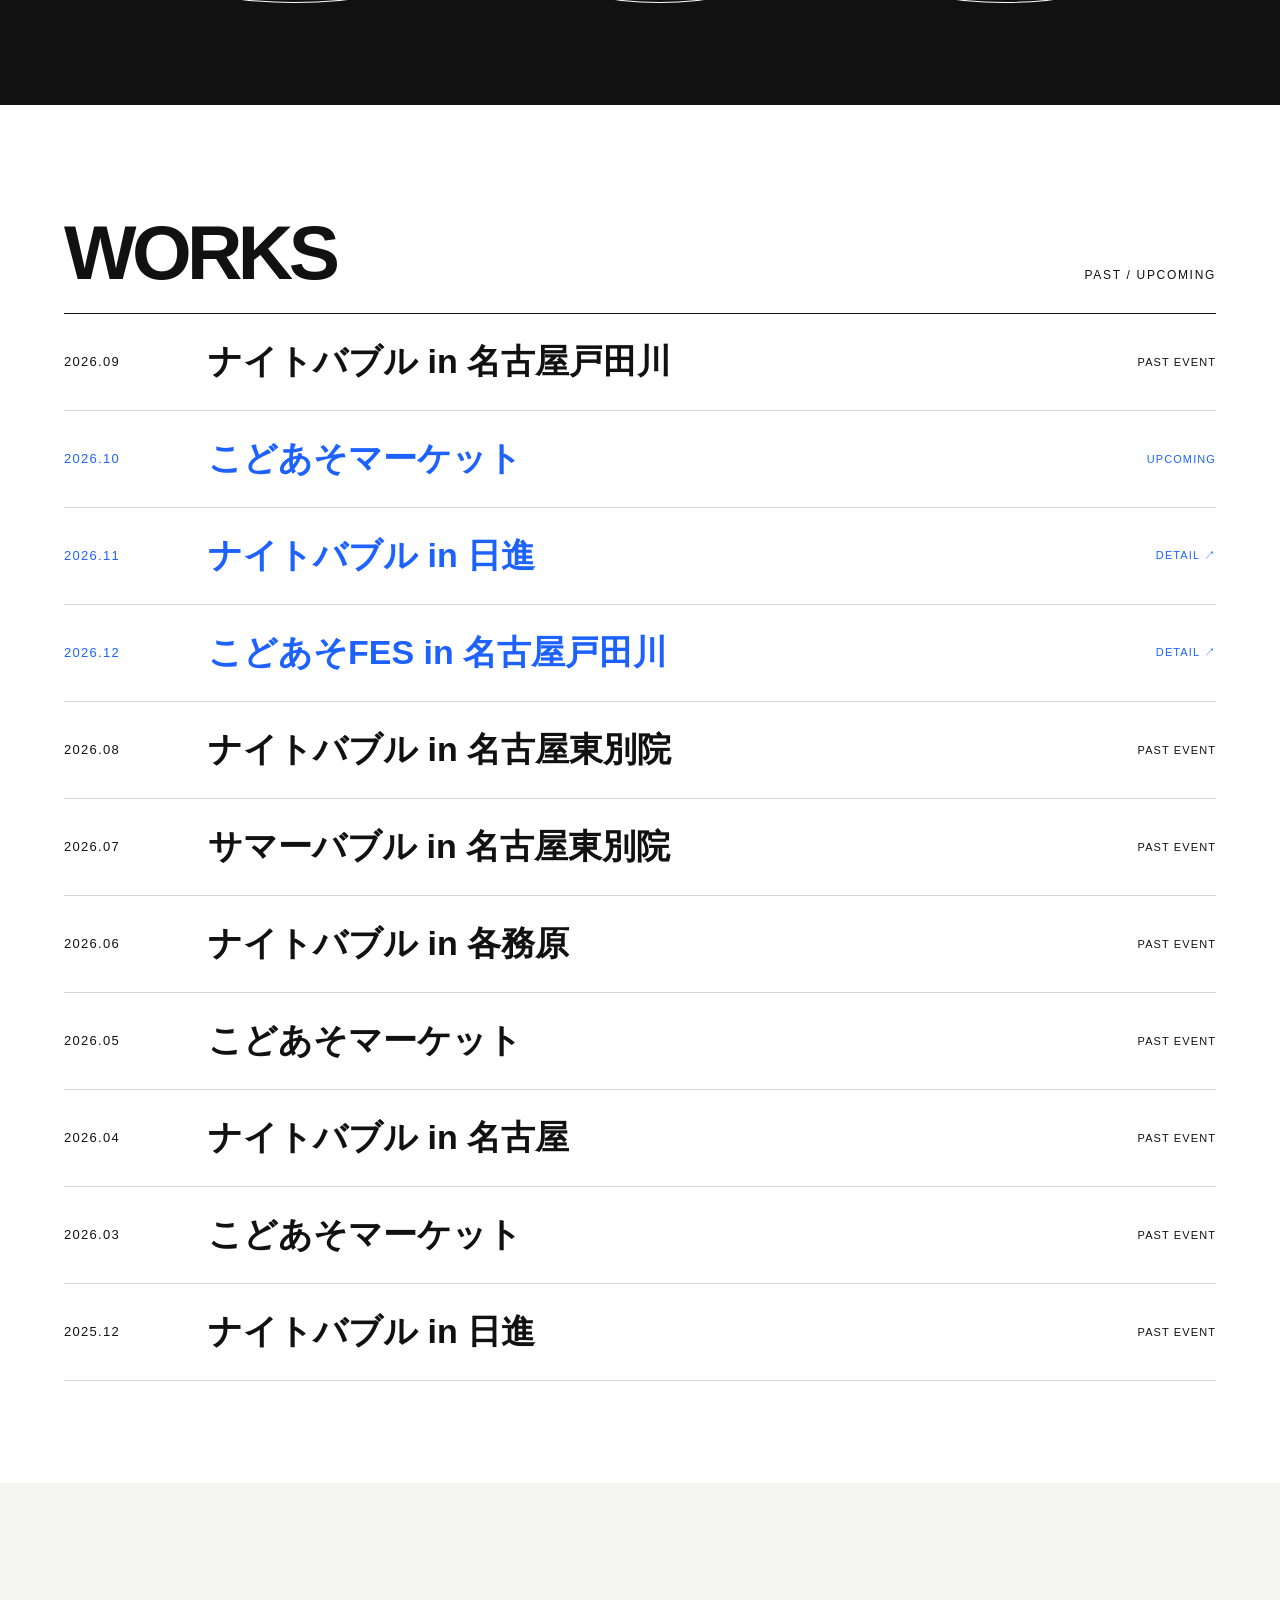
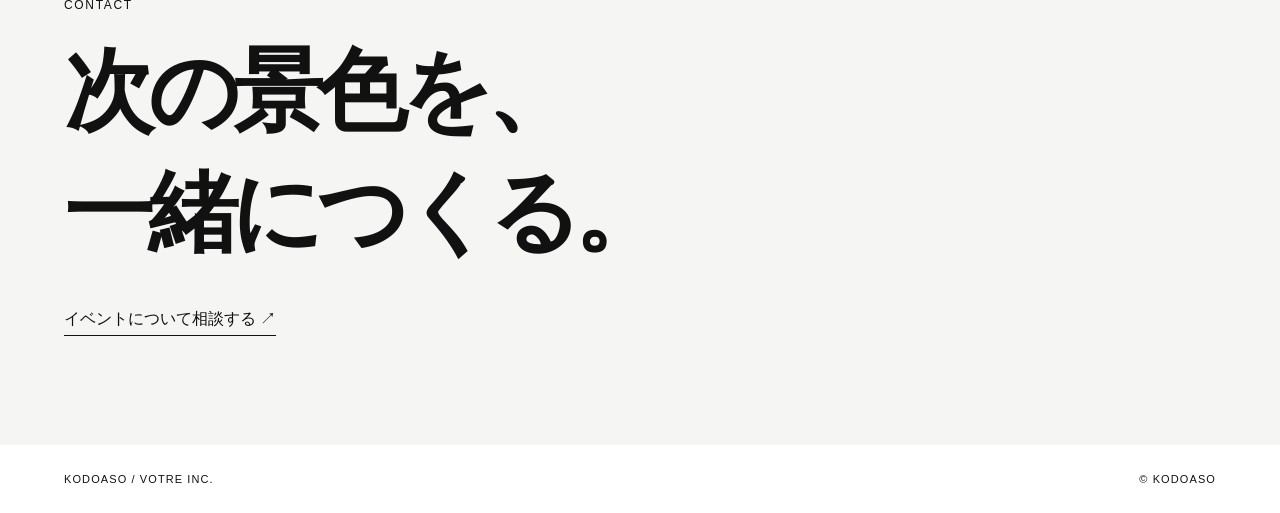
<file: service/event-index-complete.html>
<!doctype html>
<html lang="ja"><head><meta charset="utf-8"><meta name="viewport" content="width=device-width,initial-scale=1"><title>EVENT | KODOASO</title><style>
:root{--ink:#111;--line:#d5d5d5;--paper:#f5f5f3;--blue:#1d62ff}*{box-sizing:border-box}body{margin:0;color:var(--ink);font-family:Arial,'Noto Sans JP',sans-serif}a{color:inherit;text-decoration:none}header{height:72px;padding:0 5vw;border-bottom:1px solid var(--line);display:flex;justify-content:space-between;align-items:center}header strong{letter-spacing:.12em}nav{display:flex;gap:24px;font-size:11px;letter-spacing:.1em}.hero{background:var(--paper);padding:14vw 6vw 9vw}.eyebrow,.label{font-size:12px;letter-spacing:.14em}.hero h1{font-size:clamp(64px,14vw,190px);line-height:.85;letter-spacing:-.08em;margin:30px 0}.hero p{font-size:clamp(19px,2.5vw,32px);line-height:1.5;margin:0}.lead{padding:9vw 6vw;display:grid;grid-template-columns:1fr 1fr;gap:10vw;border-bottom:1px solid var(--line)}.lead h2{font-size:clamp(35px,5vw,72px);line-height:1.08;margin:0}.lead p{line-height:2;font-size:16px;margin:0;max-width:540px}.field{padding:8vw 5vw;background:#111;color:#fff}.field h2{font-size:clamp(38px,6vw,90px);margin:0 0 50px;letter-spacing:-.06em}.ovals{display:grid;grid-template-columns:1.4fr 1fr 1.1fr;align-items:center;gap:-20px}.oval{border:1px solid #fff;border-radius:50%;min-height:220px;padding:60px 42px;display:flex;align-items:center;justify-content:center;font-size:clamp(20px,3vw,40px);text-align:center}.oval:nth-child(2){margin-left:-60px}.oval:nth-child(3){margin-left:-60px}.archive{padding:8vw 5vw}.section-head{display:flex;justify-content:space-between;align-items:baseline;border-bottom:1px solid var(--ink);padding-bottom:16px}.section-head h2{font-size:clamp(38px,6vw,88px);margin:0;letter-spacing:-.06em}.event-row{display:grid;grid-template-columns:120px 1fr 180px;gap:24px;padding:25px 0;border-bottom:1px solid var(--line);align-items:center}.event-row time{font-size:13px;letter-spacing:.1em}.event-row h3{font-size:clamp(20px,2.7vw,34px);margin:0}.event-row .tag{text-align:right;font-size:11px;letter-spacing:.1em}.upcoming{color:var(--blue)}.cta{padding:9vw 5vw;background:var(--paper)}.cta h2{font-size:clamp(42px,7vw,100px);margin:20px 0 35px;letter-spacing:-.07em}.cta a{border-bottom:1px solid var(--ink);padding-bottom:8px}footer{padding:28px 5vw;font-size:11px;letter-spacing:.1em;display:flex;justify-content:space-between}@media(max-width:700px){header{height:60px;padding:0 5vw}nav{gap:10px;font-size:9px}.hero{padding:22vw 7vw 15vw}.lead{grid-template-columns:1fr;gap:28px;padding:15vw 7vw}.field{padding:15vw 7vw}.ovals{display:block}.oval{min-height:150px;margin:0 0 -20px!important;padding:35px 25px}.archive{padding:15vw 7vw}.event-row{grid-template-columns:1fr 1fr;gap:8px 15px}.event-row h3{grid-column:1/-1}.event-row .tag{text-align:right}.cta{padding:15vw 7vw}footer{padding:25px 7vw;display:block;line-height:2}}
</style></head><body><header><a href="../homepage-preview.html"><strong>KODOASO</strong></a><nav><a href="../homepage-preview.html">TOP</a><a href="#archive">EVENT</a><a href="#contact">CONTACT</a></nav></header>
<section class="hero"><div class="eyebrow">KODOASO / EVENT</div><h1>EVENT</h1><p>遊び、出会い、心が動く。<br>こどあそのイベントアーカイブ。</p></section>
<section class="lead"><h2>まだ見たことのない景色を、体験に。</h2><p>親子で楽しめるマーケット、シャボン玉の夜、地域と一緒につくるフェス。<br><br>こどあそは、イベントを通して新しい体験とつながりをつくります。</p></section>
<section class="field"><div class="label">01 / EVENT FIELD</div><h2>PLAY WITH IDEAS.</h2><div class="ovals"><div class="oval">MARKET<br>出会いをつくる</div><div class="oval">EVENT<br>体験をつくる</div><div class="oval">FES<br>地域をつなぐ</div></div></section>
<section class="archive" id="archive"><div class="section-head"><h2>WORKS</h2><div class="label">PAST / UPCOMING</div></div><div id="todagawa" class="event-row"><time>2026.09</time><h3>ナイトバブル in 名古屋戸田川</h3><div class="tag">PAST EVENT</div></div><div id="market-oct" class="event-row upcoming"><time>2026.10</time><h3>こどあそマーケット</h3><div class="tag">UPCOMING</div></div><div class="event-row upcoming"><time>2026.11</time><h3>ナイトバブル in 日進</h3><div class="tag">DETAIL ↗</div></div><div id="fes-dec" class="event-row upcoming"><time>2026.12</time><h3>こどあそFES in 名古屋戸田川</h3><div class="tag">UPCOMING</div></div><div class="event-row"><time>2026.08</time><h3>ナイトバブル in 名古屋東別院</h3><div class="tag">PAST EVENT</div></div><div class="event-row"><time>2026.07</time><h3>サマーバブル in 名古屋東別院</h3><div class="tag">PAST EVENT</div></div><div class="event-row"><time>2026.06</time><h3>ナイトバブル in 各務原</h3><div class="tag">PAST EVENT</div></div><div class="event-row"><time>2026.05</time><h3>こどあそマーケット</h3><div class="tag">PAST EVENT</div></div><div class="event-row"><time>2026.04</time><h3>ナイトバブル in 名古屋</h3><div class="tag">PAST EVENT</div></div><div class="event-row"><time>2026.03</time><h3>こどあそマーケット</h3><div class="tag">PAST EVENT</div></div><div class="event-row"><time>2025.12</time><h3>ナイトバブル in 日進</h3><div class="tag">PAST EVENT</div></div></section>
<section class="cta" id="contact"><div class="label">CONTACT</div><h2>次の景色を、<br>一緒につくる。</h2><a href="mailto:kodoasomkt@gmail.com">イベントについて相談する ↗</a></section><footer><span>KODOASO / VOTRE INC.</span><span>© KODOASO</span></footer></body></html>
<script>document.querySelector('#fes-dec h3').innerHTML='<a href="../events/kodomoaso-fes-2026/index.html">こどあそFES in 名古屋戸田川</a>';document.querySelector('#fes-dec .tag').innerHTML='<a href="../events/kodomoaso-fes-2026/index.html">DETAIL ↗</a>';</script>
</file>
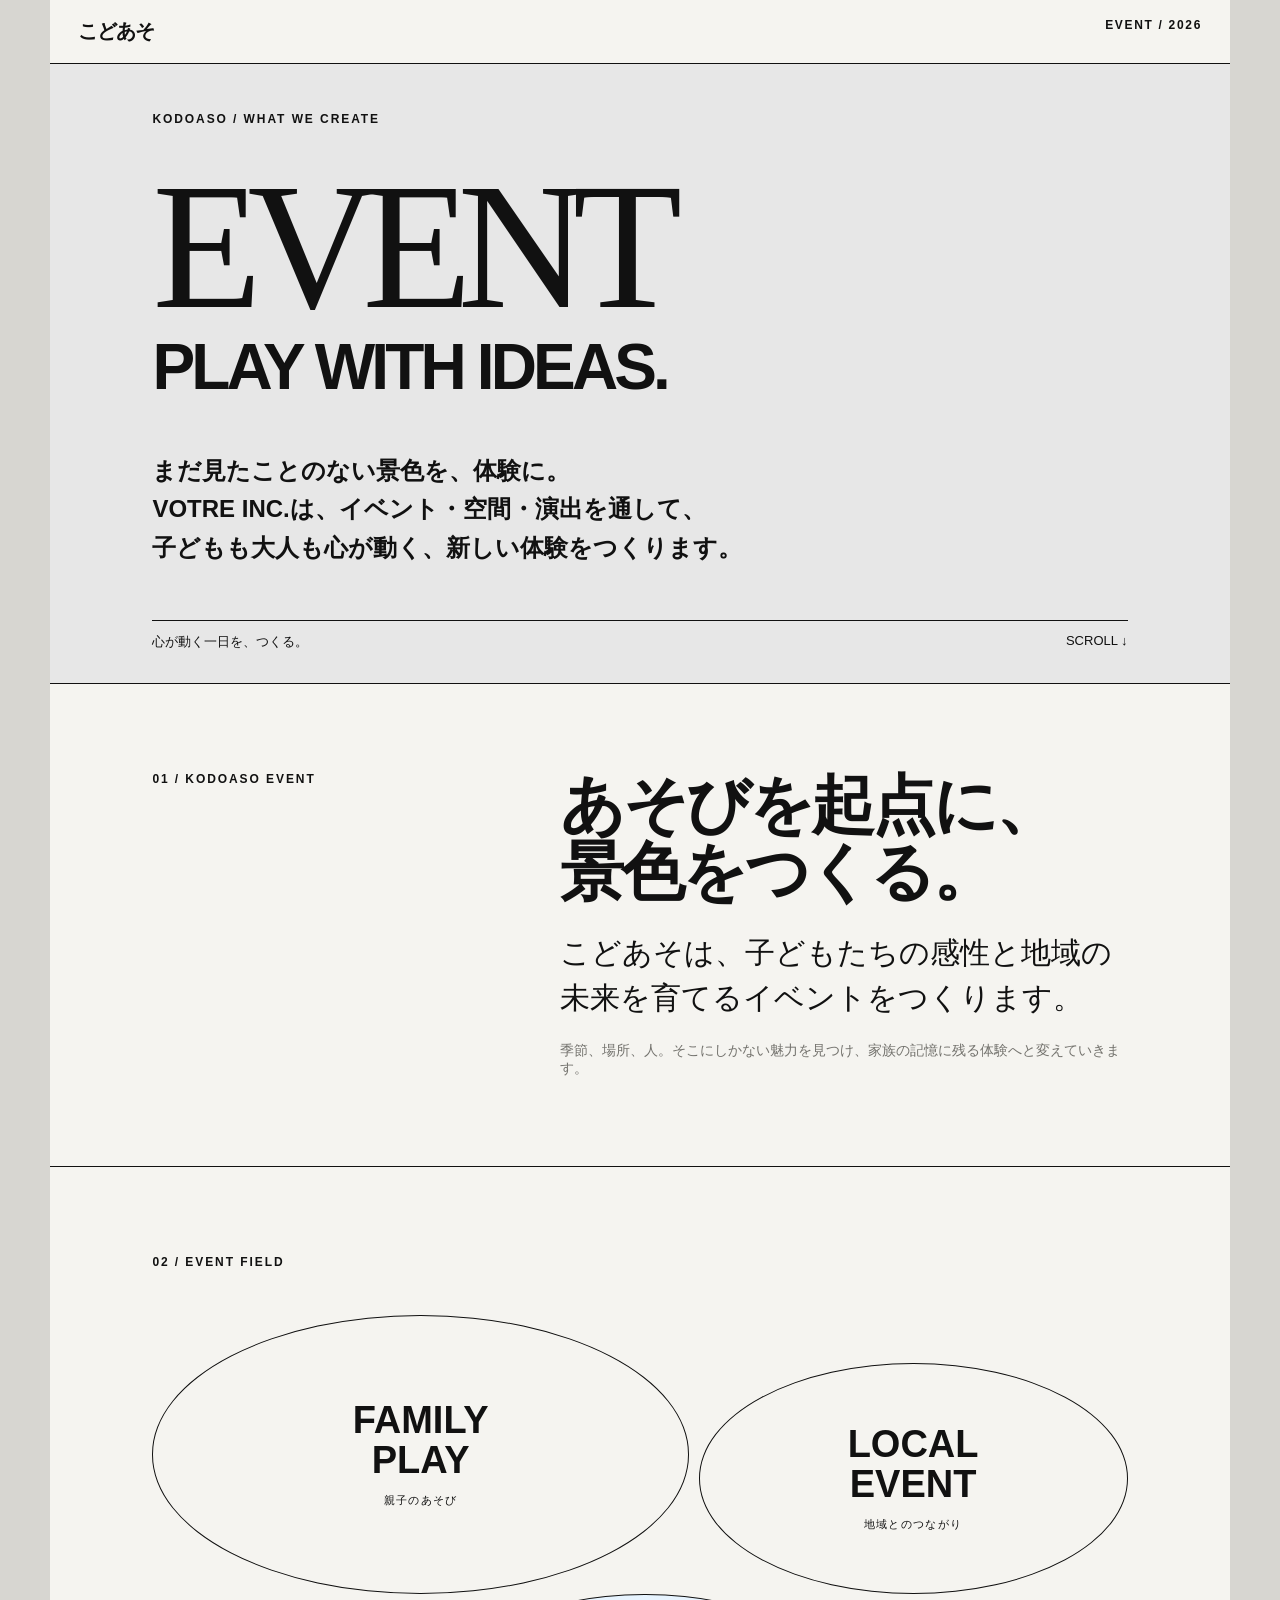
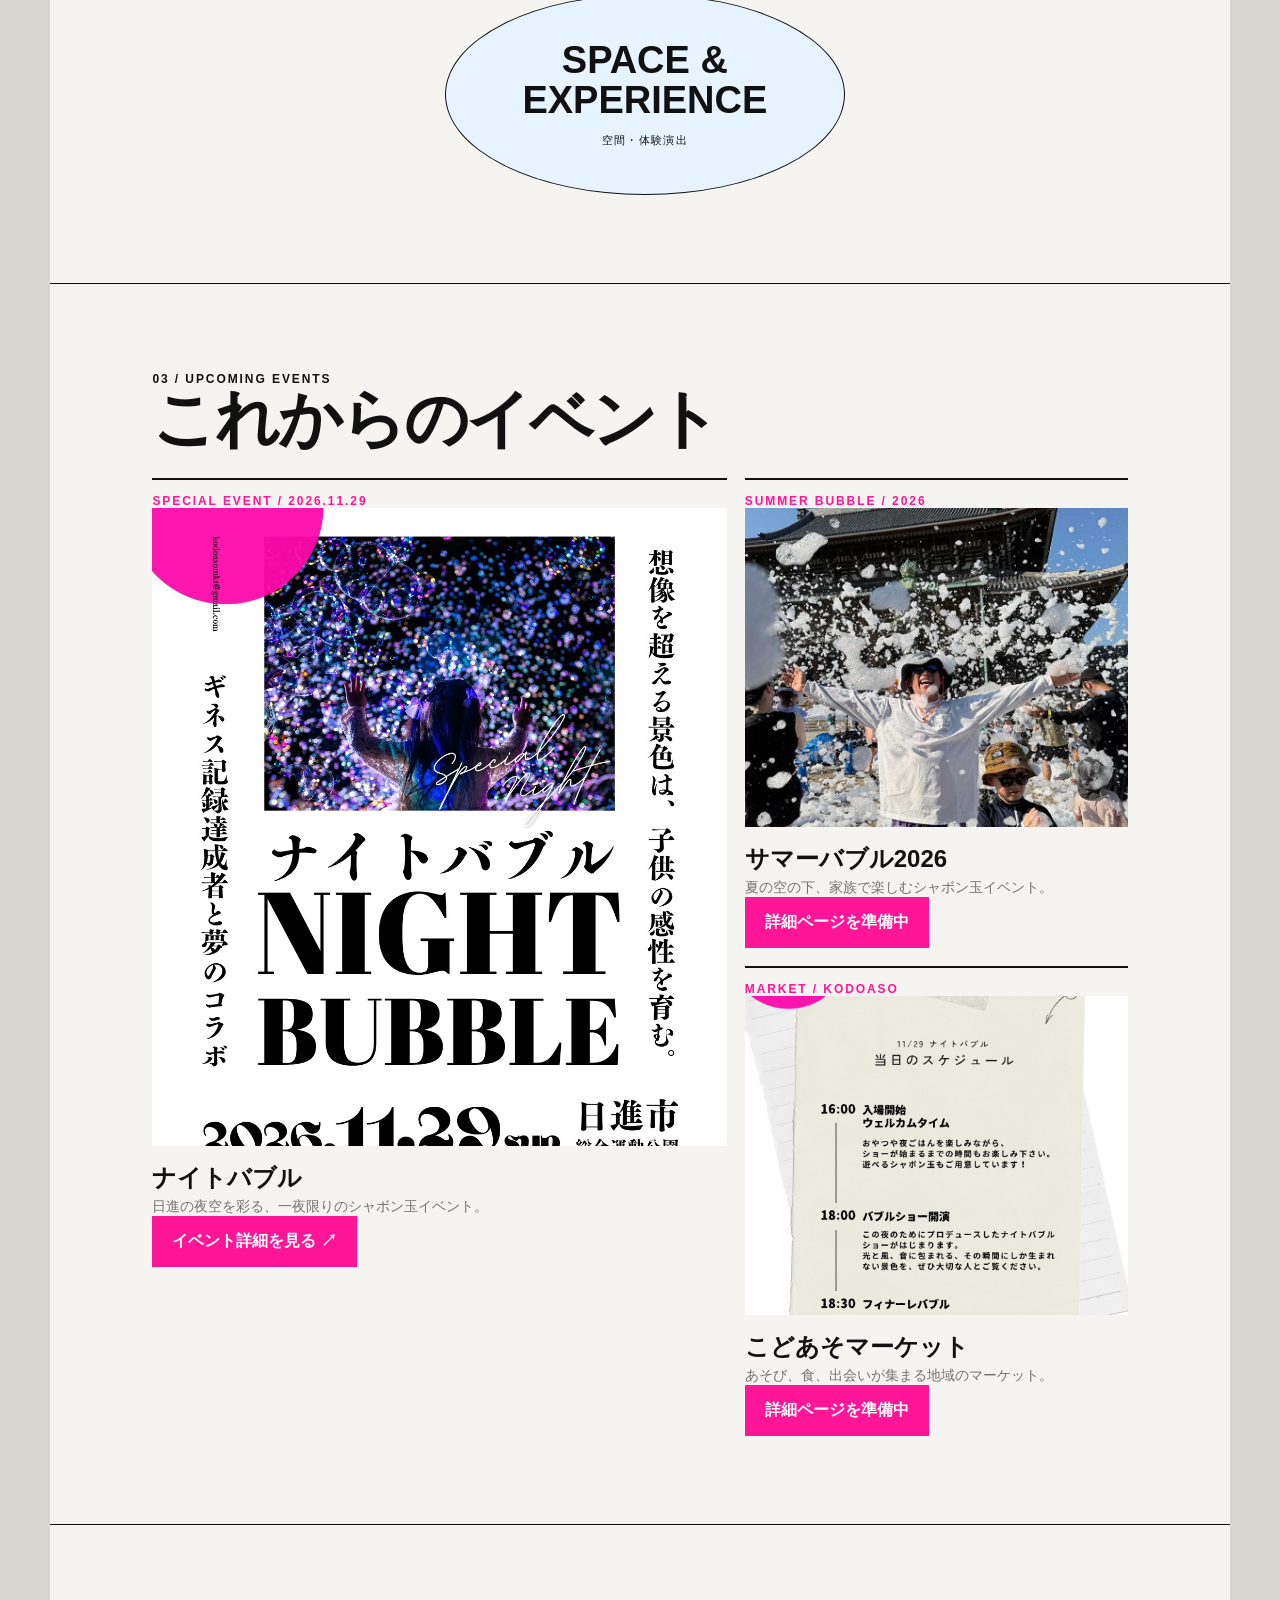
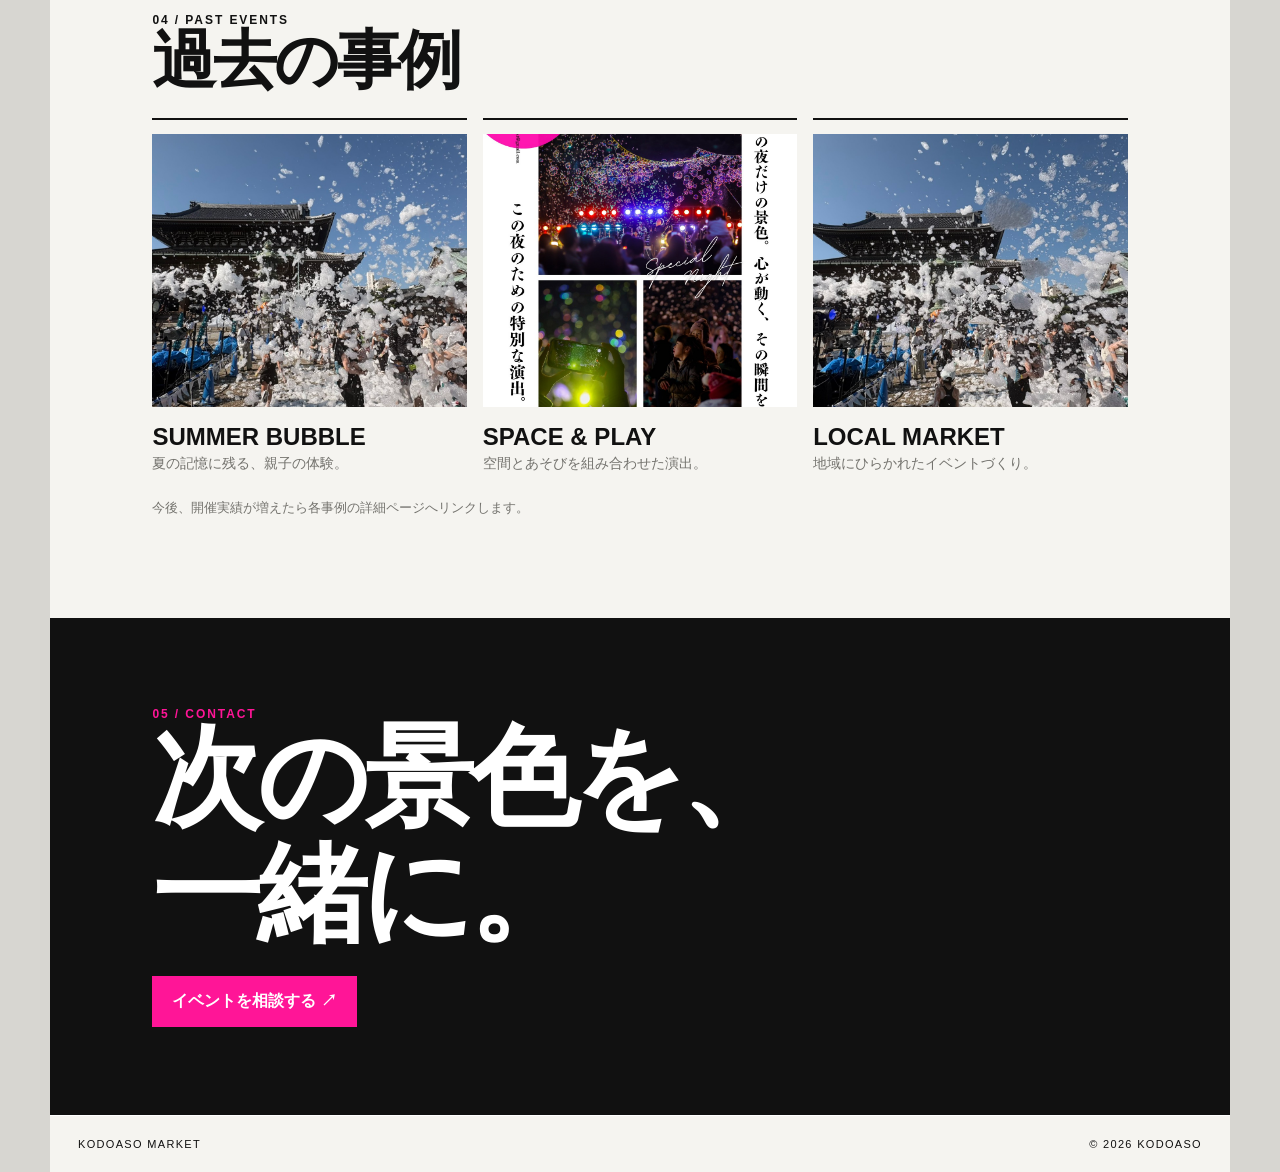
<file: service/event-index.html>
<!doctype html><html lang="ja"><head><meta charset="utf-8"><meta name="viewport" content="width=device-width,initial-scale=1"><title>EVENT | KODOASO</title><style>
:root{--paper:#f5f4f0;--ink:#111;--pink:#ff1597;--blue:#1479c9;--muted:#74736e}*{box-sizing:border-box}body{margin:0;background:#d7d6d1;color:var(--ink);font-family:Arial,"Noto Sans JP","Yu Gothic",sans-serif}.page{max-width:1180px;margin:auto;background:var(--paper);overflow:hidden}.nav{display:flex;justify-content:space-between;padding:18px 28px;border-bottom:1px solid;font-size:12px;letter-spacing:.14em;font-weight:700}.logo{font-size:20px;letter-spacing:-.05em}.hero{min-height:620px;background:#e7e7e7;padding:48px 8vw 32px;border-bottom:1px solid;display:flex;flex-direction:column;justify-content:space-between}.eyebrow,.no,.meta{font-size:12px;letter-spacing:.16em;font-weight:700}.hero h1{font:clamp(80px,14vw,180px)/.76 Georgia,serif;letter-spacing:-.08em;margin:0}.hero h1 span{display:block;font:800 clamp(28px,5vw,66px)/1 Arial,sans-serif;letter-spacing:-.06em;margin-top:20px}.hero-copy{font-size:clamp(17px,2vw,24px);line-height:1.6;font-weight:700}.hero-foot{display:flex;justify-content:space-between;border-top:1px solid;padding-top:12px;font-size:13px}.section{padding:88px 8vw;border-bottom:1px solid}.intro{display:grid;grid-template-columns:.7fr 1.3fr;gap:8vw}.section h2{font-size:clamp(34px,5vw,68px);line-height:1.05;letter-spacing:-.05em;margin:0 0 24px}.intro p{font-size:clamp(20px,2.5vw,30px);line-height:1.5;margin:0}.intro small{display:block;color:var(--muted);font-size:14px;margin-top:22px}.map{height:480px;position:relative;margin-top:46px}.orb{position:absolute;border:1px solid;border-radius:50%;display:grid;place-content:center;text-align:center;font-size:clamp(20px,3vw,38px);font-weight:700;line-height:1.05;animation:float 7s ease-in-out infinite;transition:.4s}.orb:hover{background:var(--pink);color:#fff;transform:scale(1.05)}.orb small{font:11px Arial,sans-serif;letter-spacing:.12em;margin-top:12px}.one{width:55%;height:58%}.two{width:44%;height:48%;right:0;top:10%;animation-delay:-2s}.three{width:41%;height:42%;left:30%;bottom:0;background:#e7f4ff;animation-delay:-4s}@keyframes float{50%{transform:translateY(12px)}}.list{display:grid;grid-template-columns:1.2fr .8fr;gap:18px}.event{border-top:2px solid;padding-top:14px}.event:first-child{grid-row:span 2}.event img{width:100%;aspect-ratio:1.2;object-fit:cover}.event:first-child img{aspect-ratio:.9}.event h3{font-size:24px;margin:12px 0 4px}.event p{font-size:14px;color:var(--muted);margin:0}.meta{color:var(--pink)}.past{display:grid;grid-template-columns:repeat(3,1fr);gap:16px}.past .event:first-child{grid-row:auto}.past .event img{aspect-ratio:1.15}.note{margin-top:26px;color:var(--muted);font-size:13px}.cta{display:inline-block;background:var(--pink);color:#fff;padding:15px 20px;text-decoration:none;font-weight:700}.contact{background:#111;color:#fff}.contact .no{color:var(--pink)}.contact h2{font-family:Georgia,serif;font-size:clamp(48px,9vw,110px)}.footer{display:flex;justify-content:space-between;padding:22px 28px;font-size:11px;letter-spacing:.12em}
@media(max-width:700px){body{background:var(--paper)}.nav{padding:16px 18px}.hero{min-height:540px;padding:30px 20px 22px}.hero h1{font-size:24vw}.hero h1 span{font-size:10vw}.hero-copy{font-size:16px}.section{padding:58px 20px 68px}.intro{display:block}.intro .no{margin-bottom:36px}.intro p{font-size:21px}.map{height:400px}.one{width:73%;height:45%}.two{width:63%;height:38%;right:0;top:18%}.three{width:59%;height:34%;left:22%}.orb{font-size:22px}.list,.past{display:block}.event,.past .event{margin-bottom:34px}.event:first-child img,.event img,.past .event img{aspect-ratio:1.2}.event:last-child{margin-bottom:0}}
</style></head><body><main class="page"><header class="nav"><div class="logo">こどあそ</div><div>EVENT / 2026</div></header><section class="hero"><div class="eyebrow">KODOASO / WHAT WE CREATE</div><h1>EVENT<span>PLAY WITH IDEAS.</span></h1><div class="hero-copy">まだ見たことのない景色を、体験に。<br>VOTRE INC.は、イベント・空間・演出を通して、<br>子どもも大人も心が動く、新しい体験をつくります。</div><div class="hero-foot"><span>心が動く一日を、つくる。</span><span>SCROLL ↓</span></div></section><section class="section intro"><div class="no">01 / KODOASO EVENT</div><div><h2>あそびを起点に、<br>景色をつくる。</h2><p>こどあそは、子どもたちの感性と地域の未来を育てるイベントをつくります。</p><small>季節、場所、人。そこにしかない魅力を見つけ、家族の記憶に残る体験へと変えていきます。</small></div></section><section class="section"><div class="no">02 / EVENT FIELD</div><div class="map"><div class="orb one">FAMILY<br>PLAY<small>親子のあそび</small></div><div class="orb two">LOCAL<br>EVENT<small>地域とのつながり</small></div><div class="orb three">SPACE &amp;<br>EXPERIENCE<small>空間・体験演出</small></div></div></section><section class="section"><div class="no">03 / UPCOMING EVENTS</div><h2>これからのイベント</h2><div class="list"><article class="event"><div class="meta">SPECIAL EVENT / 2026.11.29</div><img src="../night-bubble-assets/hero.jpg" alt="ナイトバブル"><h3>ナイトバブル</h3><p>日進の夜空を彩る、一夜限りのシャボン玉イベント。</p><a class="cta" href="../night-bubble-philosophy-preview.html">イベント詳細を見る ↗</a></article><article class="event"><div class="meta">SUMMER BUBBLE / 2026</div><img src="event-assets/summer-bubble-2026/summer-bubble-2026-main.jpg" alt="サマーバブル2026"><h3>サマーバブル2026</h3><p>夏の空の下、家族で楽しむシャボン玉イベント。</p><a class="cta" href="#">詳細ページを準備中</a></article><article class="event"><div class="meta">MARKET / KODOASO</div><img src="../night-bubble-assets/schedule.jpg" alt="こどあそマーケット"><h3>こどあそマーケット</h3><p>あそび、食、出会いが集まる地域のマーケット。</p><a class="cta" href="#">詳細ページを準備中</a></article></div></section><section class="section"><div class="no">04 / PAST EVENTS</div><h2>過去の事例</h2><div class="past"><article class="event"><img src="event-assets/summer-bubble-2026/summer-bubble-2026-scene-01.jpg" alt="サマーバブルの過去風景"><h3>SUMMER BUBBLE</h3><p>夏の記憶に残る、親子の体験。</p></article><article class="event"><img src="../night-bubble-assets/moment.jpg" alt="イベント演出の過去風景"><h3>SPACE &amp; PLAY</h3><p>空間とあそびを組み合わせた演出。</p></article><article class="event"><img src="event-assets/summer-bubble-2026/summer-bubble-2026-scene-02.jpg" alt="イベント会場の過去風景"><h3>LOCAL MARKET</h3><p>地域にひらかれたイベントづくり。</p></article></div><p class="note">今後、開催実績が増えたら各事例の詳細ページへリンクします。</p></section><section class="section contact"><div class="no">05 / CONTACT</div><h2>次の景色を、<br>一緒に。</h2><a class="cta" href="#">イベントを相談する ↗</a></section><footer class="footer"><span>KODOASO MARKET</span><span>© 2026 KODOASO</span></footer></main></body></html>
</file>
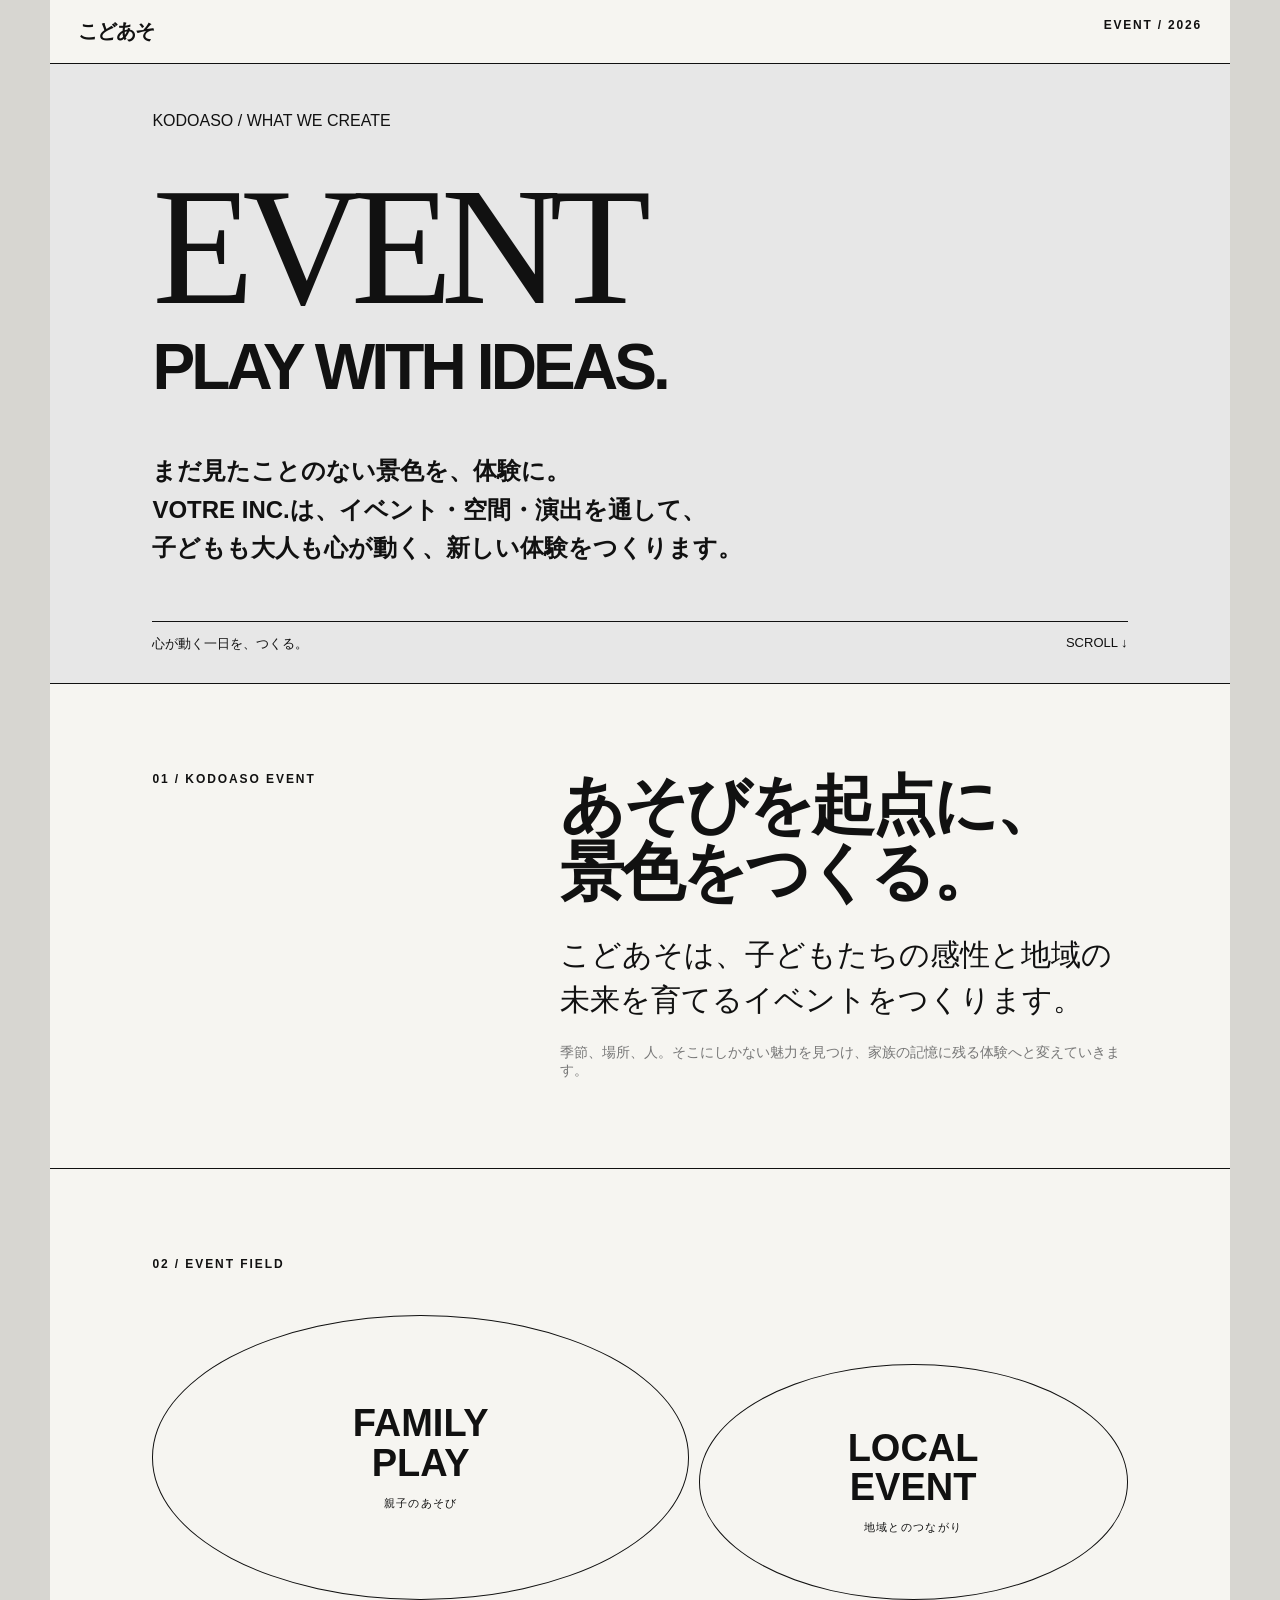
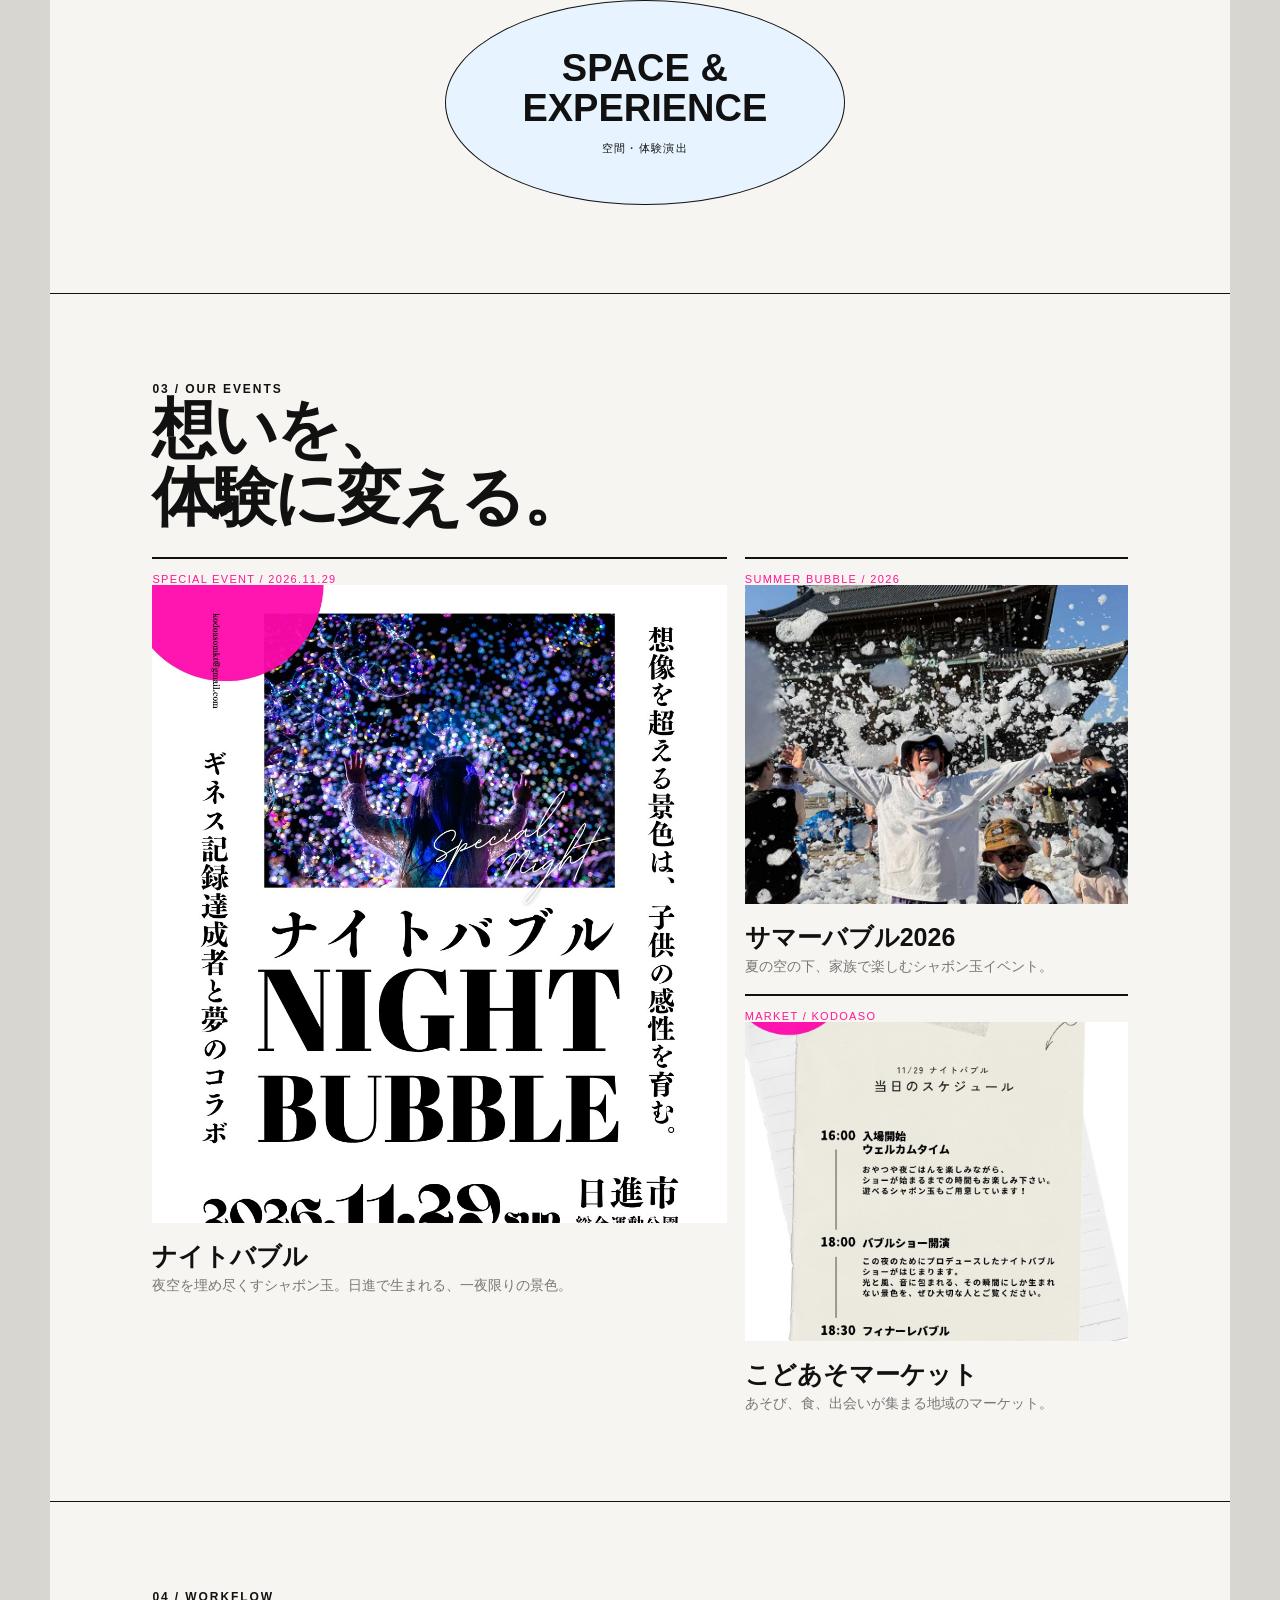
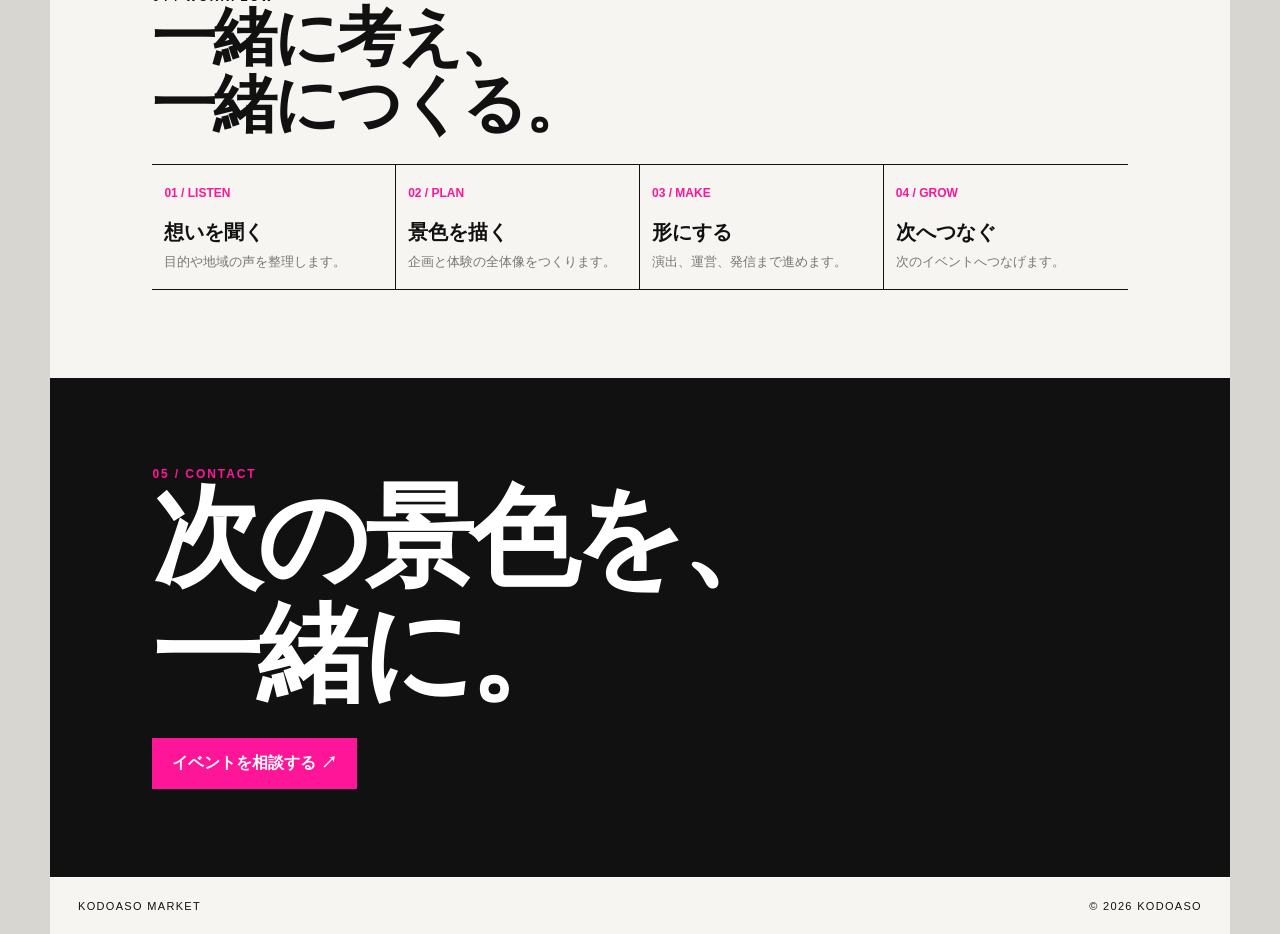
<file: service/event-preview-final.html>
<!doctype html><html lang="ja"><head><meta charset="utf-8"><meta name="viewport" content="width=device-width,initial-scale=1"><title>EVENT | KODOASO</title><style>
:root{--p:#f6f5f1;--g:#e7e7e7;--i:#111;--pink:#ff1597;--blue:#1479c9;--muted:#777}*{box-sizing:border-box}body{margin:0;background:#d7d6d1;color:var(--i);font-family:Arial,"Noto Sans JP","Yu Gothic",sans-serif}.page{max-width:1180px;margin:auto;background:var(--p);overflow:hidden}.nav{padding:18px 28px;border-bottom:1px solid;display:flex;justify-content:space-between;font-size:12px;letter-spacing:.15em;font-weight:700}.logo{font-size:20px;letter-spacing:-.05em}.hero{min-height:620px;padding:48px 8vw 30px;background:var(--g);border-bottom:1px solid;display:flex;flex-direction:column;justify-content:space-between}.hero h1{font:clamp(72px,13vw,170px)/.78 Georgia,serif;letter-spacing:-.07em;margin:0}.hero h1 span{display:block;font:800 clamp(26px,5vw,66px)/1 Arial,sans-serif;letter-spacing:-.06em;margin-top:22px}.hero-copy{max-width:700px;font-size:clamp(17px,2vw,24px);line-height:1.6;font-weight:700}.hero-foot{display:flex;justify-content:space-between;border-top:1px solid;padding-top:13px;font-size:13px}.section{padding:88px 8vw;border-bottom:1px solid}.intro{display:grid;grid-template-columns:.7fr 1.3fr;gap:8vw}.no{font-size:12px;letter-spacing:.16em;font-weight:700}.section h2{font-size:clamp(35px,5vw,70px);line-height:1.05;letter-spacing:-.05em;margin:0 0 26px}.intro p{font-size:clamp(20px,2.5vw,30px);line-height:1.5;margin:0}.intro small{display:block;color:var(--muted);font-size:14px;margin-top:22px}.map{height:490px;position:relative;margin-top:44px}.orb{position:absolute;border:1px solid;border-radius:50%;display:grid;place-content:center;text-align:center;font-size:clamp(20px,3vw,38px);font-weight:700;line-height:1.05;transition:.5s;animation:float 7s ease-in-out infinite}.orb:hover{background:var(--pink);color:#fff;transform:scale(1.05)}.orb small{font:11px Arial,sans-serif;letter-spacing:.12em;margin-top:12px}.one{width:55%;height:58%}.two{width:44%;height:48%;right:0;top:10%;animation-delay:-2s}.three{width:41%;height:42%;left:30%;bottom:0;background:#e7f4ff;animation-delay:-4s}@keyframes float{50%{transform:translateY(12px)}}.events{display:grid;grid-template-columns:1.2fr .8fr;gap:18px}.event{border-top:2px solid;padding-top:14px}.event:first-child{grid-row:span 2}.event img{width:100%;aspect-ratio:1.2;object-fit:cover}.event:first-child img{aspect-ratio:.9}.event h3{font-size:25px;margin:13px 0 4px}.event p{color:var(--muted);font-size:14px;margin:0}.meta{color:var(--pink);font-size:11px;letter-spacing:.12em}.flow{display:grid;grid-template-columns:repeat(4,1fr);border-block:1px solid}.flow div{padding:18px 12px;border-right:1px solid}.flow div:last-child{border:0}.flow b{color:var(--pink);font-size:12px}.flow strong{display:block;margin-top:18px;font-size:20px}.flow span{display:block;color:var(--muted);font-size:13px;margin-top:7px}.contact{background:#111;color:#fff}.contact .no{color:var(--pink)}.contact h2{font-family:Georgia,serif;font-size:clamp(48px,9vw,110px)}.cta{display:inline-block;background:var(--pink);color:#fff;padding:15px 20px;text-decoration:none;font-weight:700}.footer{display:flex;justify-content:space-between;padding:22px 28px;font-size:11px;letter-spacing:.12em}
@media(max-width:700px){body{background:var(--p)}.nav{padding:16px 18px}.hero{min-height:540px;padding:30px 20px 22px}.hero h1{font-size:24vw}.hero h1 span{font-size:10vw;margin-top:16px}.hero-copy{font-size:16px}.section{padding:58px 20px 68px}.intro{display:block}.intro .no{margin-bottom:36px}.intro p{font-size:21px}.map{height:400px}.one{width:73%;height:45%}.two{width:63%;height:38%;right:0;top:18%}.three{width:59%;height:34%;left:22%}.orb{font-size:22px}.events{display:block}.event{margin-bottom:34px}.event:first-child img,.event img{aspect-ratio:1.2}.flow{display:block}.flow div{border-right:0;border-bottom:1px solid}.flow div:last-child{border:0}.flow strong{margin-top:8px}.contact{padding-bottom:80px}.footer{padding:18px}}
</style></head><body><main class="page"><header class="nav"><div class="logo">こどあそ</div><div>EVENT / 2026</div></header><section class="hero"><div>KODOASO / WHAT WE CREATE</div><h1>EVENT<span>PLAY WITH IDEAS.</span></h1><div class="hero-copy">まだ見たことのない景色を、体験に。<br>VOTRE INC.は、イベント・空間・演出を通して、<br>子どもも大人も心が動く、新しい体験をつくります。</div><div class="hero-foot"><span>心が動く一日を、つくる。</span><span>SCROLL ↓</span></div></section><section class="section intro"><div class="no">01 / KODOASO EVENT</div><div><h2>あそびを起点に、<br>景色をつくる。</h2><p>こどあそは、子どもたちの感性と地域の未来を育てるイベントをつくります。</p><small>季節、場所、人。そこにしかない魅力を見つけ、家族の記憶に残る体験へと変えていきます。</small></div></section><section class="section"><div class="no">02 / EVENT FIELD</div><div class="map"><div class="orb one">FAMILY<br>PLAY<small>親子のあそび</small></div><div class="orb two">LOCAL<br>EVENT<small>地域とのつながり</small></div><div class="orb three">SPACE &amp;<br>EXPERIENCE<small>空間・体験演出</small></div></div></section><section class="section"><div class="no">03 / OUR EVENTS</div><h2>想いを、<br>体験に変える。</h2><div class="events"><article class="event"><div class="meta">SPECIAL EVENT / 2026.11.29</div><img src="../night-bubble-assets/hero.jpg" alt="ナイトバブル"><h3>ナイトバブル</h3><p>夜空を埋め尽くすシャボン玉。日進で生まれる、一夜限りの景色。</p></article><article class="event"><div class="meta">SUMMER BUBBLE / 2026</div><img src="event-assets/summer-bubble-2026/summer-bubble-2026-main.jpg" alt="サマーバブル2026"><h3>サマーバブル2026</h3><p>夏の空の下、家族で楽しむシャボン玉イベント。</p></article><article class="event"><div class="meta">MARKET / KODOASO</div><img src="../night-bubble-assets/schedule.jpg" alt="こどあそマーケット"><h3>こどあそマーケット</h3><p>あそび、食、出会いが集まる地域のマーケット。</p></article></div></section><section class="section"><div class="no">04 / WORKFLOW</div><h2>一緒に考え、<br>一緒につくる。</h2><div class="flow"><div><b>01 / LISTEN</b><strong>想いを聞く</strong><span>目的や地域の声を整理します。</span></div><div><b>02 / PLAN</b><strong>景色を描く</strong><span>企画と体験の全体像をつくります。</span></div><div><b>03 / MAKE</b><strong>形にする</strong><span>演出、運営、発信まで進めます。</span></div><div><b>04 / GROW</b><strong>次へつなぐ</strong><span>次のイベントへつなげます。</span></div></div></section><section class="section contact"><div class="no">05 / CONTACT</div><h2>次の景色を、<br>一緒に。</h2><a class="cta" href="#">イベントを相談する ↗</a></section><footer class="footer"><span>KODOASO MARKET</span><span>© 2026 KODOASO</span></footer></main></body></html>
</file>
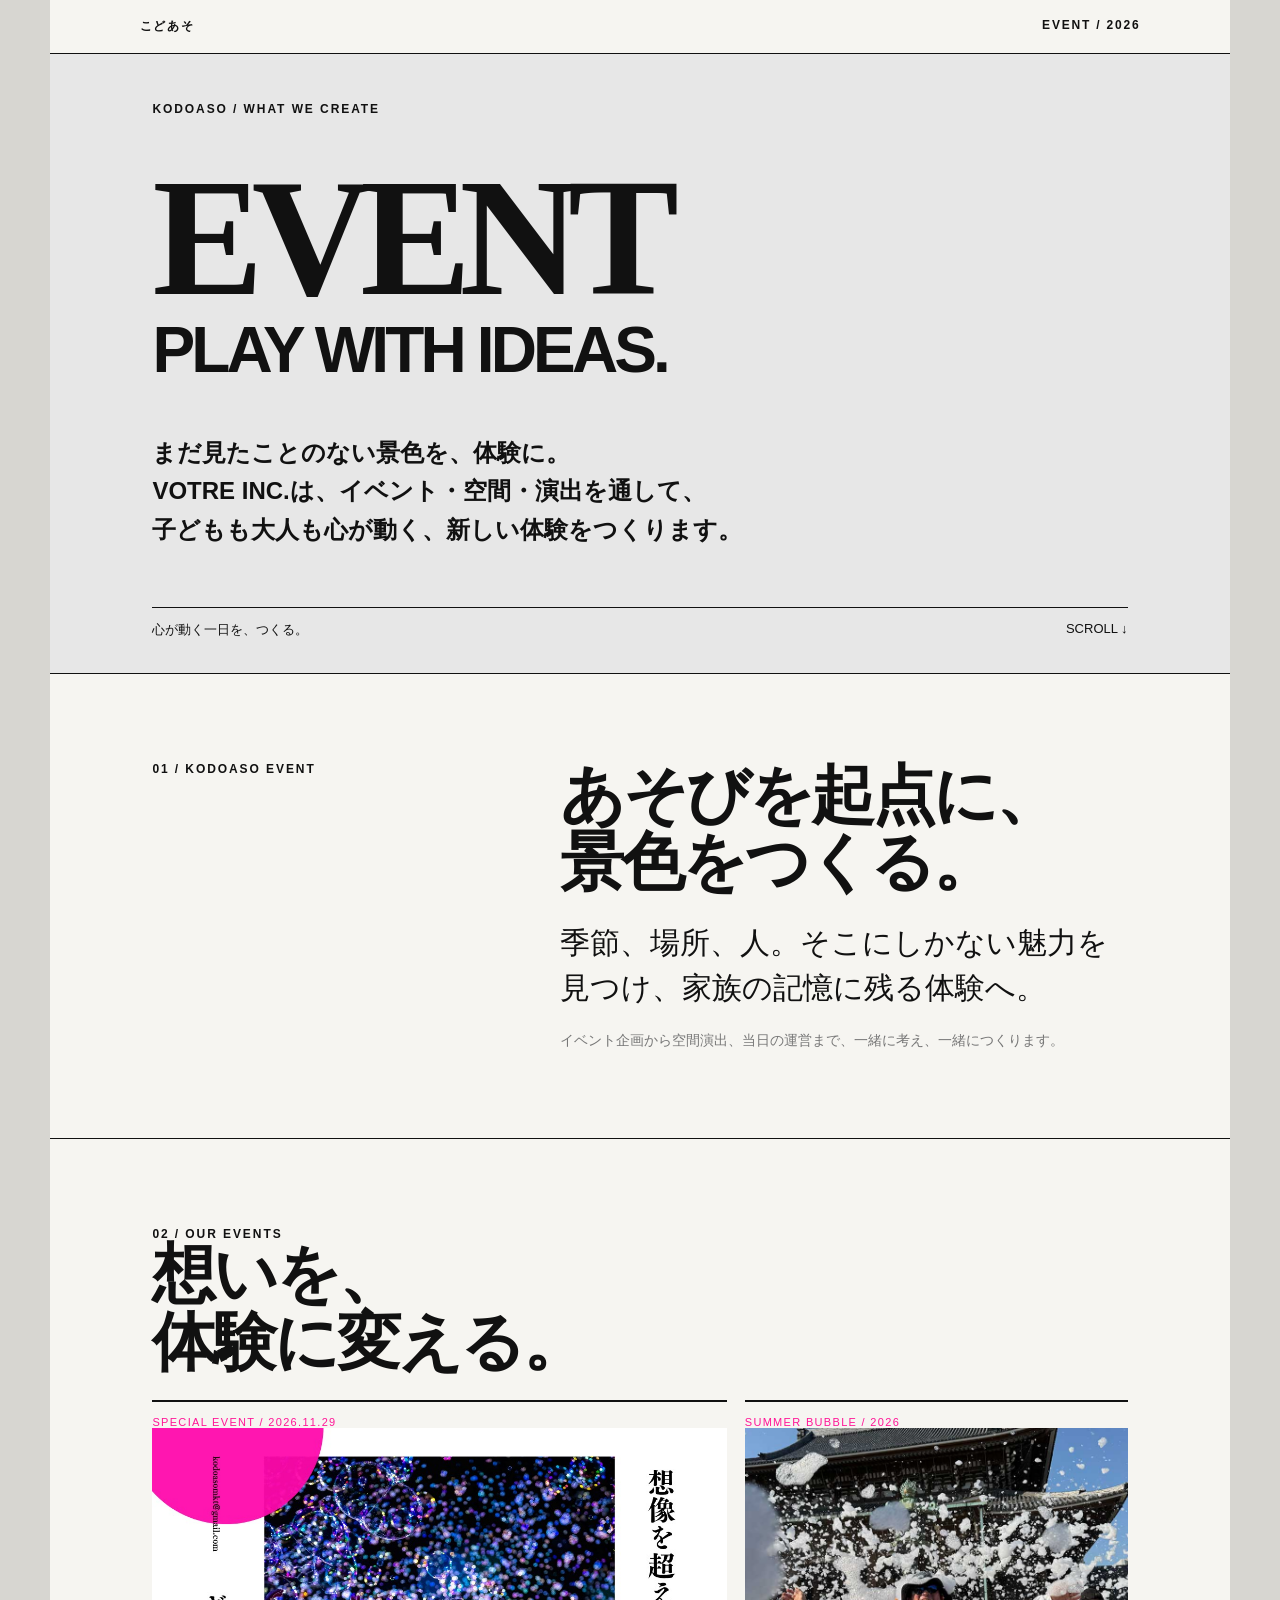
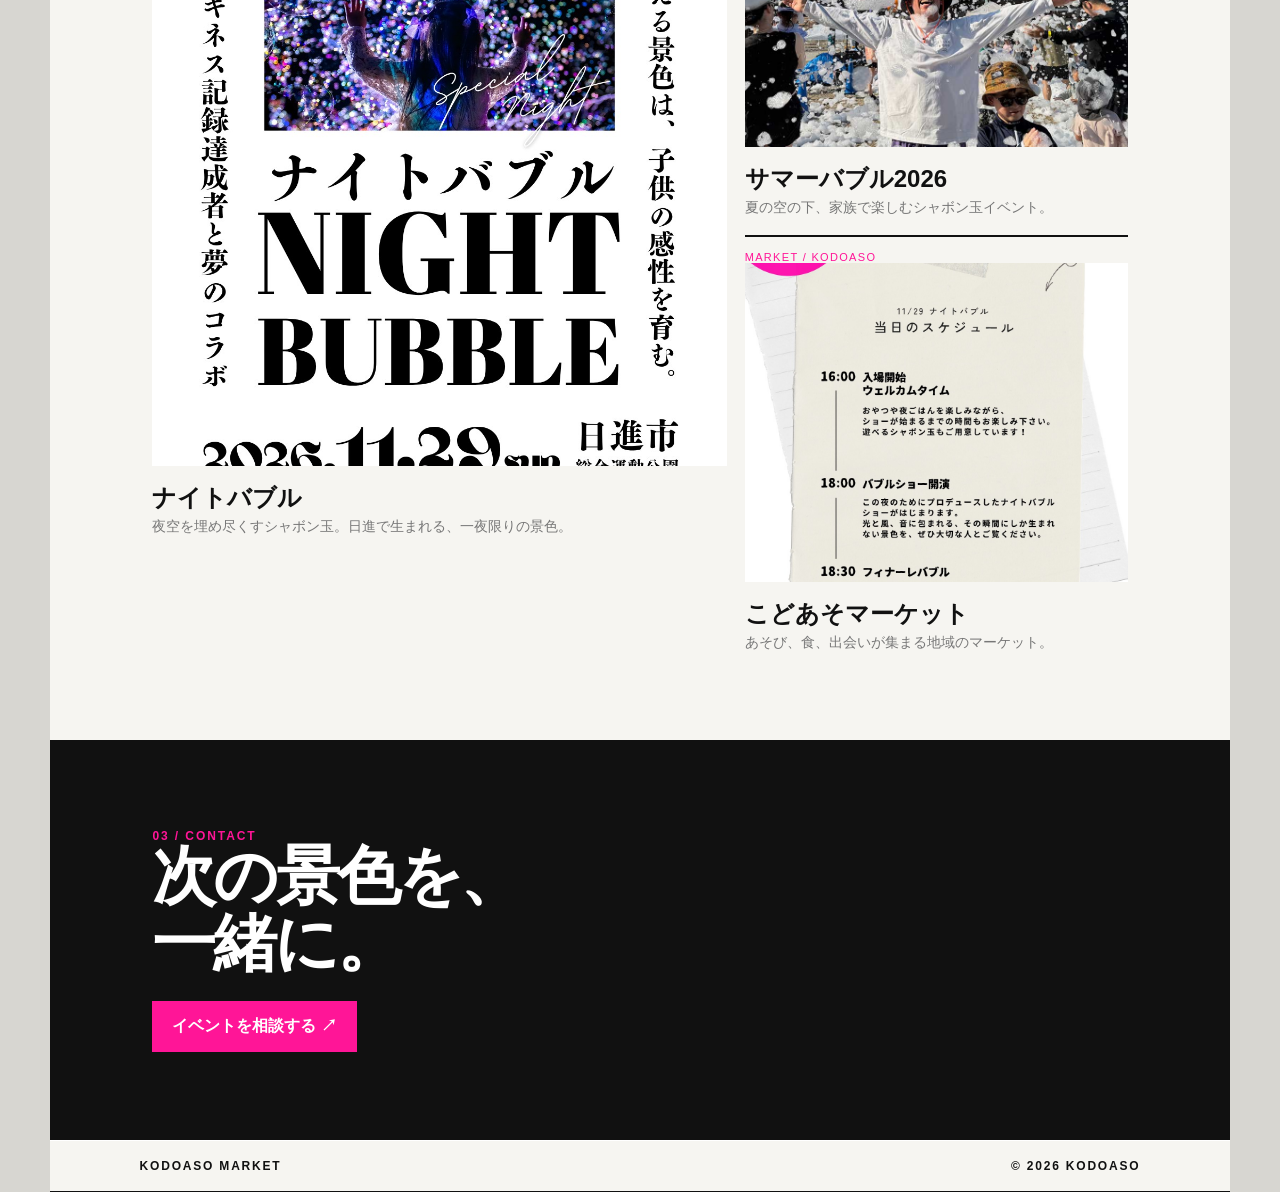
<file: service/event-preview-v2.html>
<!doctype html><html lang="ja"><head><meta charset="utf-8"><meta name="viewport" content="width=device-width,initial-scale=1"><title>EVENT | KODOASO</title><style>
*{box-sizing:border-box}body{margin:0;background:#d7d6d1;color:#111;font-family:Arial,"Noto Sans JP","Yu Gothic",sans-serif}.page{max-width:1180px;margin:auto;background:#f6f5f1}.nav{padding:18px 7vw;border-bottom:1px solid;display:flex;justify-content:space-between;font-size:12px;letter-spacing:.15em;font-weight:700}.hero{min-height:620px;padding:48px 8vw 34px;background:#e7e7e7;border-bottom:1px solid;display:flex;flex-direction:column;justify-content:space-between}.eyebrow,.no{font-size:12px;letter-spacing:.16em;font-weight:700}.hero h1{font-family:Georgia,serif;font-size:clamp(72px,13vw,170px);line-height:.78;letter-spacing:-.07em;margin:0}.hero h1 span{display:block;font-family:Arial,sans-serif;font-size:clamp(26px,5vw,66px);font-weight:800;letter-spacing:-.06em;margin-top:22px}.hero-copy{max-width:680px;font-size:clamp(17px,2vw,24px);line-height:1.6;font-weight:700}.hero-foot{display:flex;justify-content:space-between;border-top:1px solid;padding-top:13px;font-size:13px}.section{padding:88px 8vw;border-bottom:1px solid}.intro{display:grid;grid-template-columns:.7fr 1.3fr;gap:8vw}.section h2{font-size:clamp(35px,5vw,70px);line-height:1.05;letter-spacing:-.05em;margin:0 0 24px}.intro p{font-size:clamp(20px,2.5vw,30px);line-height:1.5;margin:0}.intro small{display:block;color:#777;font-size:14px;margin-top:22px}.events{display:grid;grid-template-columns:1.2fr .8fr;gap:18px}.event{border-top:2px solid;padding-top:14px}.event:first-child{grid-row:span 2}.event img{width:100%;aspect-ratio:1.2;object-fit:cover}.event:first-child img{aspect-ratio:.9}.event h3{font-size:24px;margin:12px 0 4px}.event p{margin:0;color:#777;font-size:14px}.meta{color:#ff1597;font-size:11px;letter-spacing:.12em}.contact{background:#111;color:#fff}.contact .no{color:#ff1597}.cta{display:inline-block;background:#ff1597;color:#fff;padding:15px 20px;text-decoration:none;font-weight:700}@media(max-width:700px){.nav{padding:16px 18px}.hero{min-height:540px;padding:30px 20px 22px}.hero h1{font-size:24vw}.hero h1 span{font-size:10vw;margin-top:16px}.hero-copy{font-size:16px}.section{padding:58px 20px 68px}.intro{display:block}.intro .no{margin-bottom:36px}.intro p{font-size:21px}.events{display:block}.event{margin-bottom:34px}.event:first-child img,.event img{aspect-ratio:1.2}.hero-foot{font-size:12px}}
</style></head><body><main class="page"><header class="nav"><b>こどあそ</b><span>EVENT / 2026</span></header><section class="hero"><div class="eyebrow">KODOASO / WHAT WE CREATE</div><h1>EVENT<span>PLAY WITH IDEAS.</span></h1><div class="hero-copy">まだ見たことのない景色を、体験に。<br>VOTRE INC.は、イベント・空間・演出を通して、<br>子どもも大人も心が動く、新しい体験をつくります。</div><div class="hero-foot"><span>心が動く一日を、つくる。</span><span>SCROLL ↓</span></div></section><section class="section intro"><div class="no">01 / KODOASO EVENT</div><div><h2>あそびを起点に、<br>景色をつくる。</h2><p>季節、場所、人。そこにしかない魅力を見つけ、家族の記憶に残る体験へ。</p><small>イベント企画から空間演出、当日の運営まで、一緒に考え、一緒につくります。</small></div></section><section class="section"><div class="no">02 / OUR EVENTS</div><h2>想いを、<br>体験に変える。</h2><div class="events"><article class="event"><div class="meta">SPECIAL EVENT / 2026.11.29</div><img src="../night-bubble-assets/hero.jpg" alt="ナイトバブル"><h3>ナイトバブル</h3><p>夜空を埋め尽くすシャボン玉。日進で生まれる、一夜限りの景色。</p></article><article class="event"><div class="meta">SUMMER BUBBLE / 2026</div><img src="event-assets/summer-bubble-2026/summer-bubble-2026-main.jpg" alt="サマーバブル2026"><h3>サマーバブル2026</h3><p>夏の空の下、家族で楽しむシャボン玉イベント。</p></article><article class="event"><div class="meta">MARKET / KODOASO</div><img src="../night-bubble-assets/schedule.jpg" alt="こどあそマーケット"><h3>こどあそマーケット</h3><p>あそび、食、出会いが集まる地域のマーケット。</p></article></div></section><section class="section contact"><div class="no">03 / CONTACT</div><h2>次の景色を、<br>一緒に。</h2><a class="cta" href="#">イベントを相談する ↗</a></section><footer class="nav"><span>KODOASO MARKET</span><span>© 2026 KODOASO</span></footer></main></body></html>
</file>
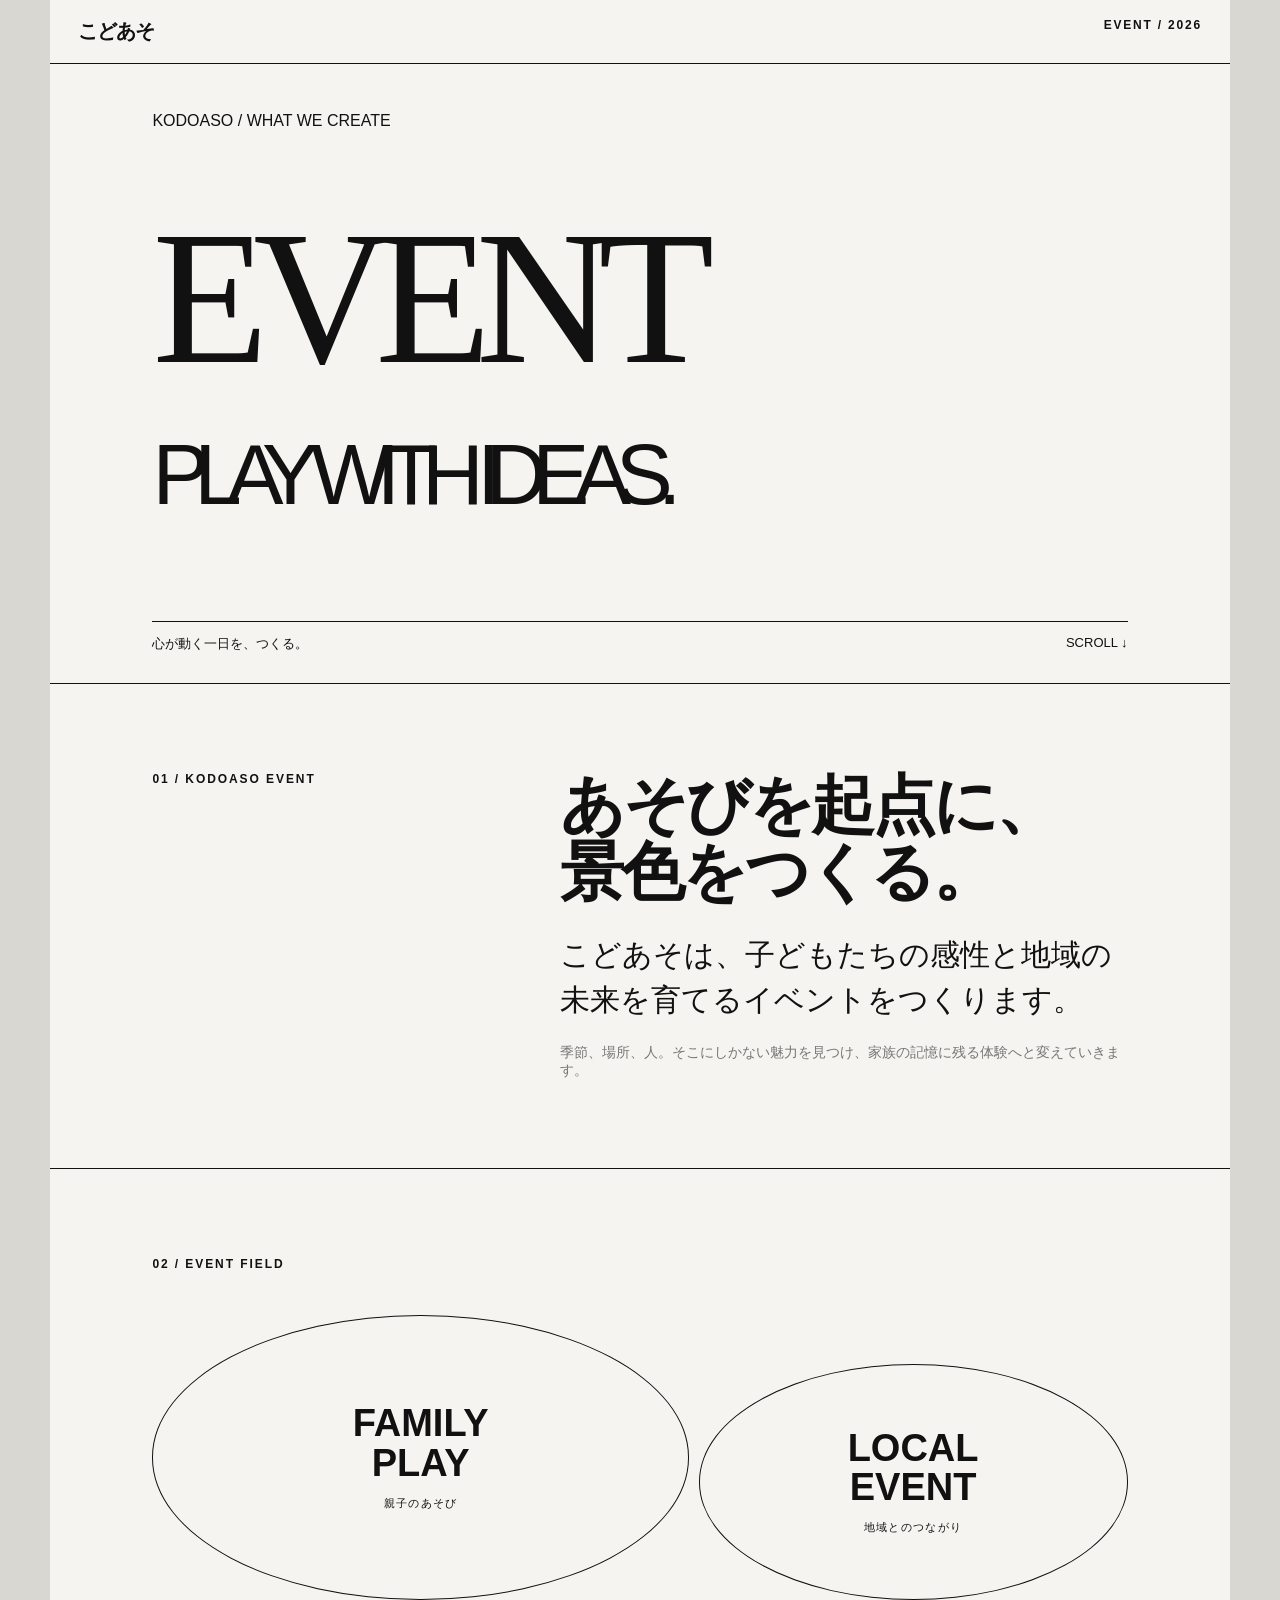
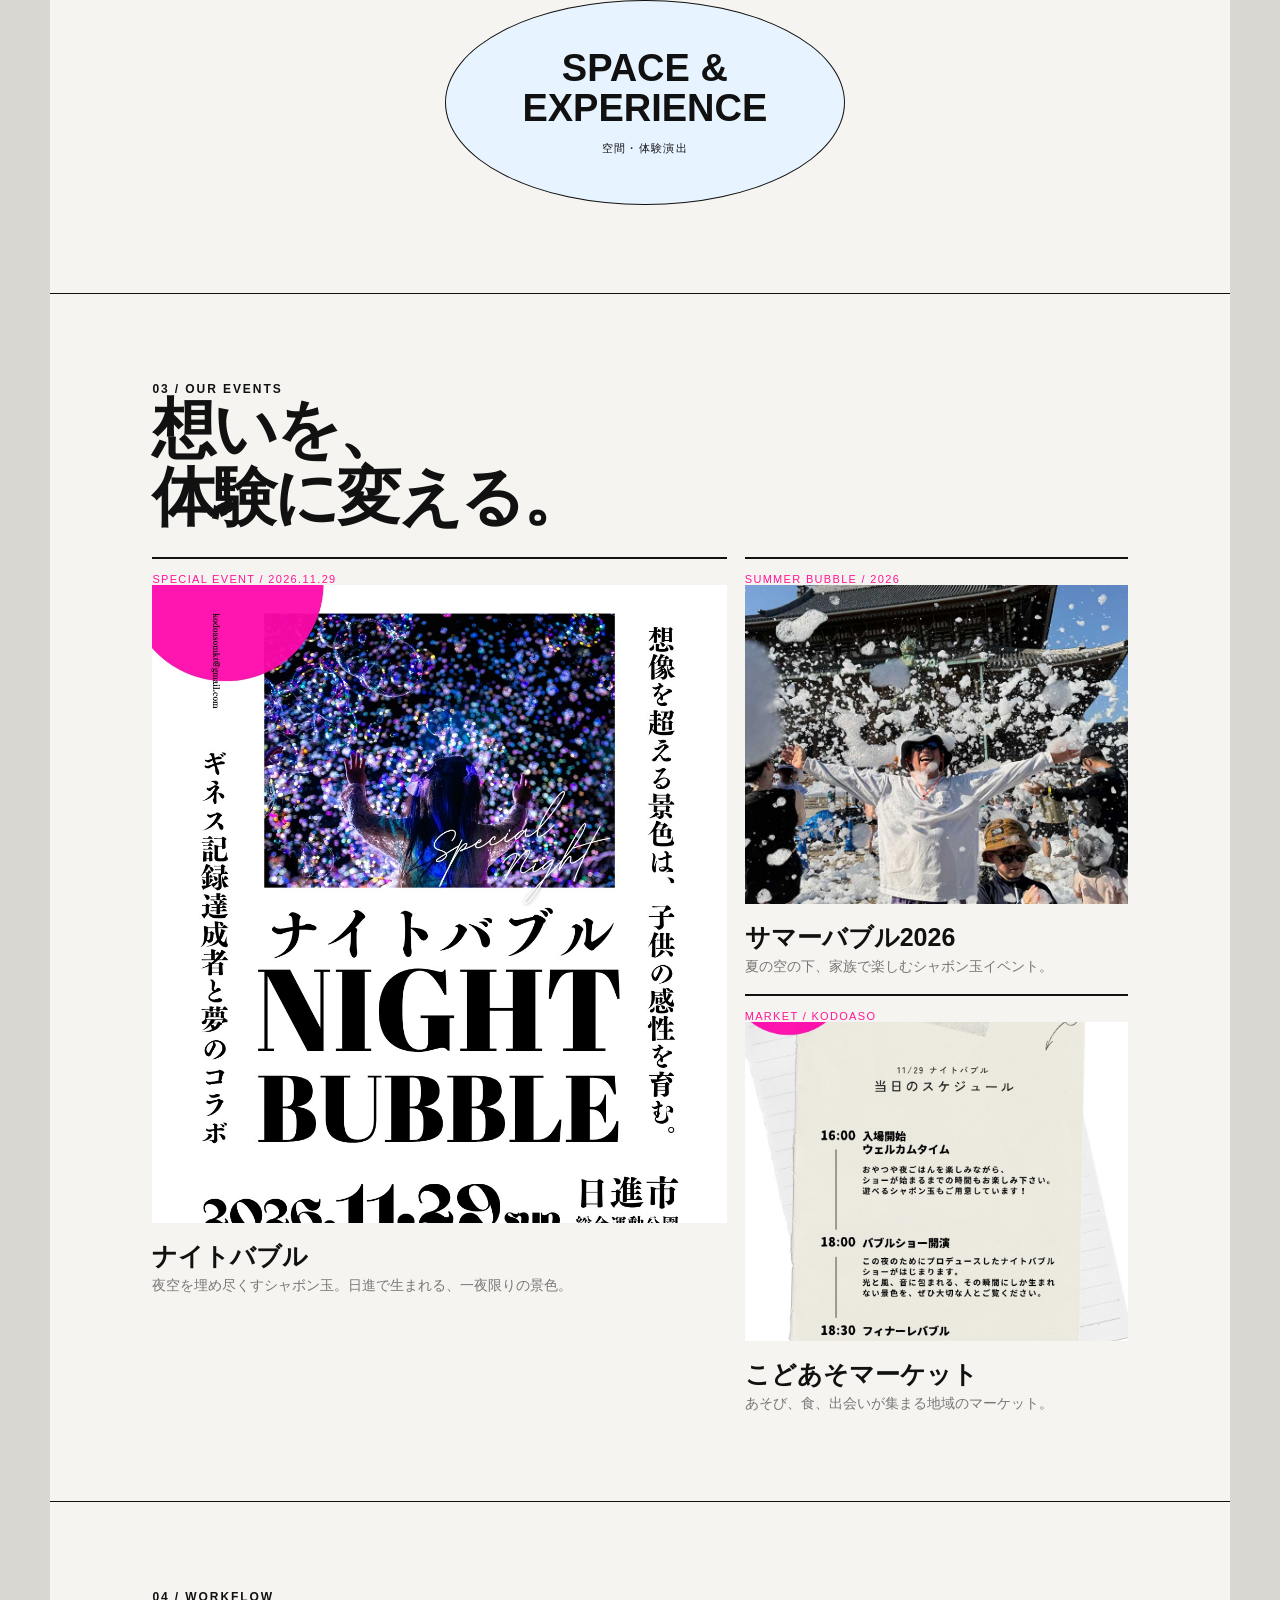
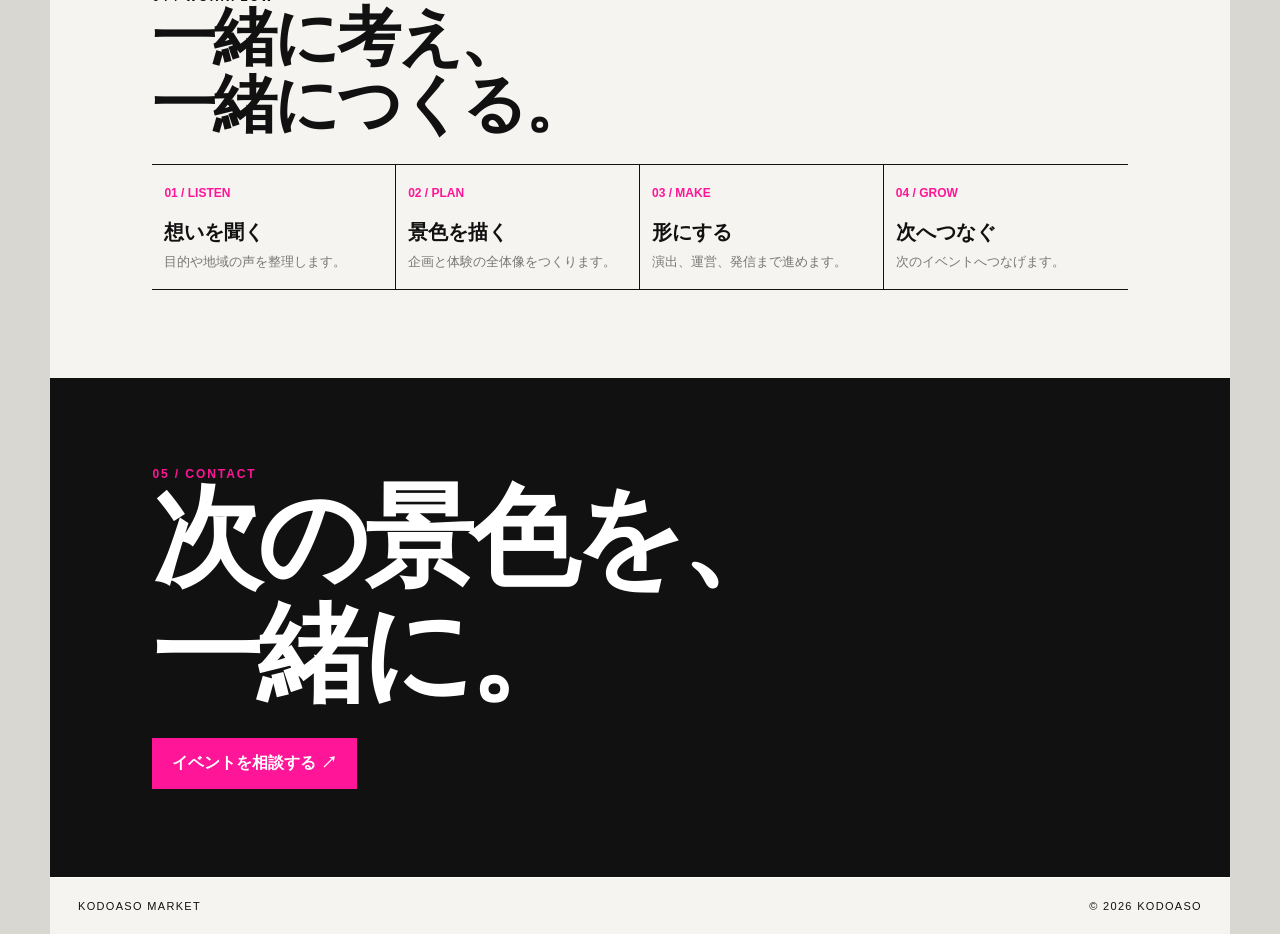
<file: service/event-preview.html>
<!doctype html><html lang="ja"><head><meta charset="utf-8"><meta name="viewport" content="width=device-width,initial-scale=1"><title>EVENT | KODOASO</title><style>
:root{--paper:#f5f4f0;--ink:#111;--pink:#ff1597;--blue:#1479c9;--muted:#777}*{box-sizing:border-box}body{margin:0;background:#d8d7d2;color:var(--ink);font-family:Arial,"Noto Sans JP","Yu Gothic",sans-serif}.page{max-width:1180px;margin:auto;background:var(--paper);overflow:hidden}.nav{display:flex;justify-content:space-between;padding:18px 28px;border-bottom:1px solid;font-size:12px;letter-spacing:.15em;font-weight:700}.logo{font-size:20px;letter-spacing:-.05em}.hero{min-height:620px;padding:48px 8vw 30px;display:flex;flex-direction:column;justify-content:space-between;border-bottom:1px solid}.hero h1{font:clamp(90px,15vw,190px)/.75 Georgia,serif;letter-spacing:-.08em;margin:0}.hero h1 span{font: .45em Arial,sans-serif}.hero-foot{display:flex;justify-content:space-between;border-top:1px solid;padding-top:13px;font-size:13px}.section{padding:88px 8vw;border-bottom:1px solid}.intro{display:grid;grid-template-columns:.7fr 1.3fr;gap:8vw}.no{font-size:12px;letter-spacing:.16em;font-weight:700}.section h2{font-size:clamp(35px,5vw,70px);line-height:1.05;letter-spacing:-.05em;margin:0 0 26px}.intro p{font-size:clamp(20px,2.5vw,30px);line-height:1.5;margin:0}.intro small{display:block;color:var(--muted);font-size:14px;margin-top:22px}.map{height:490px;position:relative;margin-top:44px}.orb{position:absolute;border:1px solid;border-radius:50%;display:grid;place-content:center;text-align:center;font-size:clamp(20px,3vw,38px);font-weight:bold;line-height:1.05;transition:.5s;animation:float 7s ease-in-out infinite}.orb:hover{background:var(--pink);color:#fff;transform:scale(1.05)}.orb small{font:11px Arial,sans-serif;letter-spacing:.12em;margin-top:12px}.one{width:55%;height:58%}.two{width:44%;height:48%;right:0;top:10%;animation-delay:-2s}.three{width:41%;height:42%;left:30%;bottom:0;background:#e7f4ff;animation-delay:-4s}@keyframes float{50%{transform:translateY(12px)}}.events{display:grid;grid-template-columns:1.2fr .8fr;gap:18px}.event{border-top:2px solid;padding-top:14px}.event:first-child{grid-row:span 2}.event img{width:100%;aspect-ratio:1.2;object-fit:cover}.event:first-child img{aspect-ratio:.9}.event h3{font-size:25px;margin:13px 0 4px}.event p{color:var(--muted);font-size:14px;margin:0}.event-meta{color:var(--pink);font-size:11px;letter-spacing:.12em}.flow{display:grid;grid-template-columns:repeat(4,1fr);border-block:1px solid}.flow div{padding:18px 12px;border-right:1px solid}.flow div:last-child{border:0}.flow b{color:var(--pink);font-size:12px}.flow strong{display:block;margin-top:18px;font-size:20px}.flow span{display:block;color:var(--muted);font-size:13px;margin-top:7px}.contact{background:var(--ink);color:#fff}.contact .no{color:var(--pink)}.contact h2{font-family:Georgia,serif;font-size:clamp(48px,9vw,110px)}.cta{display:inline-block;background:var(--pink);color:#fff;text-decoration:none;padding:15px 20px;font-weight:bold}.footer{display:flex;justify-content:space-between;padding:22px 28px;font-size:11px;letter-spacing:.12em}
@media(max-width:700px){body{background:var(--paper)}.nav{padding:16px 18px}.hero{min-height:510px;padding:30px 20px 22px}.hero h1{font-size:25vw}.section{padding:58px 20px 68px}.intro{display:block}.intro .no{margin-bottom:36px}.intro p{font-size:22px}.map{height:400px}.one{width:73%;height:45%}.two{width:63%;height:38%;right:0;top:18%}.three{width:59%;height:34%;left:22%}.orb{font-size:22px}.events{display:block}.event{margin-bottom:34px}.event:last-child{margin-bottom:0}.event img,.event:first-child img{aspect-ratio:1.2}.flow{display:block}.flow div{border-right:0;border-bottom:1px solid}.flow div:last-child{border:0}.flow strong{margin-top:8px}.contact{padding-bottom:80px}.footer{padding:18px}}
</style></head><body><main class="page"><header class="nav"><div class="logo">こどあそ</div><div>EVENT / 2026</div></header><section class="hero"><div>KODOASO / WHAT WE CREATE</div><h1>EVENT<br><span>PLAY WITH IDEAS.</span></h1><div class="hero-foot"><span>心が動く一日を、つくる。</span><span>SCROLL ↓</span></div></section><section class="section intro"><div class="no">01 / KODOASO EVENT</div><div><h2>あそびを起点に、<br>景色をつくる。</h2><p>こどあそは、子どもたちの感性と地域の未来を育てるイベントをつくります。</p><small>季節、場所、人。そこにしかない魅力を見つけ、家族の記憶に残る体験へと変えていきます。</small></div></section><section class="section"><div class="no">02 / EVENT FIELD</div><div class="map"><div class="orb one">FAMILY<br>PLAY<small>親子のあそび</small></div><div class="orb two">LOCAL<br>EVENT<small>地域とのつながり</small></div><div class="orb three">SPACE &amp;<br>EXPERIENCE<small>空間・体験演出</small></div></div></section><section class="section"><div class="no">03 / OUR EVENTS</div><h2>想いを、<br>体験に変える。</h2><div class="events"><article class="event"><div class="event-meta">SPECIAL EVENT / 2026.11.29</div><img src="../night-bubble-assets/hero.jpg" alt="ナイトバブル"><h3>ナイトバブル</h3><p>夜空を埋め尽くすシャボン玉。日進で生まれる、一夜限りの景色。</p></article><article class="event"><div class="event-meta">SUMMER BUBBLE / 2026</div><img src="event-assets/summer-bubble-2026/summer-bubble-2026-main.jpg" alt="サマーバブル2026"><h3>サマーバブル2026</h3><p>夏の空の下、家族で楽しむシャボン玉イベント。</p></article><article class="event"><div class="event-meta">MARKET / KODOASO</div><img src="../night-bubble-assets/schedule.jpg" alt="こどあそマーケット"><h3>こどあそマーケット</h3><p>あそび、食、出会いが集まる地域のマーケット。</p></article></div></section><section class="section"><div class="no">04 / WORKFLOW</div><h2>一緒に考え、<br>一緒につくる。</h2><div class="flow"><div><b>01 / LISTEN</b><strong>想いを聞く</strong><span>目的や地域の声を整理します。</span></div><div><b>02 / PLAN</b><strong>景色を描く</strong><span>企画と体験の全体像をつくります。</span></div><div><b>03 / MAKE</b><strong>形にする</strong><span>演出、運営、発信まで進めます。</span></div><div><b>04 / GROW</b><strong>次へつなぐ</strong><span>次のイベントへつなげます。</span></div></div></section><section class="section contact"><div class="no">05 / CONTACT</div><h2>次の景色を、<br>一緒に。</h2><a class="cta" href="#">イベントを相談する ↗</a></section><footer class="footer"><span>KODOASO MARKET</span><span>© 2026 KODOASO</span></footer></main></body></html>
</file>
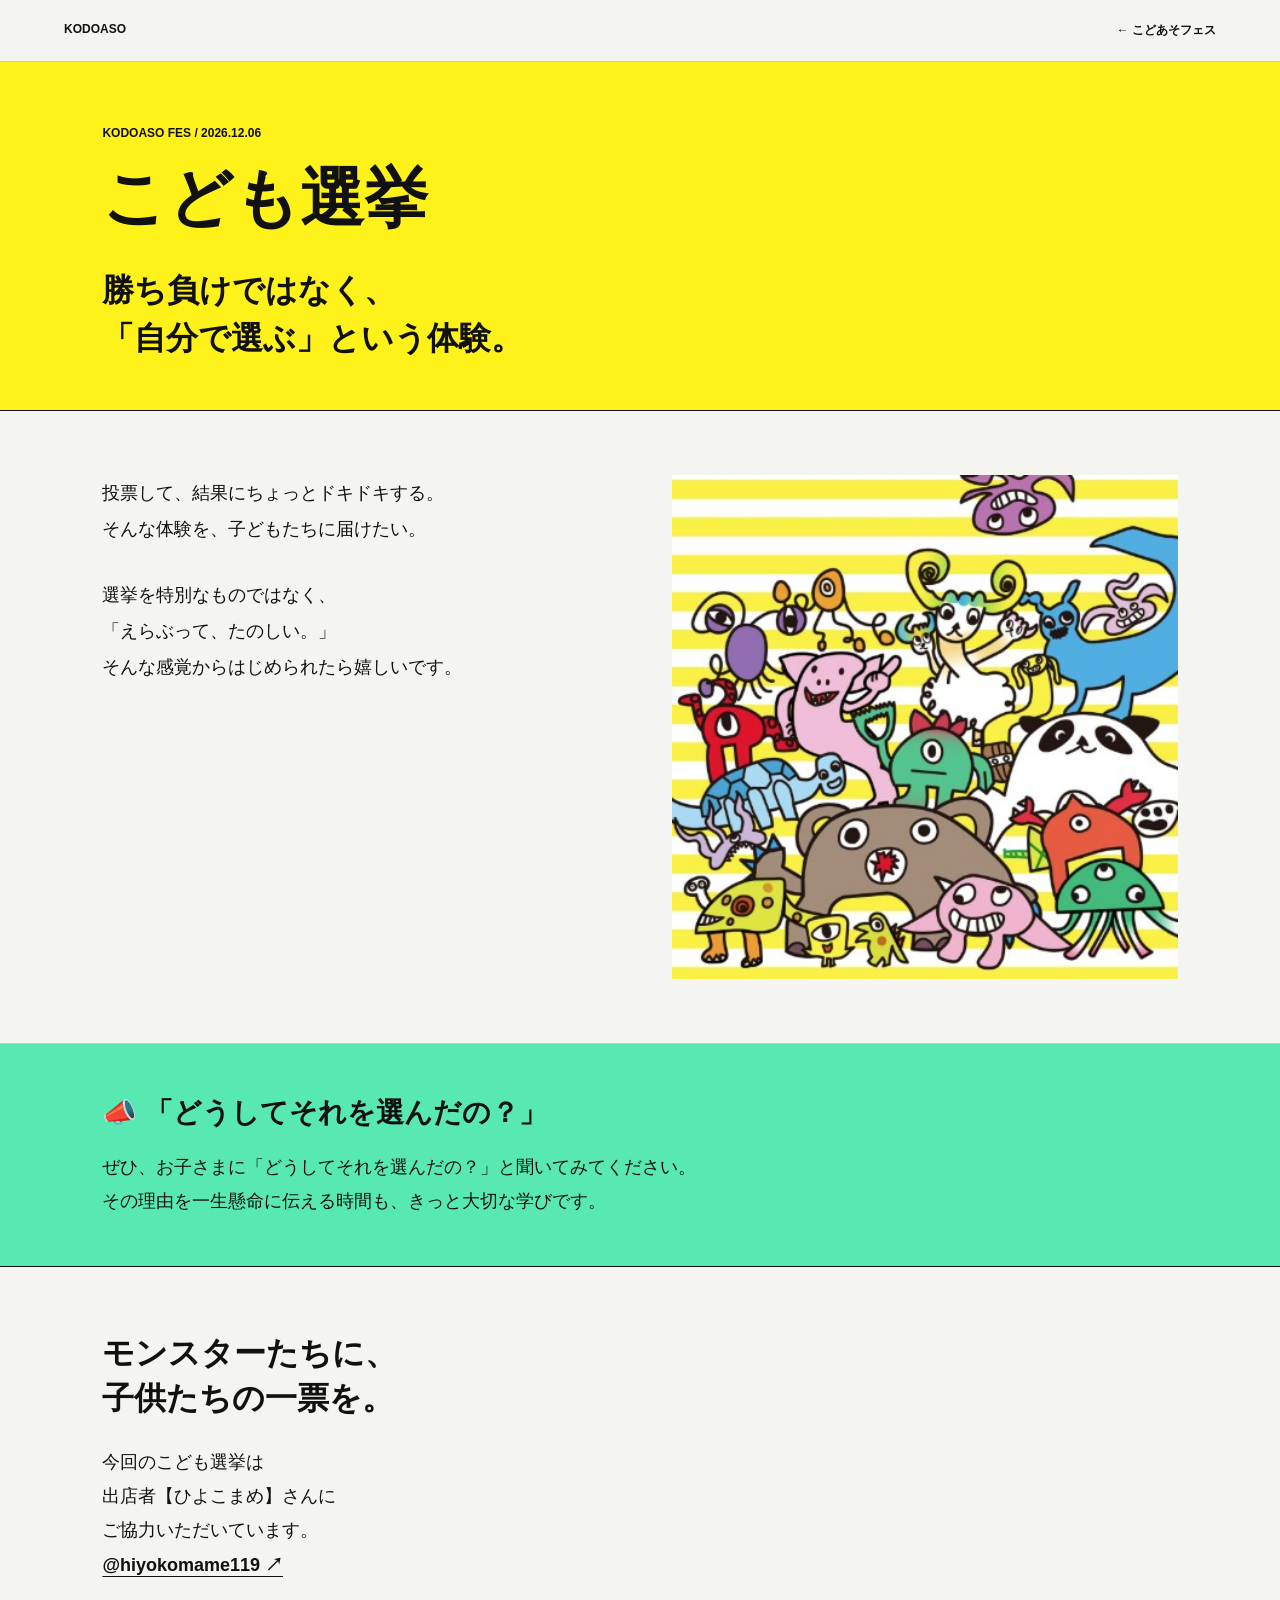
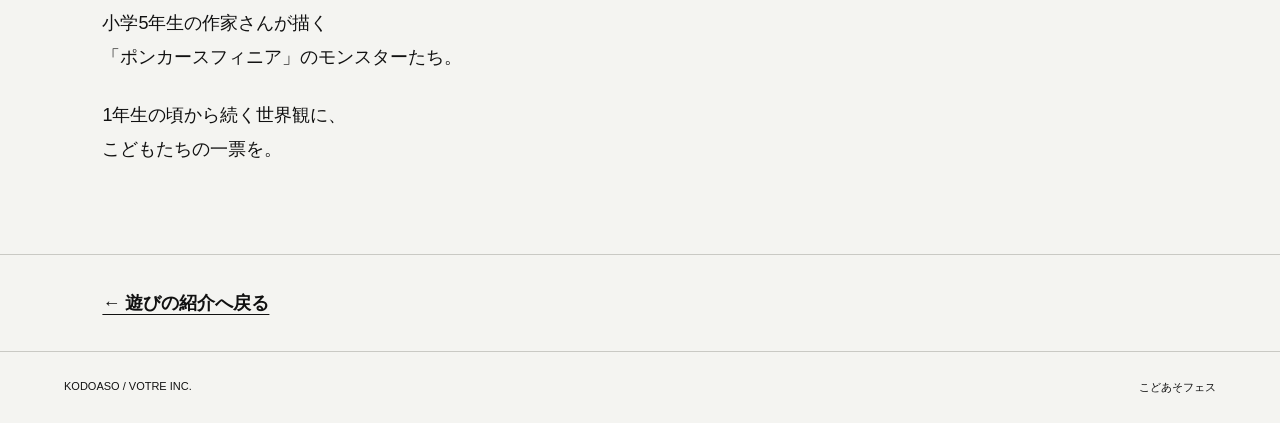
<file: events/kodomoaso-fes-2026/kodomo-election.html>
<!doctype html>
<html lang="ja">
<head>
<meta charset="utf-8">
<meta name="viewport" content="width=device-width, initial-scale=1">
<title>こども選挙 | こどあそフェス</title>
<meta name="description" content="勝ち負けではなく、自分で選ぶという体験。こどあそフェスのこども選挙で、ポンカースフィニアのモンスターたちに子供たちの一票を。">
<style>
:root{--ink:#111;--paper:#f4f4f1;--yellow:#fff21a;--green:#57e9b1;--line:#c9c9c4}
*{box-sizing:border-box}
body{margin:0;background:var(--paper);color:var(--ink);font-family:Arial,"Noto Sans JP",sans-serif;letter-spacing:0}
a{color:inherit;text-underline-offset:5px}
a:focus-visible{outline:3px solid var(--ink);outline-offset:5px}
.site-header{display:flex;justify-content:space-between;gap:20px;padding:22px 5vw;border-bottom:1px solid var(--line);font-size:12px}
.brand{font-weight:800;text-decoration:none}
.back-link{font-weight:700;text-decoration:none}
.title-band{padding:64px 8vw 48px;background:var(--yellow);border-bottom:1px solid var(--ink)}
.label{font-size:12px;font-weight:700;margin:0 0 22px}
h1{font-size:64px;line-height:1.15;margin:0 0 30px;overflow-wrap:anywhere}
.intro{font-size:32px;line-height:1.5;font-weight:800;margin:0;max-width:820px}
.story{padding:64px 8vw;display:grid;grid-template-columns:minmax(0,1fr) minmax(0,1fr);gap:64px;align-items:start;border-bottom:1px solid var(--line)}
.story-copy{font-size:18px;line-height:2;max-width:640px}
.story-copy p{margin:0 0 30px}
.story-image{display:block;width:100%;height:auto}
.family-band{padding:48px 8vw;background:var(--green);border-bottom:1px solid var(--ink)}
.family-band h2{font-size:28px;line-height:1.5;margin:0 0 16px}
.family-band p{font-size:18px;line-height:1.9;max-width:820px;margin:0}
.collaboration{padding:64px 8vw;border-bottom:1px solid var(--line)}
.collaboration h2{font-size:32px;line-height:1.4;margin:0 0 24px}
.collaboration p{font-size:18px;line-height:1.9;max-width:760px;margin:0 0 24px}
.instagram{display:inline-block;font-weight:700}
.return-band{padding:36px 8vw}
.return-band a{font-weight:800;font-size:18px}
.footer{display:flex;justify-content:space-between;gap:20px;padding:28px 5vw;border-top:1px solid var(--line);font-size:11px}
@media(max-width:700px){
 .site-header{padding:20px 7vw}
 .title-band{padding:44px 7vw 36px}
 h1{font-size:40px;margin-bottom:24px}
 .intro{font-size:24px}
 .story{grid-template-columns:1fr;gap:26px;padding:40px 7vw}
 .story-image{order:-1;max-width:480px;margin:auto}
 .story-copy{font-size:16px}
 .family-band,.collaboration{padding:40px 7vw}
 .family-band h2{font-size:24px}
 .family-band p,.collaboration p{font-size:16px}
 .collaboration h2{font-size:28px}
 .return-band{padding:30px 7vw}
 .footer{padding:24px 7vw;flex-wrap:wrap}
}
</style>
</head>
<body>
<header class="site-header"><a class="brand" href="../../homepage-preview.html">KODOASO</a><a class="back-link" href="./#play-introduction">← こどあそフェス</a></header>
<main>
<section class="title-band">
<p class="label">KODOASO FES / 2026.12.06</p>
<h1>こども選挙</h1>
<p class="intro">勝ち負けではなく、<br>「自分で選ぶ」という体験。</p>
</section>
<section class="story">
<div class="story-copy">
<p>投票して、結果にちょっとドキドキする。<br>そんな体験を、子どもたちに届けたい。</p>
<p>選挙を特別なものではなく、<br>「えらぶって、たのしい。」<br>そんな感覚からはじめられたら嬉しいです。</p>
</div>
<img class="story-image" src="program-assets/election-characters.jpg" alt="ポンカースフィニアの色とりどりのモンスターたち">
</section>
<section class="family-band">
<h2>📣 「どうしてそれを選んだの？」</h2>
<p>ぜひ、お子さまに「どうしてそれを選んだの？」と聞いてみてください。<br>その理由を一生懸命に伝える時間も、きっと大切な学びです。</p>
</section>
<section class="collaboration">
<h2>モンスターたちに、<br>子供たちの一票を。</h2>
<p>今回のこども選挙は<br>出店者【ひよこまめ】さんに<br>ご協力いただいています。<br><a class="instagram" href="https://www.instagram.com/hiyokomame119/" target="_blank" rel="noopener noreferrer">@hiyokomame119 ↗</a></p>
<p>小学5年生の作家さんが描く<br>「ポンカースフィニア」のモンスターたち。</p>
<p>1年生の頃から続く世界観に、<br>こどもたちの一票を。</p>
</section>
<nav class="return-band" aria-label="イベントページへ戻る"><a href="./#play-introduction">← 遊びの紹介へ戻る</a></nav>
</main>
<footer class="footer"><span>KODOASO / VOTRE INC.</span><span>こどあそフェス</span></footer>
</body>
</html>
</file>
